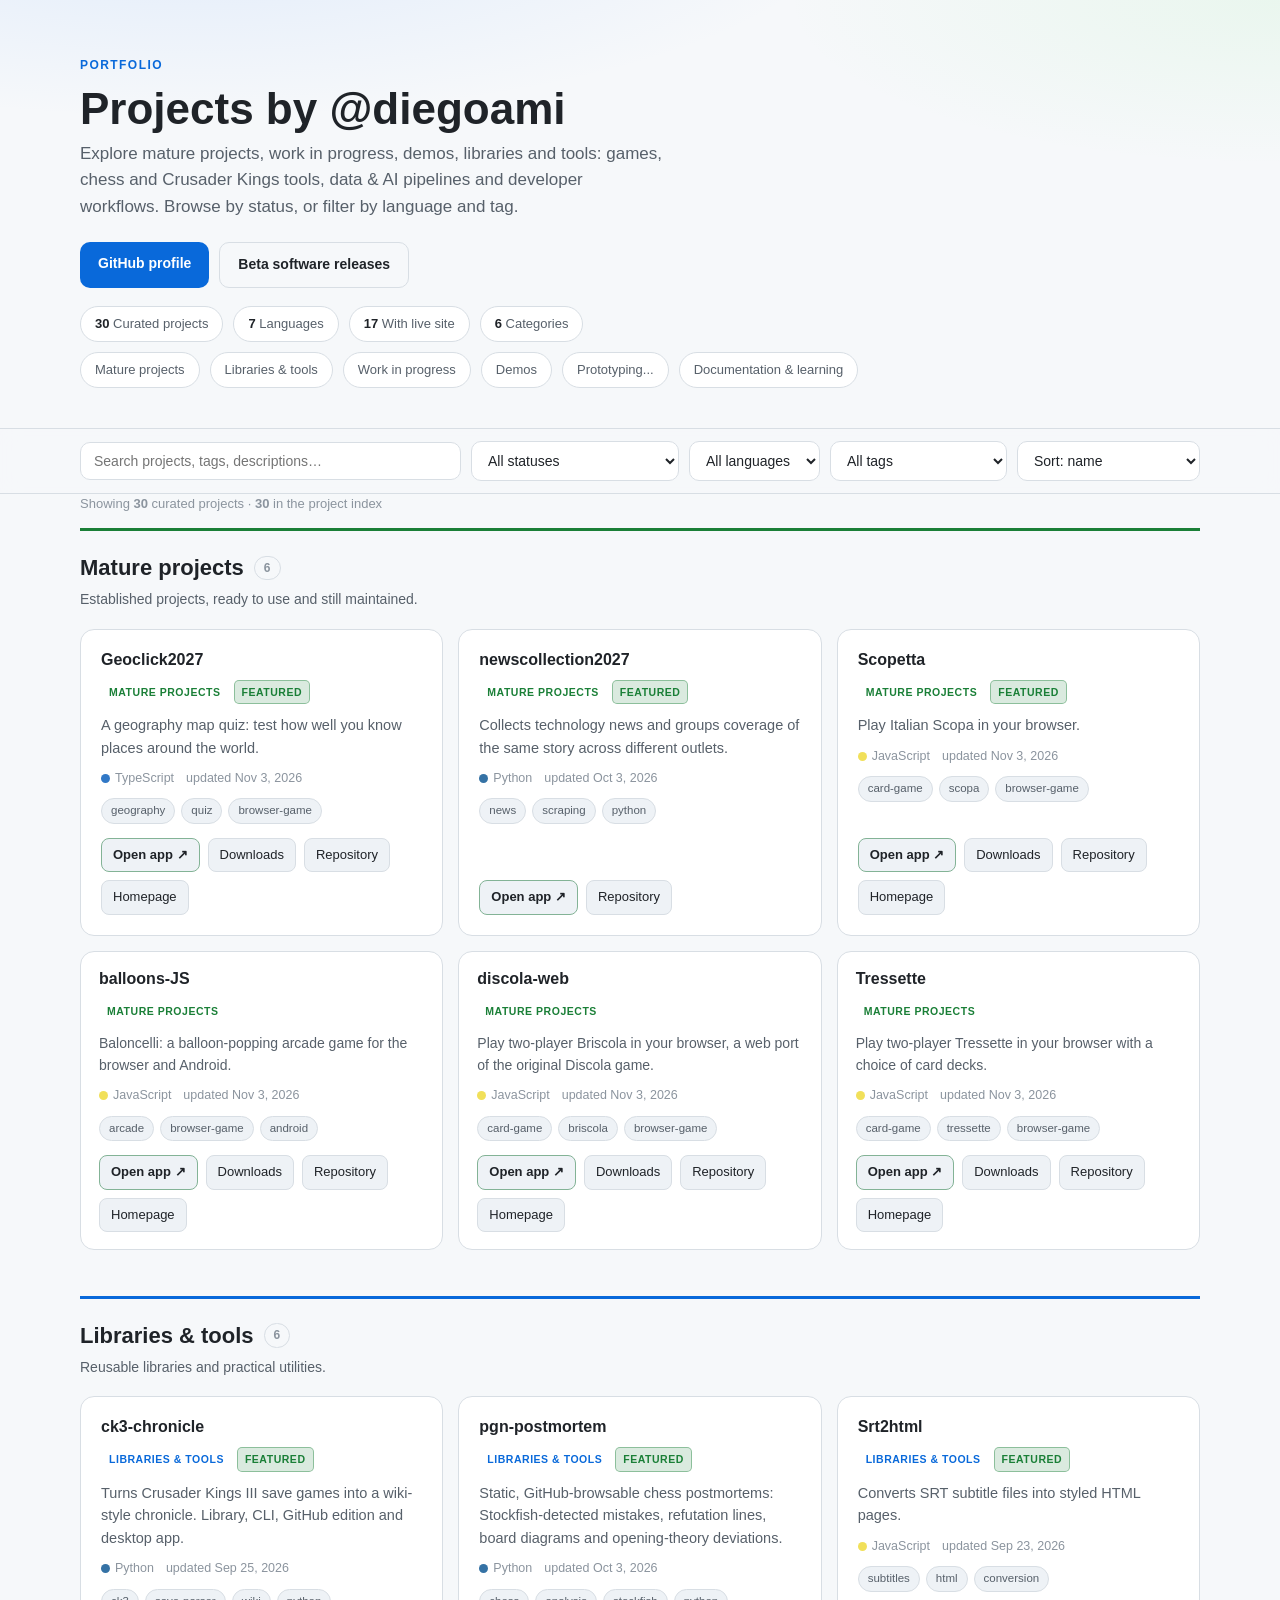
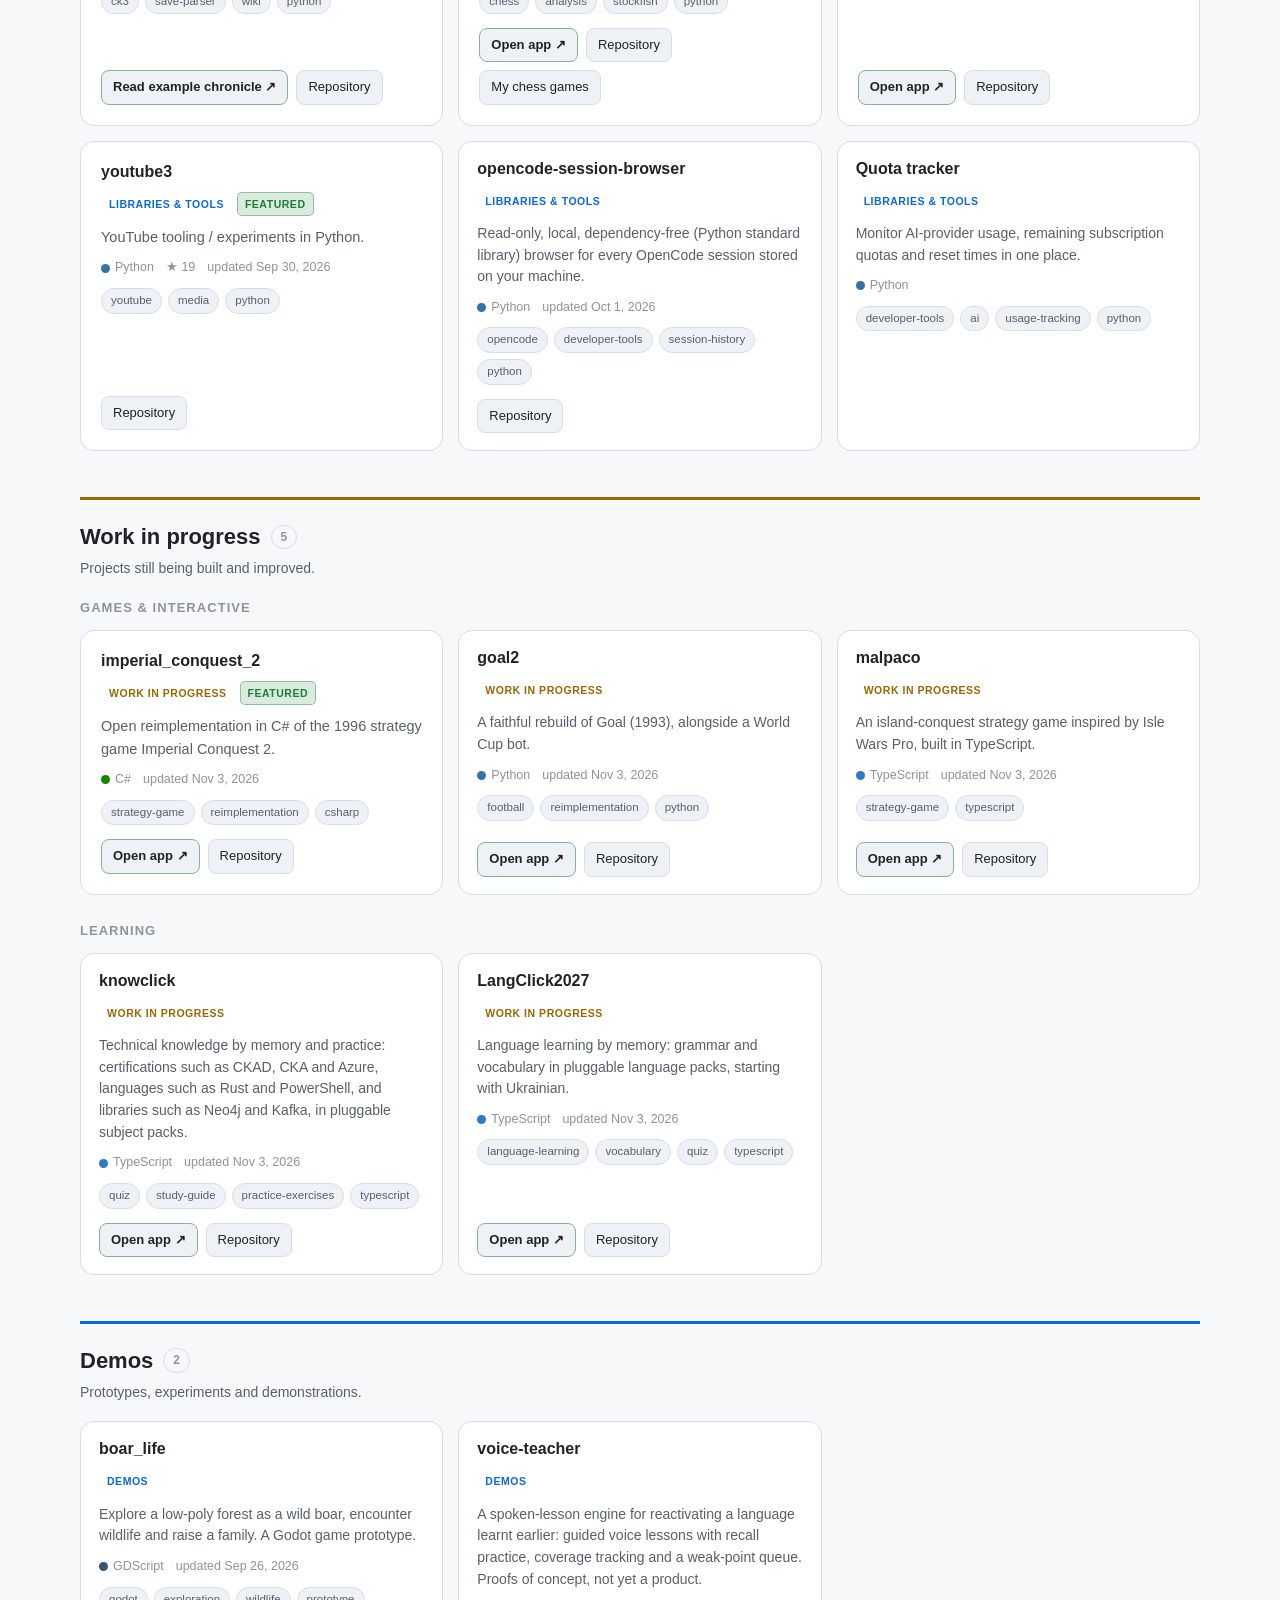
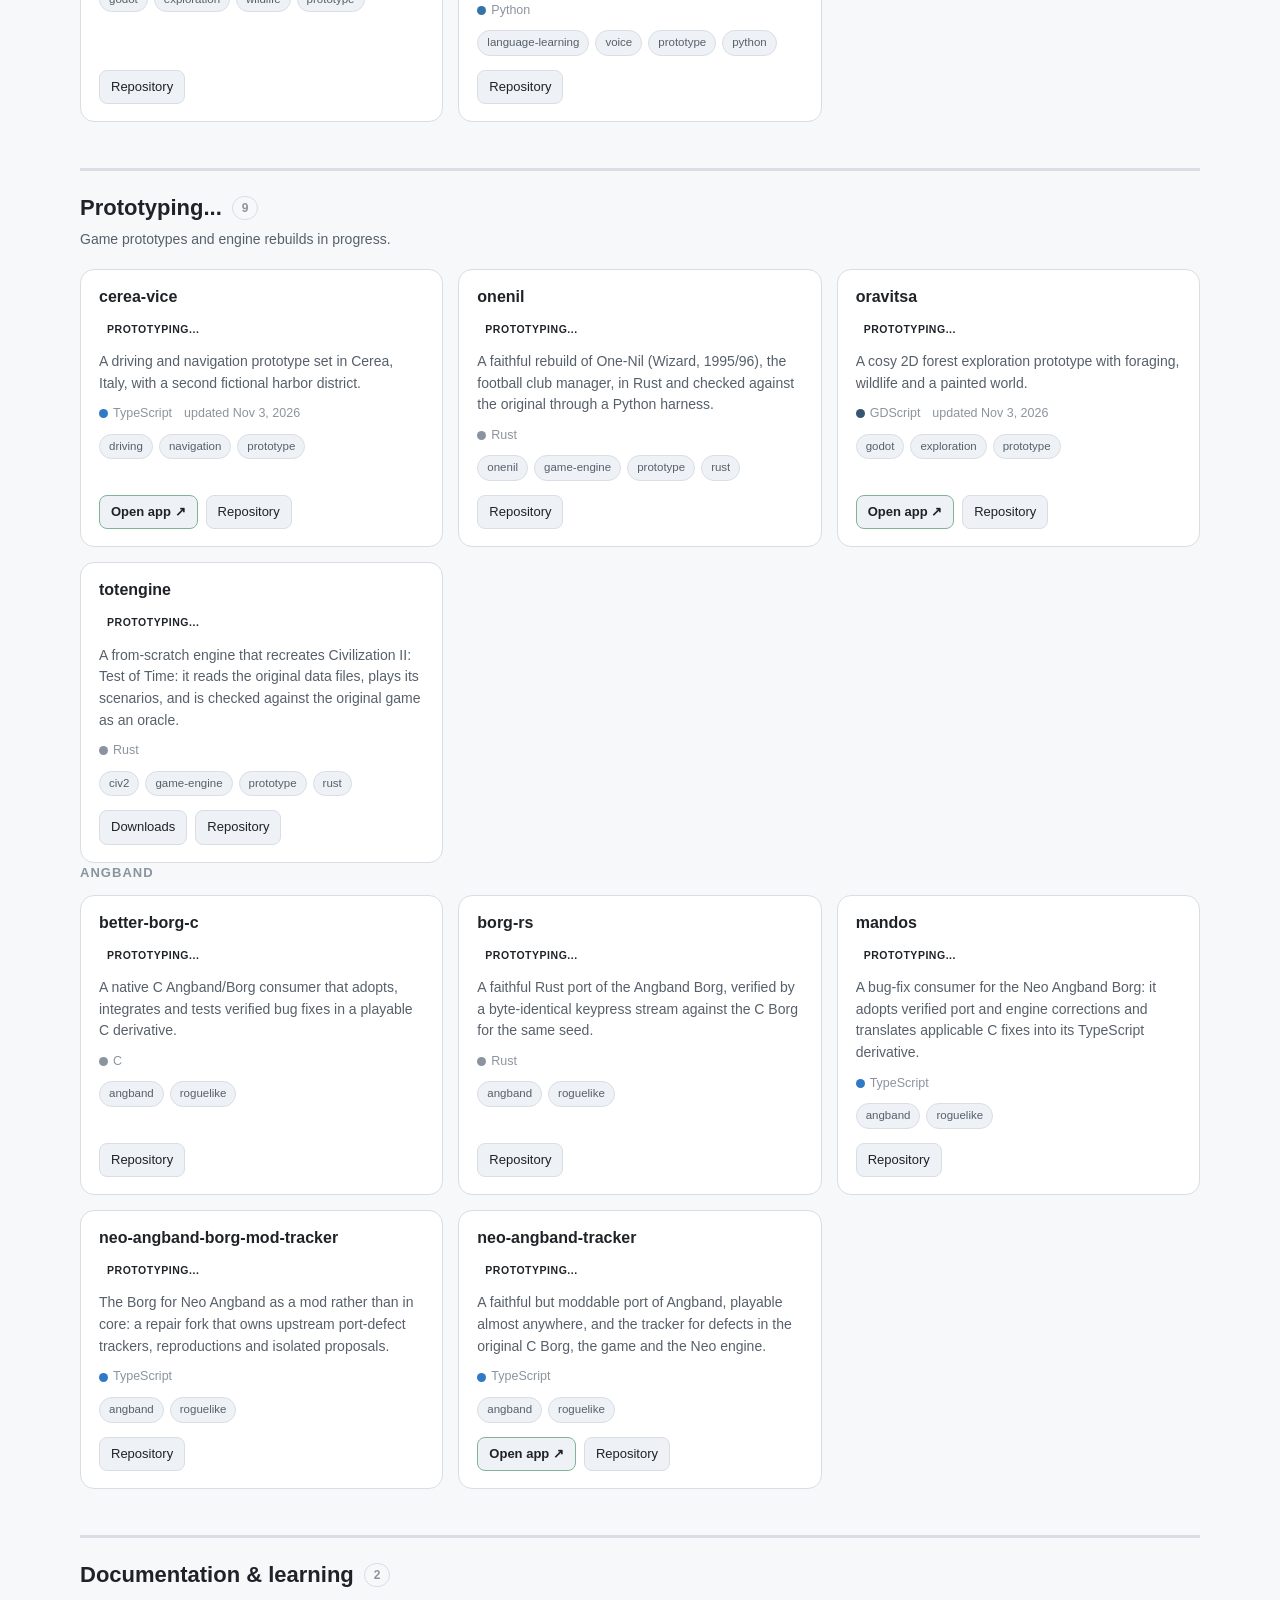
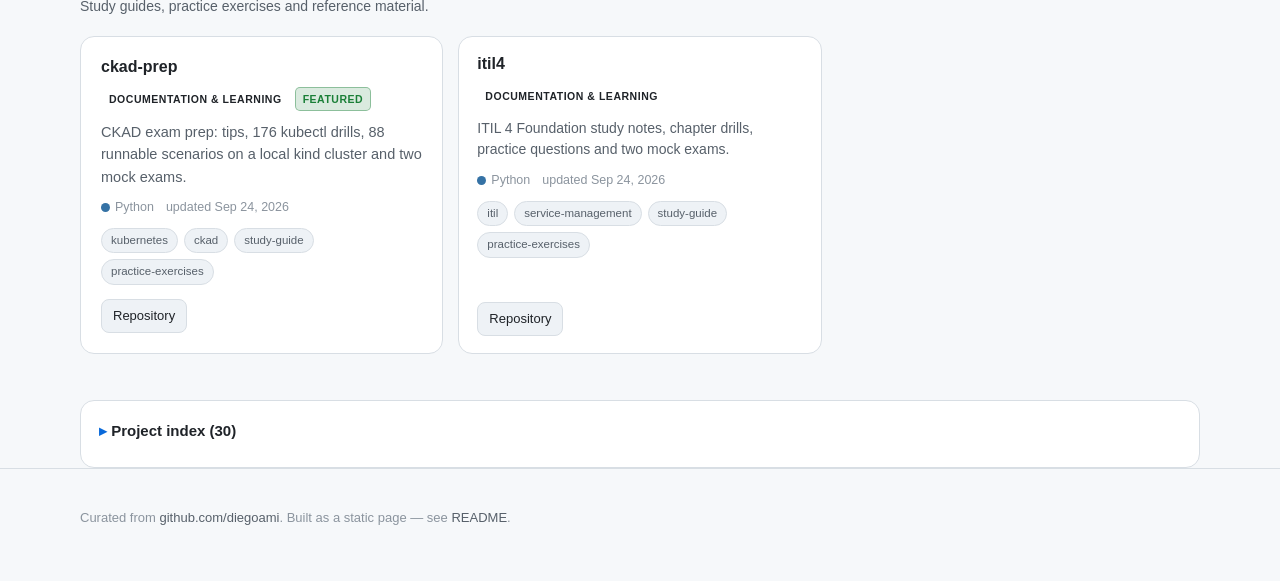
<file: index.html>
<!doctype html>
<html lang="en">
<head>
  <meta charset="utf-8" />
  <meta name="viewport" content="width=device-width, initial-scale=1" />
  <title>diegoami — Projects & Portfolio</title>
  <meta name="description" content="A curated overview of open-source projects by diegoami: games, chess tooling, Crusader Kings utilities, AI/data pipelines, DevOps prep and developer tooling." />
  <meta name="author" content="diegoami" />
  <meta property="og:title" content="diegoami — Projects & Portfolio" />
  <meta property="og:description" content="Curated open-source projects: games, chess tooling, Crusader Kings utilities, AI/data pipelines and developer tooling." />
  <meta property="og:type" content="website" />
  <link rel="stylesheet" href="assets/styles.css" />
  <script>window.__SITE_MODE__ = "public";</script>
</head>
<body>
  <header class="hero">
    <div class="wrap hero-inner">
      <div class="eyebrow">Portfolio</div>
      <h1>Projects by @diegoami</h1>
      <p class="lead">
        Explore mature projects, work in progress, demos, libraries and tools: games, chess and
        Crusader&nbsp;Kings tools, data &amp; AI pipelines and developer workflows.
        Browse by status, or filter by language and tag.
      </p>
      <div class="hero-actions">
        <a class="btn" href="https://github.com/diegoami" target="_blank" rel="noopener">GitHub profile</a>
        <a class="btn ghost" href="releases.html">Beta software releases</a>
      </div>
      <div class="stats" id="stats"></div>
      <nav class="stats" id="nav" style="margin-top:10px" aria-label="Project categories"></nav>
    </div>
  </header>

  <div class="controls">
    <div class="wrap controls-inner">
      <input id="search" type="search" placeholder="Search projects, tags, descriptions…" aria-label="Search projects" />
      <select id="statusFilter" aria-label="Filter by project status"></select>
      <select id="langFilter" aria-label="Filter by language"></select>
      <select id="tagFilter" aria-label="Filter by tag"></select>
      <select id="sortFilter" aria-label="Sort">
        <option value="name">Sort: name</option>
        <option value="pushed">Sort: recently updated</option>
        <option value="stars">Sort: stars</option>
      </select>
    </div>
  </div>

  <main class="wrap">
    <div id="app"></div>
  </main>

  <footer>
    <div class="wrap">
      <p>
        Curated from <a href="https://github.com/diegoami" target="_blank" rel="noopener">github.com/diegoami</a>.
        Built as a static page — see <a href="README.md">README</a>.
      </p>
    </div>
  </footer>

  <script type="module" src="assets/app.js?v=20261107-subjects"></script>
</body>
</html>
</file>
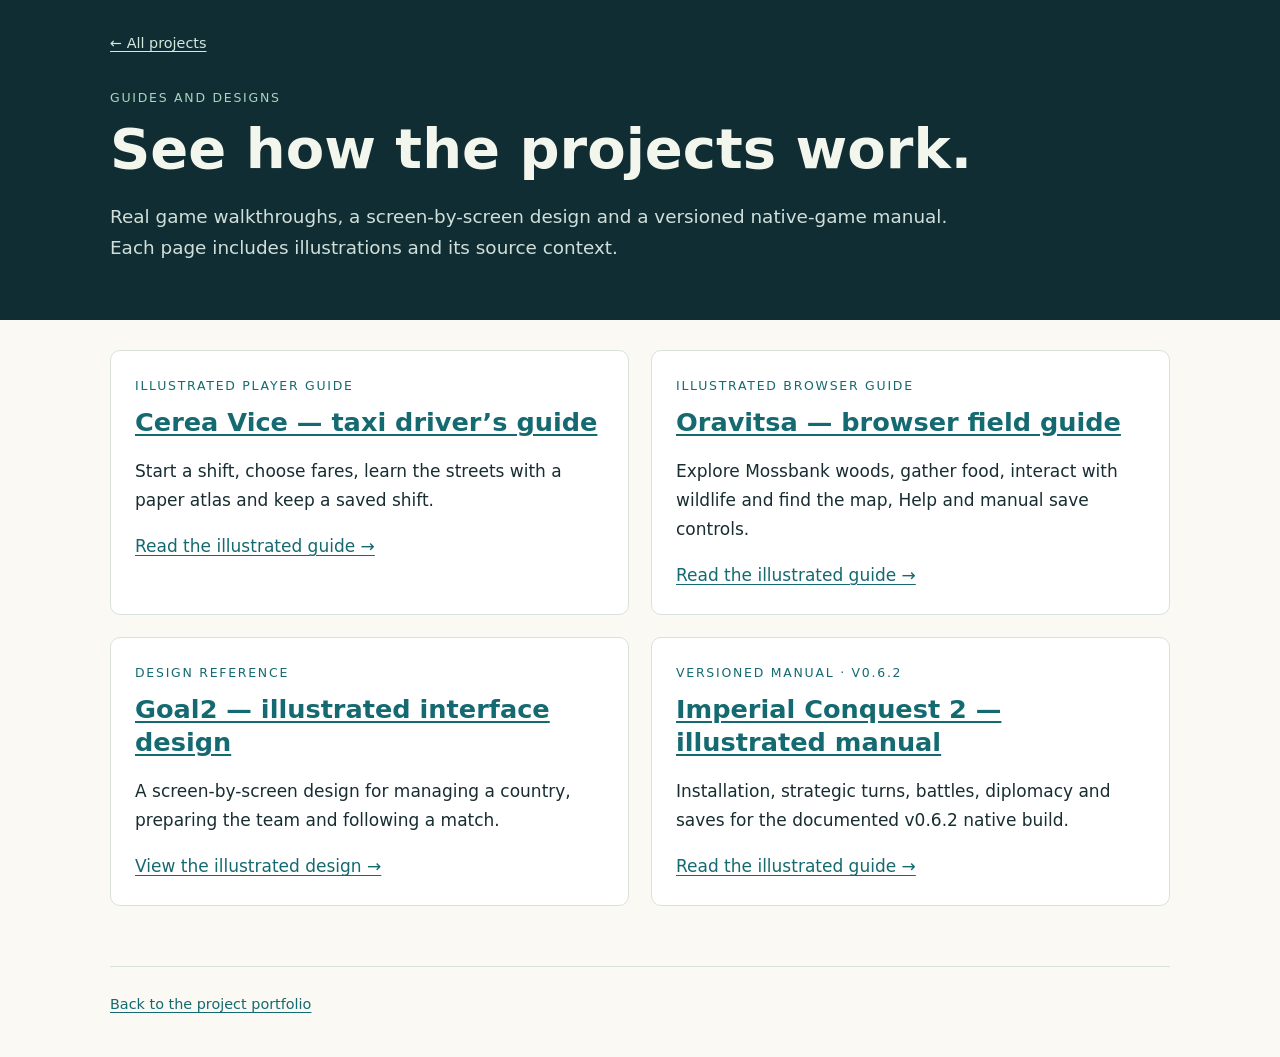
<file: guides/index.html>
<!doctype html><html lang="en"><head><meta charset="utf-8"><meta name="viewport" content="width=device-width,initial-scale=1"><title>Illustrated guides and designs — diegoami</title><link rel="stylesheet" href="guide.css"></head><body><header class="hero"><div class="wrap"><a class="back" href="../">← All projects</a><p class="eyebrow">Guides and designs</p><h1>See how the projects work.</h1><p class="lead">Real game walkthroughs, a screen-by-screen design and a versioned native-game manual. Each page includes illustrations and its source context.</p></div></header><main class="wrap guide-grid"><article class="guide-card"><p class="eyebrow">Illustrated player guide</p><h2><a href="cerea-vice/">Cerea Vice — taxi driver’s guide</a></h2><p>Start a shift, choose fares, learn the streets with a paper atlas and keep a saved shift.</p><a href="cerea-vice/">Read the illustrated guide →</a></article><article class="guide-card"><p class="eyebrow">Illustrated browser guide</p><h2><a href="oravitsa/">Oravitsa — browser field guide</a></h2><p>Explore Mossbank woods, gather food, interact with wildlife and find the map, Help and manual save controls.</p><a href="oravitsa/">Read the illustrated guide →</a></article><article class="guide-card"><p class="eyebrow">Design reference</p><h2><a href="goal2/">Goal2 — illustrated interface design</a></h2><p>A screen-by-screen design for managing a country, preparing the team and following a match.</p><a href="goal2/">View the illustrated design →</a></article><article class="guide-card"><p class="eyebrow">Versioned manual · v0.6.2</p><h2><a href="imperial-conquest-2/">Imperial Conquest 2 — illustrated manual</a></h2><p>Installation, strategic turns, battles, diplomacy and saves for the documented v0.6.2 native build.</p><a href="imperial-conquest-2/">Read the illustrated guide →</a></article></main><footer class="wrap"><a href="../">Back to the project portfolio</a></footer></body></html>
</file>
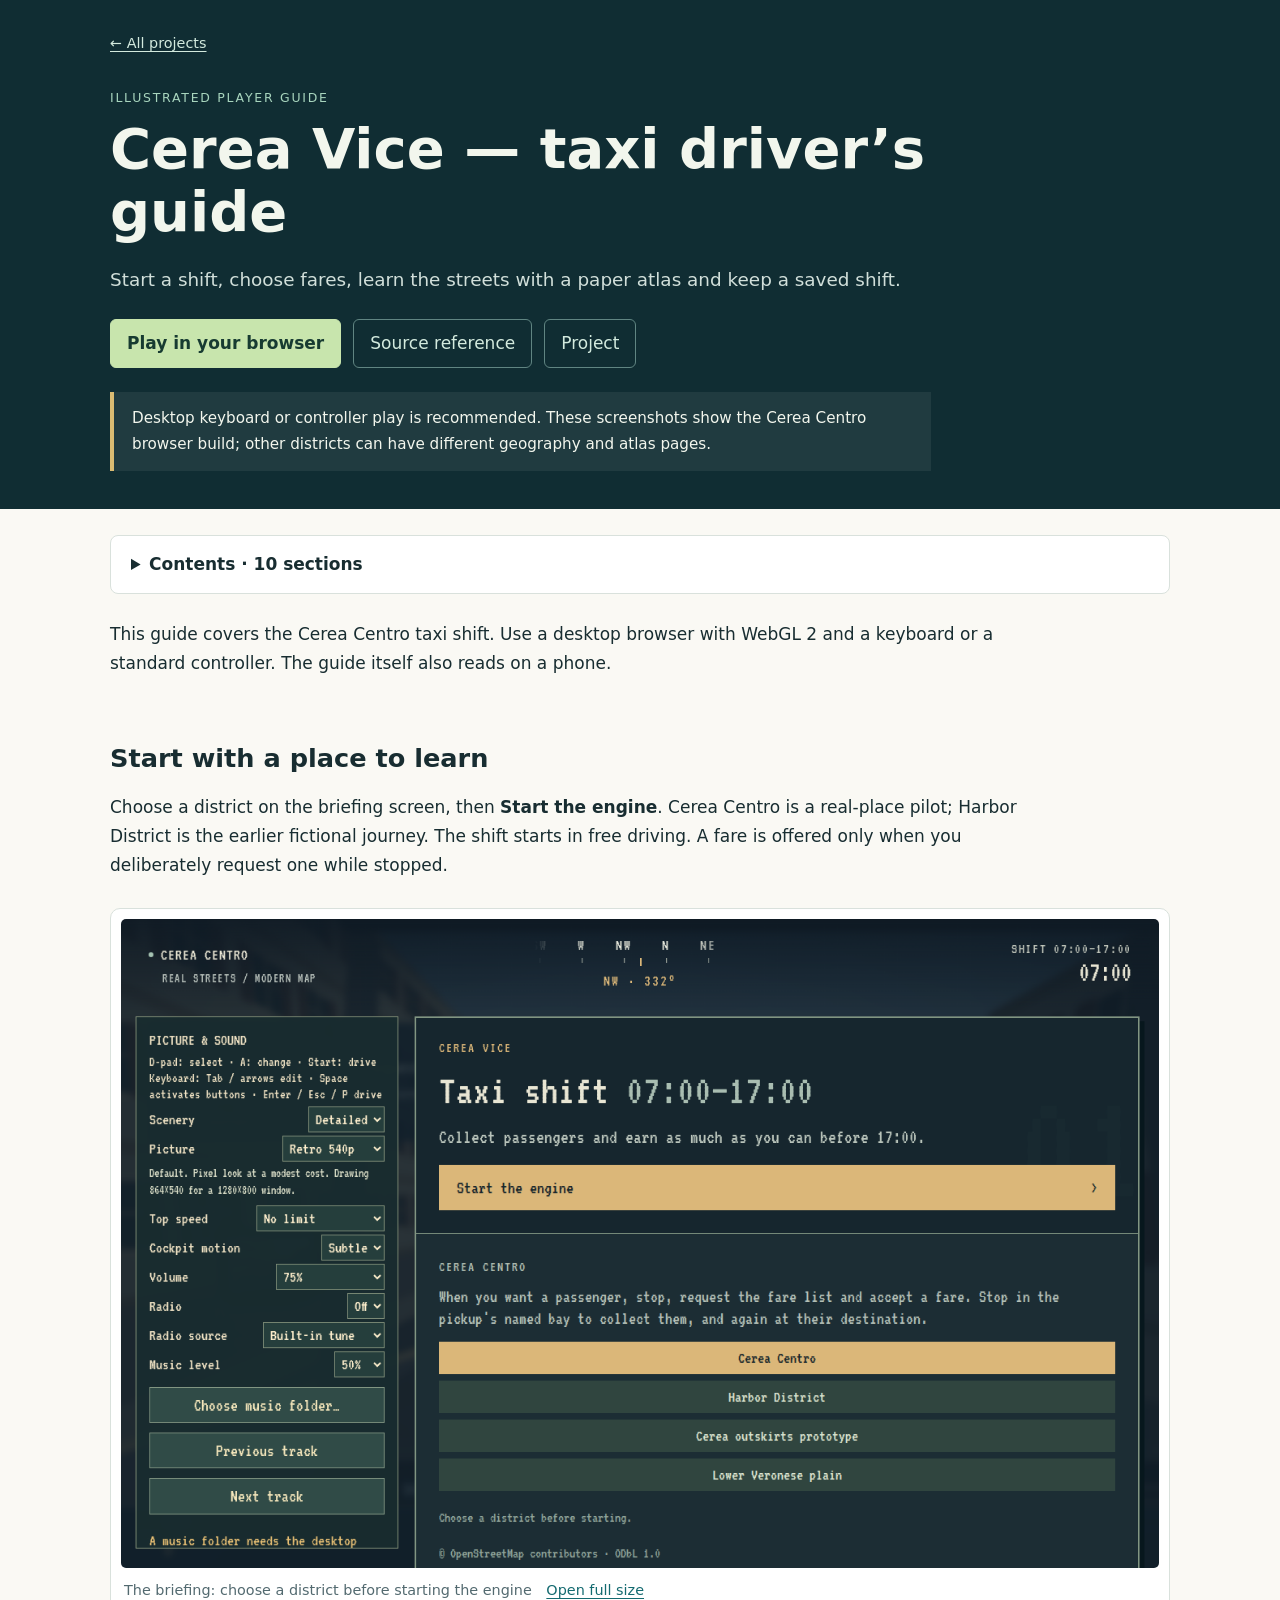
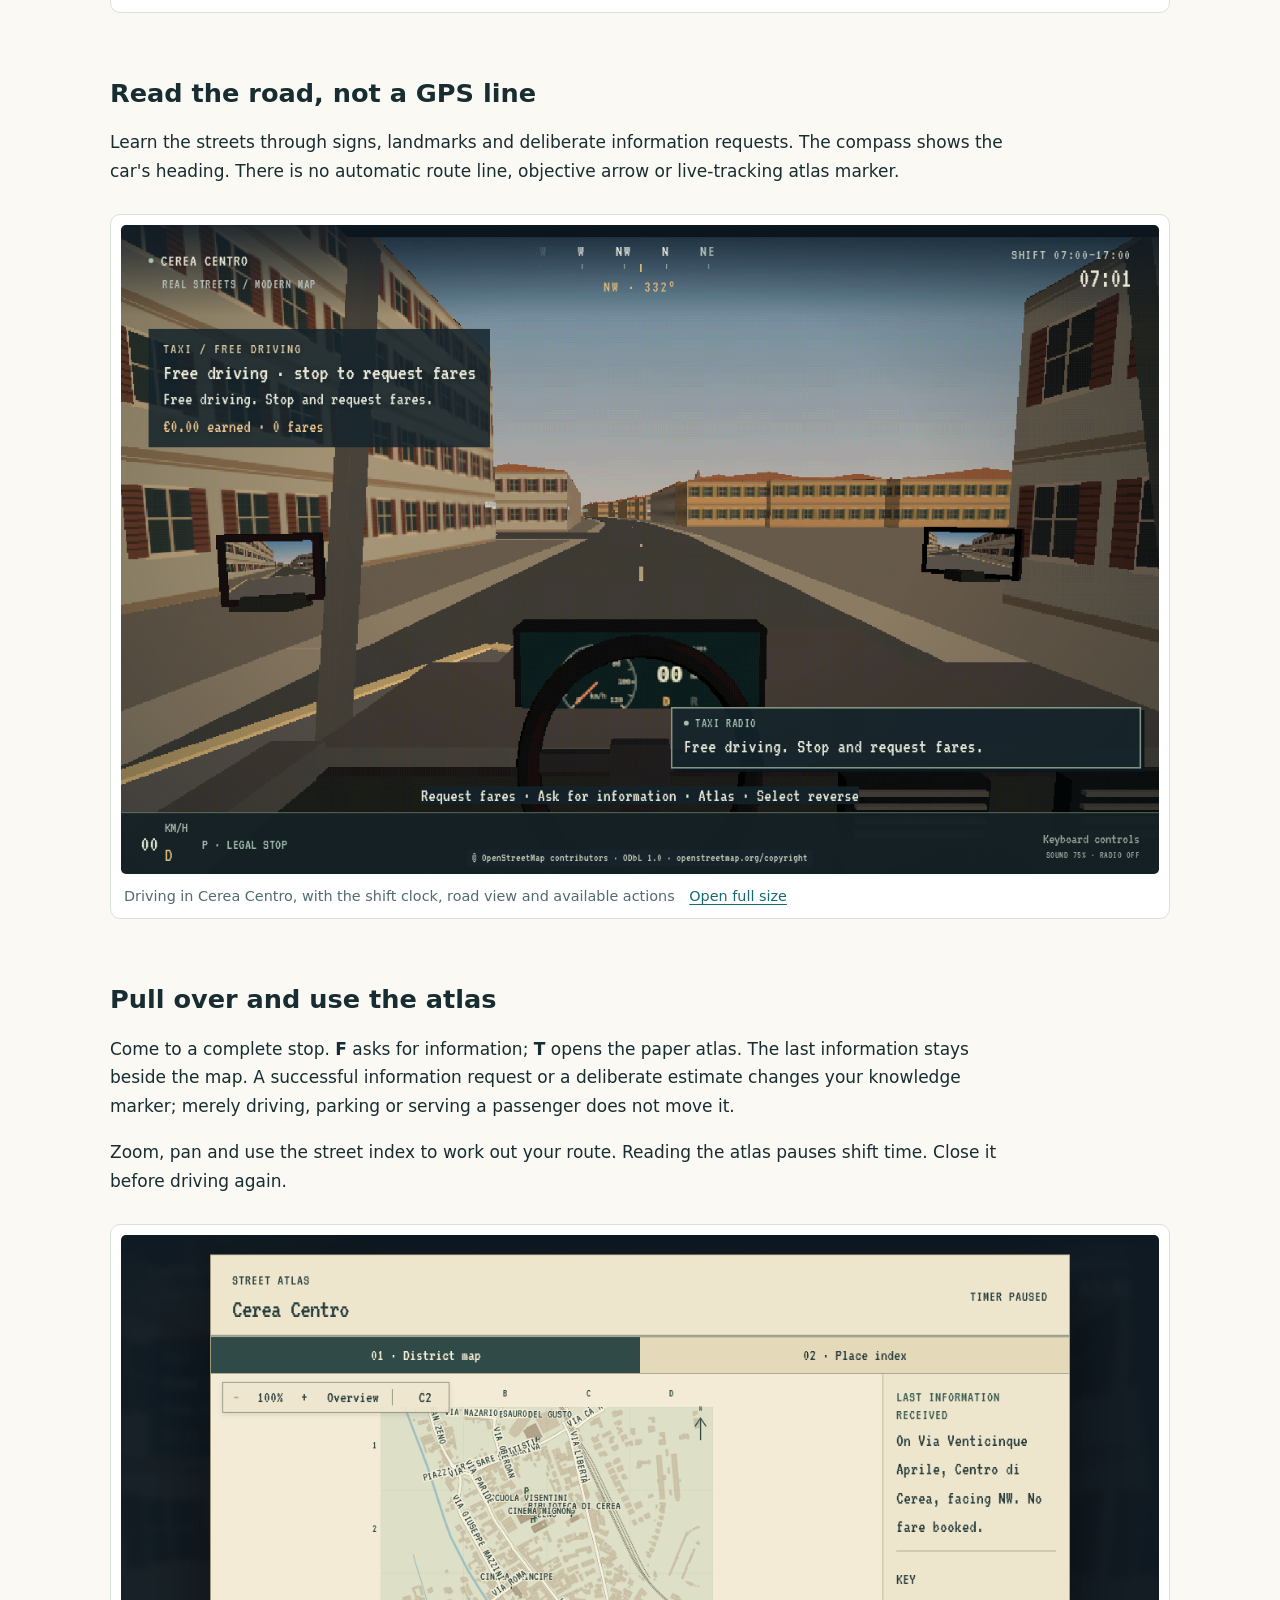
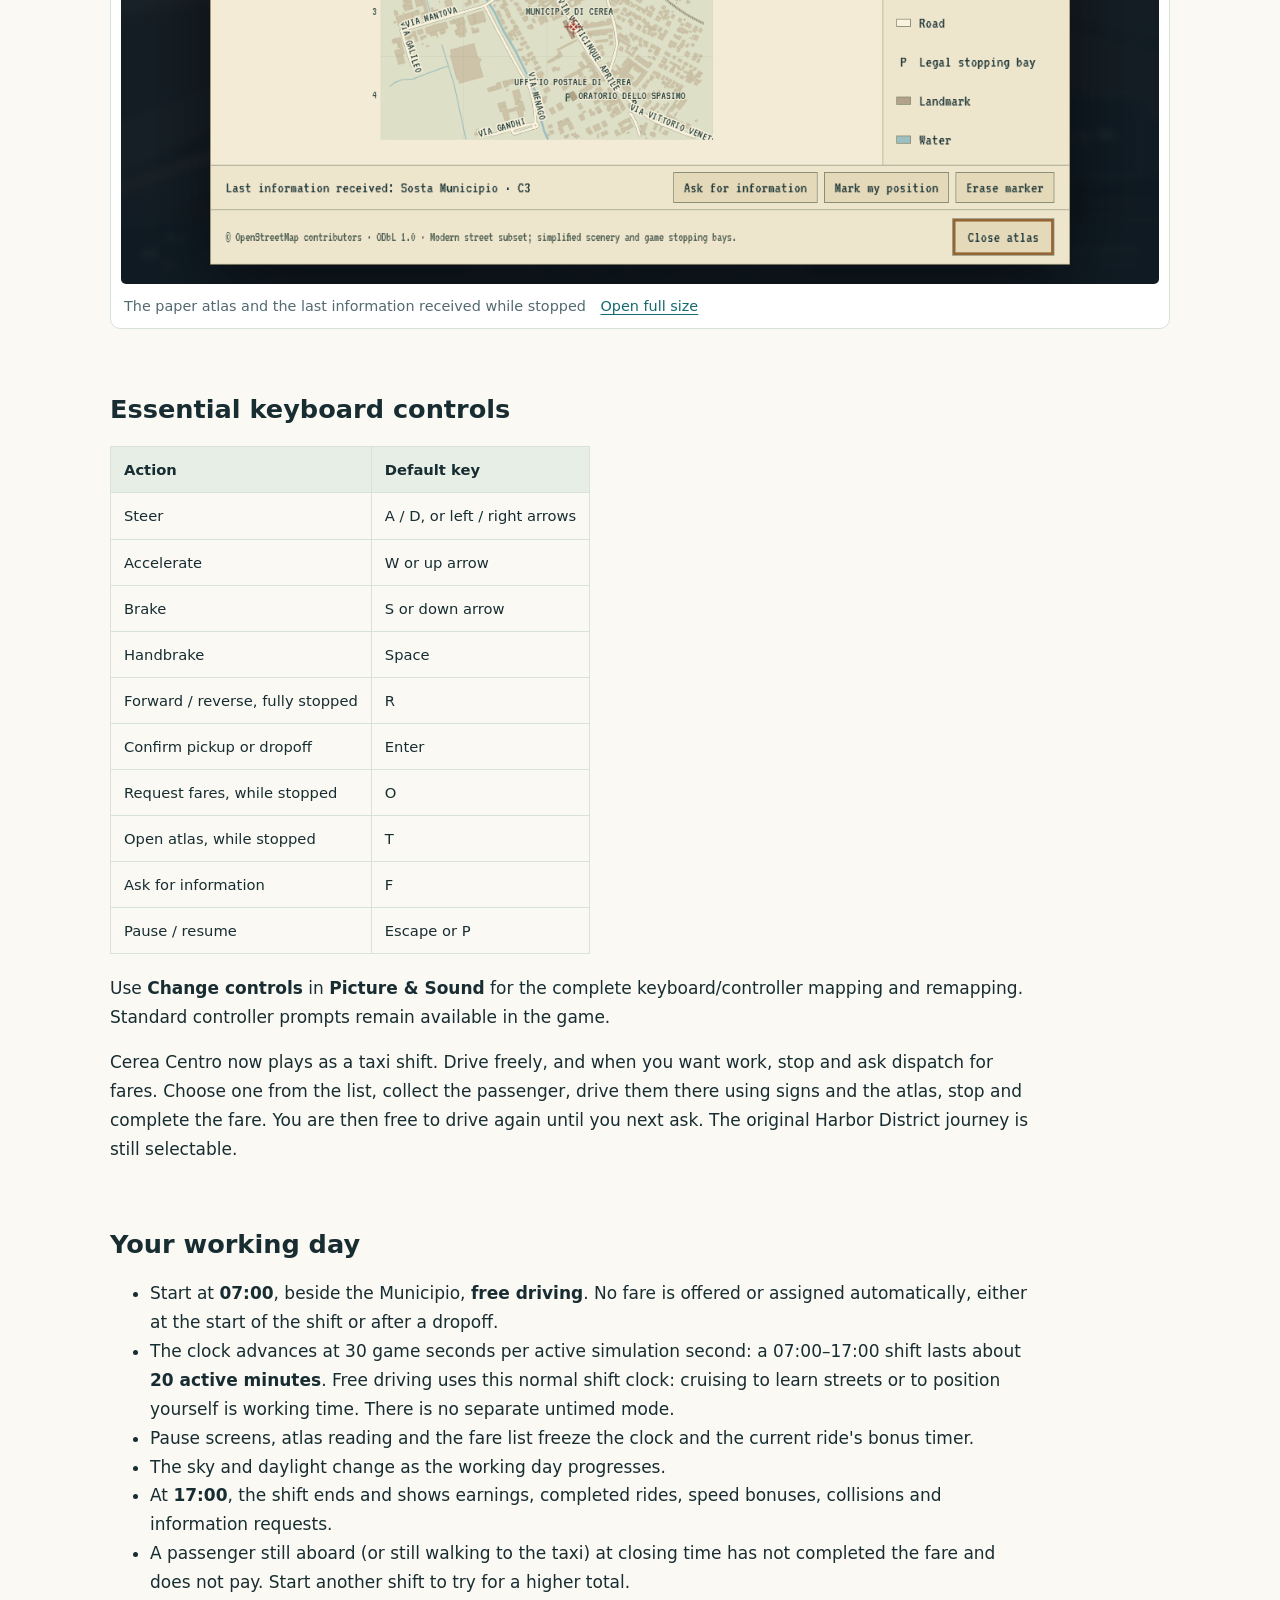
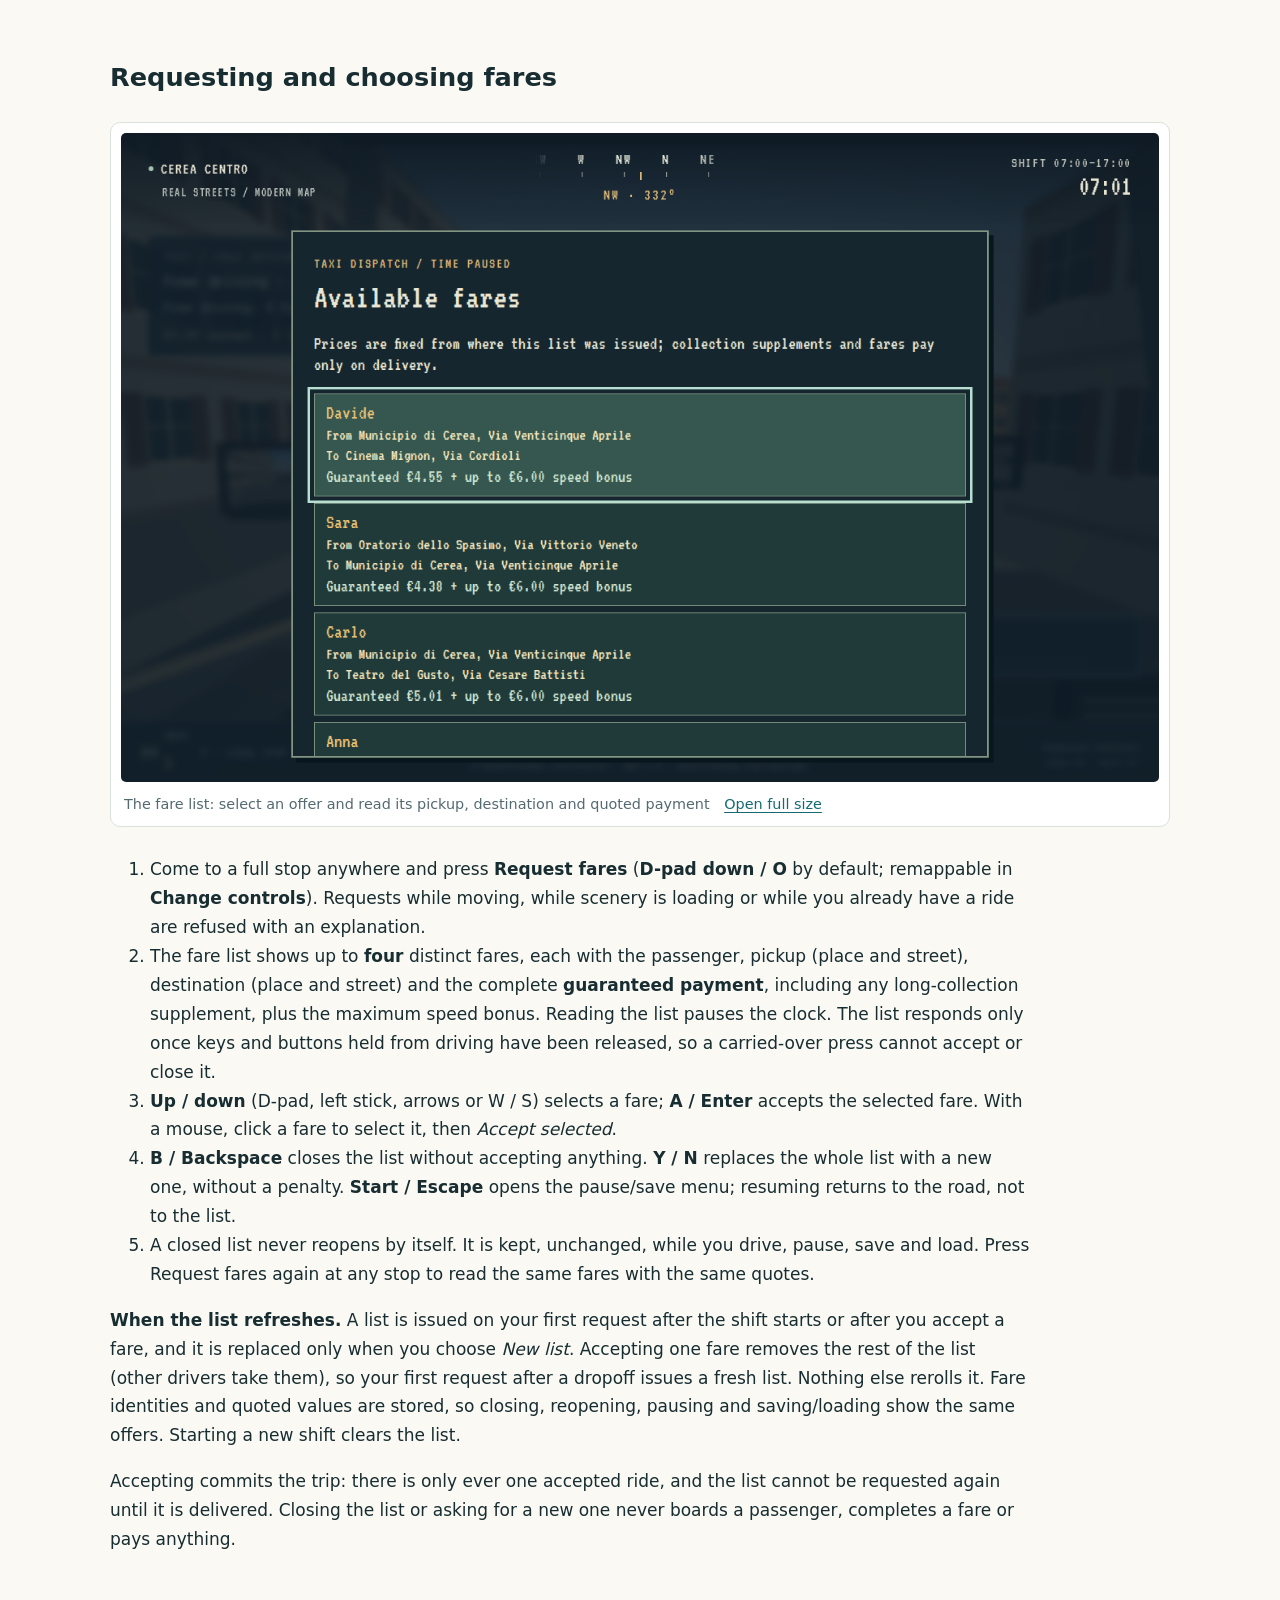
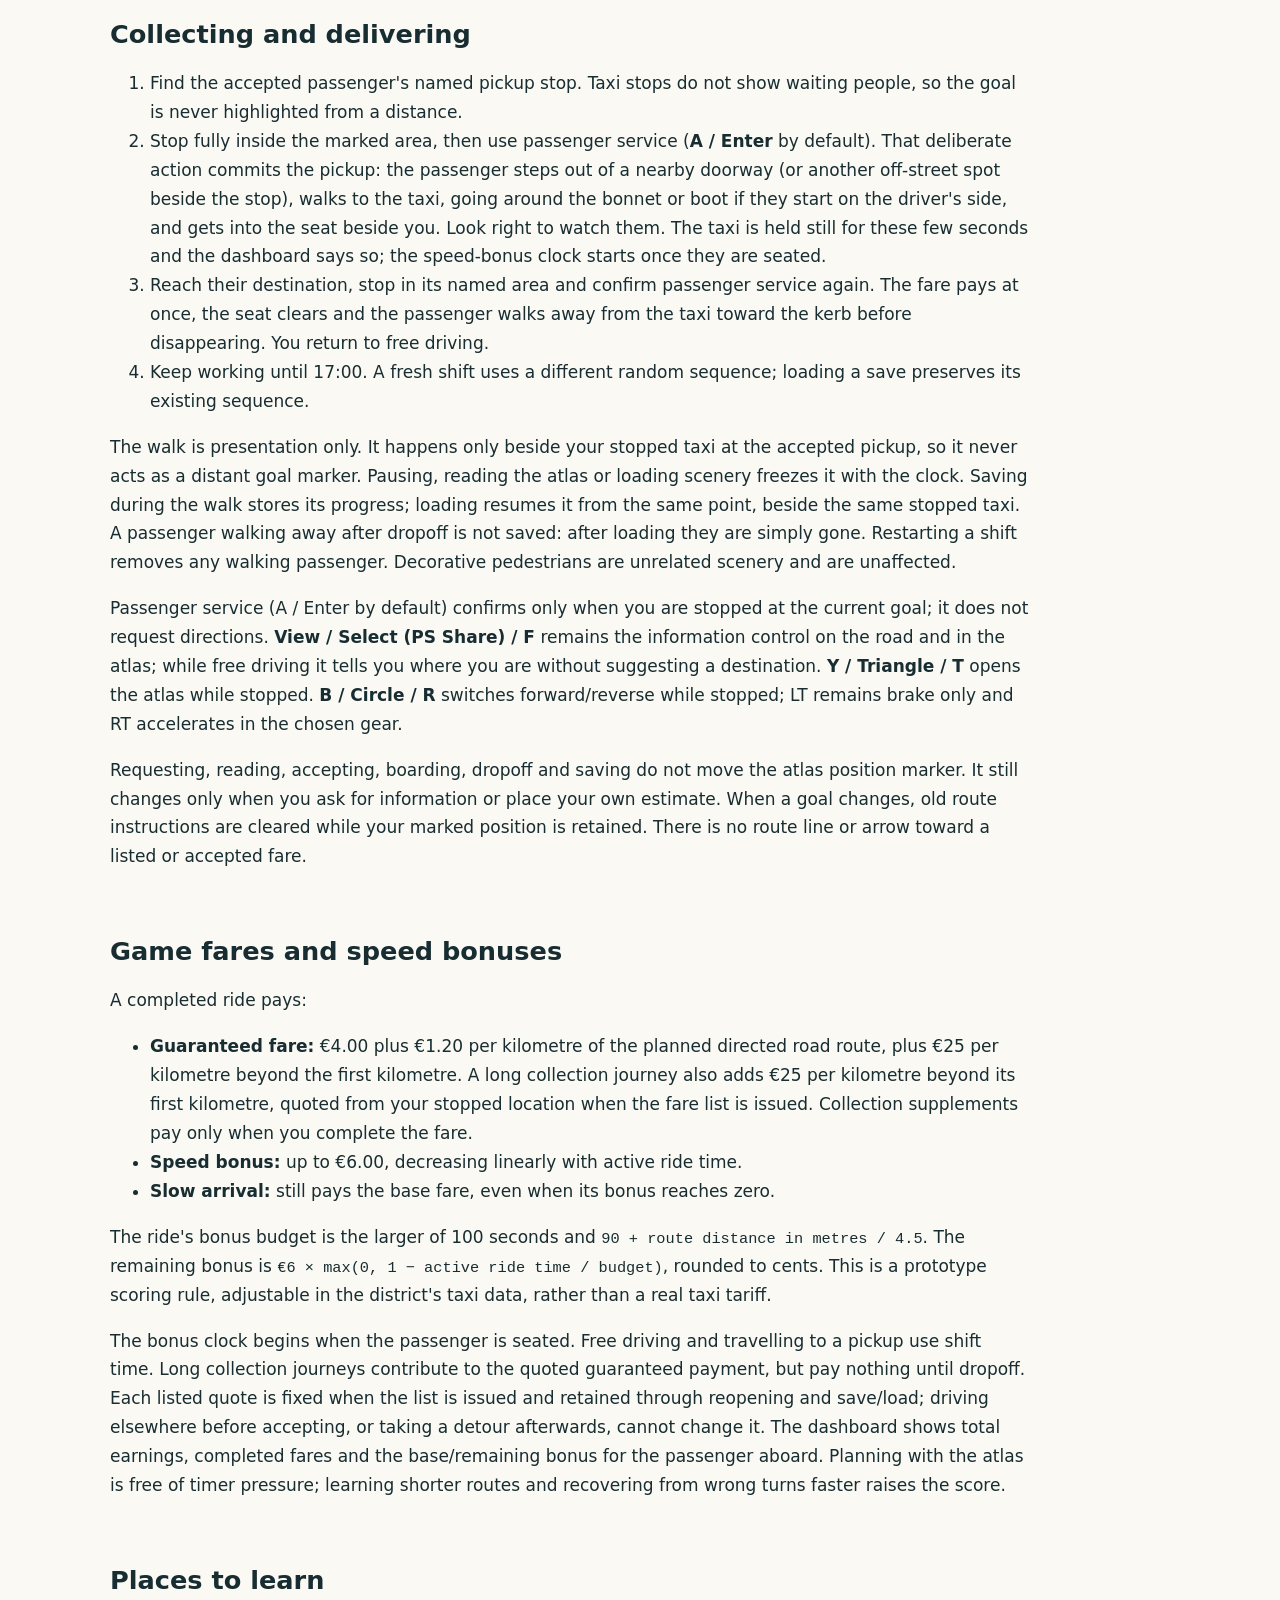
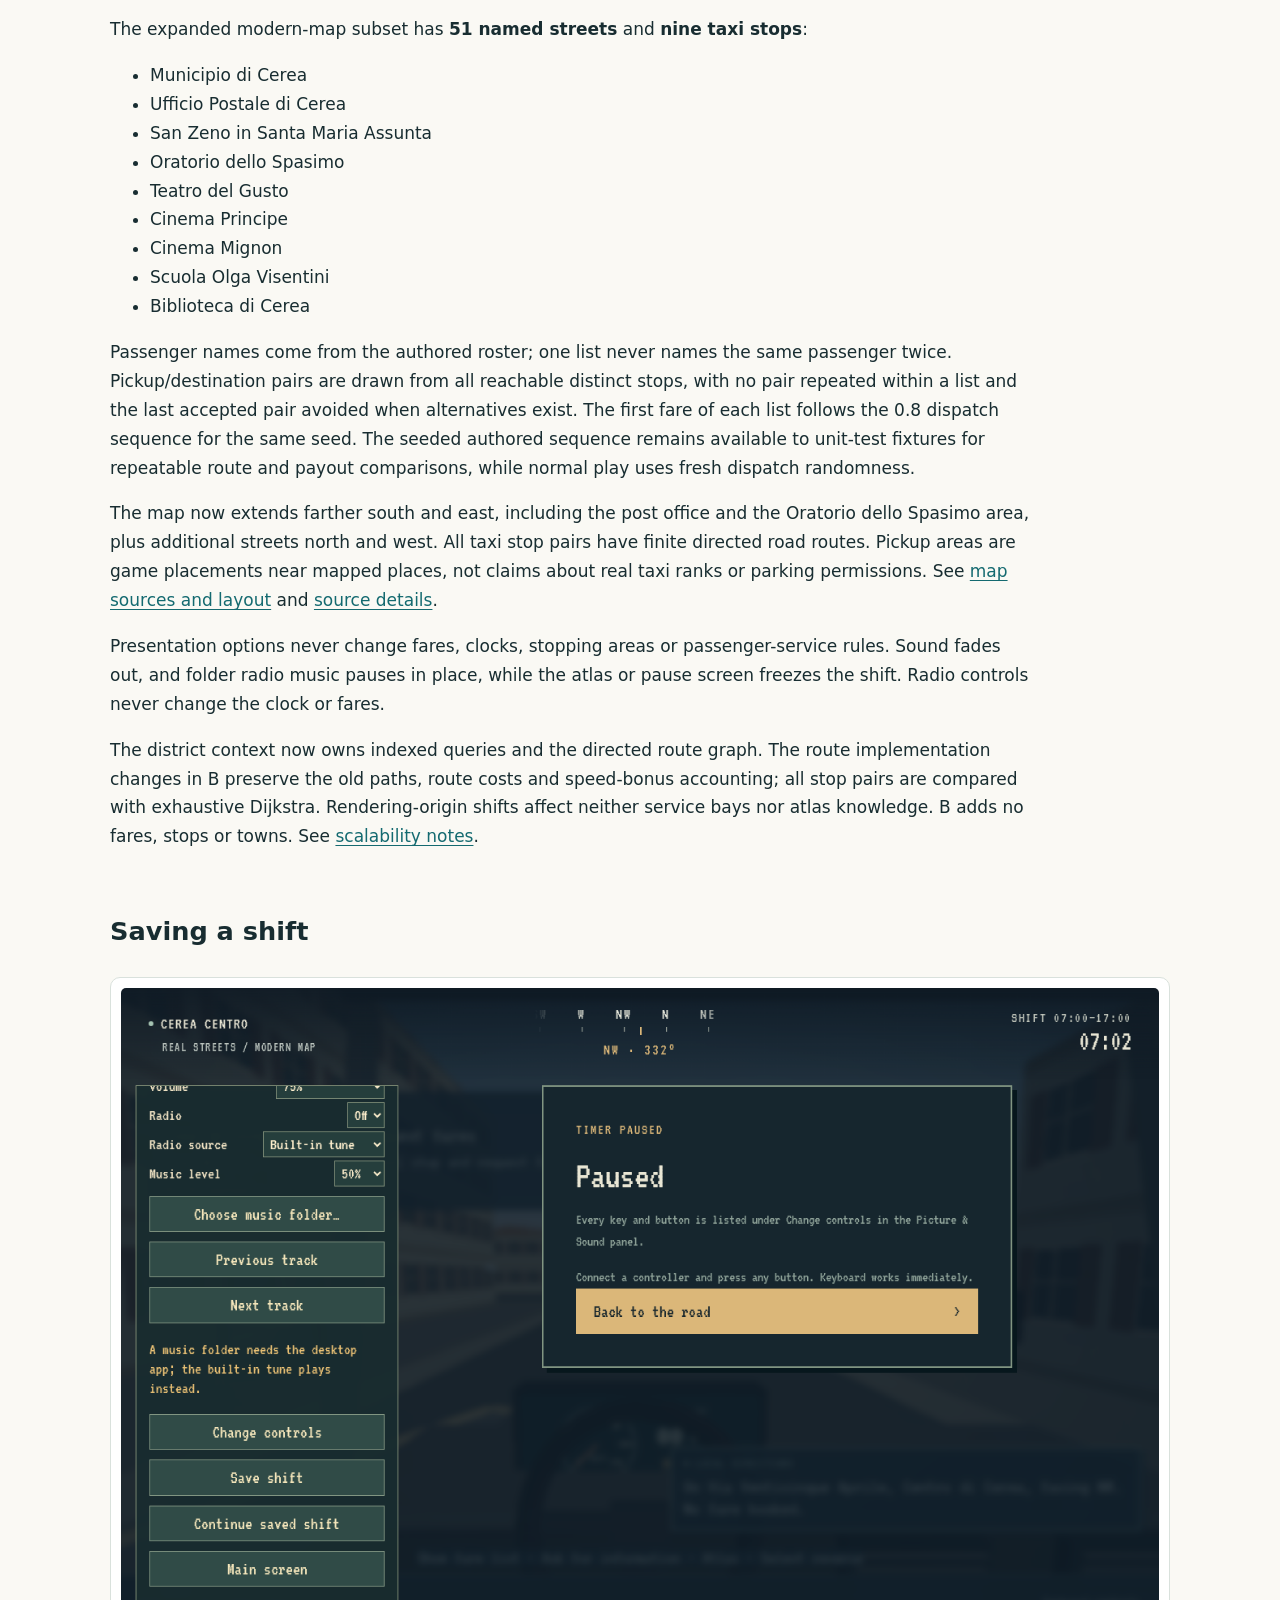
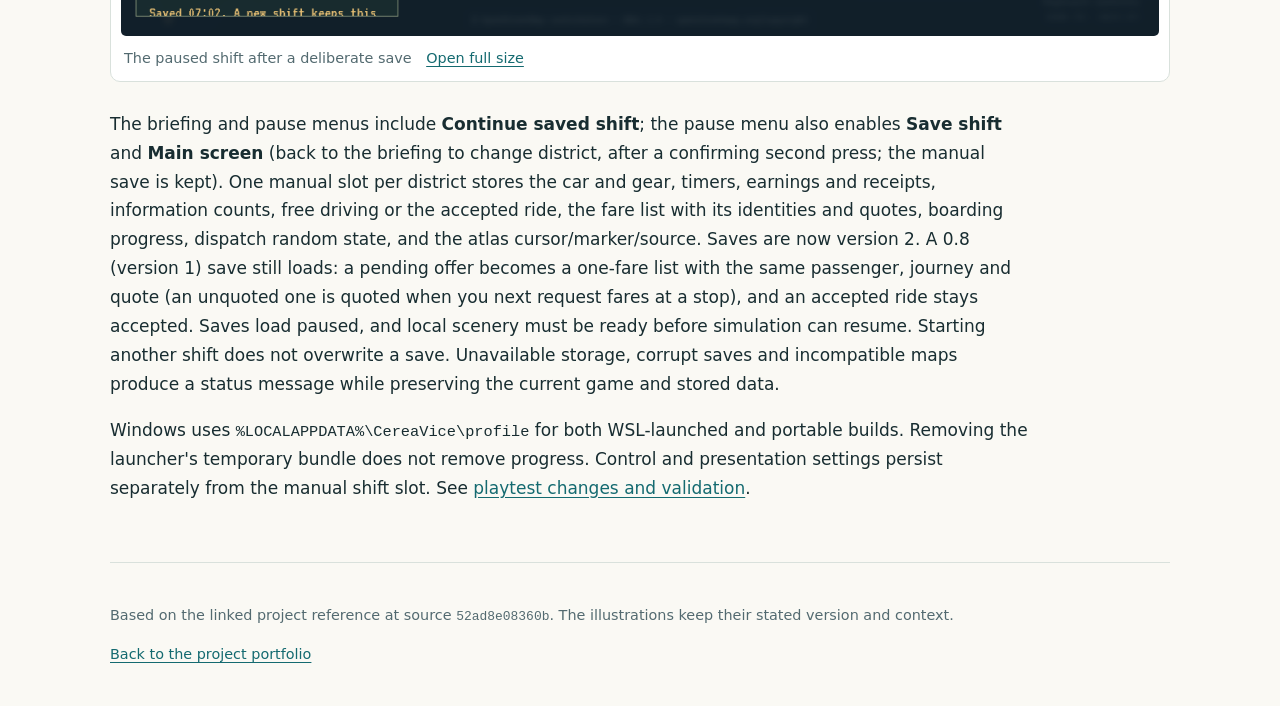
<file: guides/cerea-vice/index.html>
<!doctype html>
<html lang="en"><head><meta charset="utf-8"><meta name="viewport" content="width=device-width,initial-scale=1"><title>Cerea Vice — taxi driver’s guide — diegoami</title><meta name="description" content="Start a shift, choose fares, learn the streets with a paper atlas and keep a saved shift."><link rel="stylesheet" href="../guide.css"></head>
<body><header class="hero"><div class="wrap"><a class="back" href="../../">← All projects</a><p class="eyebrow">Illustrated player guide</p><h1>Cerea Vice — taxi driver’s guide</h1><p class="lead">Start a shift, choose fares, learn the streets with a paper atlas and keep a saved shift.</p><div class="actions"><a class="primary" href="https://diegoami.github.io/cerea-vice/">Play in your browser</a><a href="https://github.com/diegoami/cerea-vice/blob/52ad8e08360bd17552f5aab782c6fbca9c170fd4/TAXI.md">Source reference</a><a href="https://github.com/diegoami/cerea-vice">Project</a></div><aside class="notice">Desktop keyboard or controller play is recommended. These screenshots show the Cerea Centro browser build; other districts can have different geography and atlas pages.</aside></div></header>
<main class="wrap"><nav class="contents" aria-label="On this page"><details><summary>Contents · 10 sections</summary><ol><li class="level-2"><a href="#start-with-a-place-to-learn">Start with a place to learn</a></li><li class="level-2"><a href="#read-the-road-not-a-gps-line">Read the road, not a GPS line</a></li><li class="level-2"><a href="#pull-over-and-use-the-atlas">Pull over and use the atlas</a></li><li class="level-2"><a href="#essential-keyboard-controls">Essential keyboard controls</a></li><li class="level-2"><a href="#your-working-day">Your working day</a></li><li class="level-2"><a href="#requesting-and-choosing-fares">Requesting and choosing fares</a></li><li class="level-2"><a href="#collecting-and-delivering">Collecting and delivering</a></li><li class="level-2"><a href="#game-fares-and-speed-bonuses">Game fares and speed bonuses</a></li><li class="level-2"><a href="#places-to-learn">Places to learn</a></li><li class="level-2"><a href="#saving-a-shift">Saving a shift</a></li></ol></details></nav><article class="prose"><p>This guide covers the Cerea Centro taxi shift. Use a desktop browser with WebGL 2 and a keyboard or a standard controller. The guide itself also reads on a phone.</p>
<h2 id="start-with-a-place-to-learn">Start with a place to learn</h2>
<p>Choose a district on the briefing screen, then <strong>Start the engine</strong>. Cerea Centro is a real-place pilot; Harbor District is the earlier fictional journey. The shift starts in free driving. A fare is offered only when you deliberately request one while stopped.</p>
<figure><a href="images/briefing.png" target="_blank" rel="noopener"><img src="images/briefing.png" loading="lazy" alt="The briefing: choose a district before starting the engine"></a><figcaption>The briefing: choose a district before starting the engine <a href="images/briefing.png" target="_blank" rel="noopener">Open full size</a></figcaption></figure>
<h2 id="read-the-road-not-a-gps-line">Read the road, not a GPS line</h2>
<p>Learn the streets through signs, landmarks and deliberate information requests. The compass shows the car&#39;s heading. There is no automatic route line, objective arrow or live-tracking atlas marker.</p>
<figure><a href="images/driving.png" target="_blank" rel="noopener"><img src="images/driving.png" loading="lazy" alt="Driving in Cerea Centro, with the shift clock, road view and available actions"></a><figcaption>Driving in Cerea Centro, with the shift clock, road view and available actions <a href="images/driving.png" target="_blank" rel="noopener">Open full size</a></figcaption></figure>
<h2 id="pull-over-and-use-the-atlas">Pull over and use the atlas</h2>
<p>Come to a complete stop. <strong>F</strong> asks for information; <strong>T</strong> opens the paper atlas. The last information stays beside the map. A successful information request or a deliberate estimate changes your knowledge marker; merely driving, parking or serving a passenger does not move it.</p>
<p>Zoom, pan and use the street index to work out your route. Reading the atlas pauses shift time. Close it before driving again.</p>
<figure><a href="images/atlas.png" target="_blank" rel="noopener"><img src="images/atlas.png" loading="lazy" alt="The paper atlas and the last information received while stopped"></a><figcaption>The paper atlas and the last information received while stopped <a href="images/atlas.png" target="_blank" rel="noopener">Open full size</a></figcaption></figure>
<h2 id="essential-keyboard-controls">Essential keyboard controls</h2>
<table>
<thead>
<tr>
<th>Action</th>
<th>Default key</th>
</tr>
</thead>
<tbody><tr>
<td>Steer</td>
<td>A / D, or left / right arrows</td>
</tr>
<tr>
<td>Accelerate</td>
<td>W or up arrow</td>
</tr>
<tr>
<td>Brake</td>
<td>S or down arrow</td>
</tr>
<tr>
<td>Handbrake</td>
<td>Space</td>
</tr>
<tr>
<td>Forward / reverse, fully stopped</td>
<td>R</td>
</tr>
<tr>
<td>Confirm pickup or dropoff</td>
<td>Enter</td>
</tr>
<tr>
<td>Request fares, while stopped</td>
<td>O</td>
</tr>
<tr>
<td>Open atlas, while stopped</td>
<td>T</td>
</tr>
<tr>
<td>Ask for information</td>
<td>F</td>
</tr>
<tr>
<td>Pause / resume</td>
<td>Escape or P</td>
</tr>
</tbody></table>
<p>Use <strong>Change controls</strong> in <strong>Picture &amp; Sound</strong> for the complete keyboard/controller mapping and remapping. Standard controller prompts remain available in the game.</p>
<p>Cerea Centro now plays as a taxi shift. Drive freely, and when you want work, stop and ask dispatch for fares. Choose one from the list, collect the passenger, drive them there using signs and the atlas, stop and complete the fare. You are then free to drive again until you next ask. The original Harbor District journey is still selectable.</p>
<h2 id="your-working-day">Your working day</h2>
<ul>
<li>Start at <strong>07:00</strong>, beside the Municipio, <strong>free driving</strong>. No fare is offered or assigned automatically, either at the start of the shift or after a dropoff.</li>
<li>The clock advances at 30 game seconds per active simulation second: a 07:00–17:00 shift lasts about <strong>20 active minutes</strong>. Free driving uses this normal shift clock: cruising to learn streets or to position yourself is working time. There is no separate untimed mode.</li>
<li>Pause screens, atlas reading and the fare list freeze the clock and the current ride&#39;s bonus timer.</li>
<li>The sky and daylight change as the working day progresses.</li>
<li>At <strong>17:00</strong>, the shift ends and shows earnings, completed rides, speed bonuses, collisions and information requests.</li>
<li>A passenger still aboard (or still walking to the taxi) at closing time has not completed the fare and does not pay. Start another shift to try for a higher total.</li>
</ul>
<h2 id="requesting-and-choosing-fares">Requesting and choosing fares</h2>
<figure><a href="images/fares.png" target="_blank" rel="noopener"><img src="images/fares.png" loading="lazy" alt="The fare list: select an offer and read its pickup, destination and quoted payment"></a><figcaption>The fare list: select an offer and read its pickup, destination and quoted payment <a href="images/fares.png" target="_blank" rel="noopener">Open full size</a></figcaption></figure>
<ol>
<li>Come to a full stop anywhere and press <strong>Request fares</strong> (<strong>D-pad down / O</strong> by default; remappable in <strong>Change controls</strong>). Requests while moving, while scenery is loading or while you already have a ride are refused with an explanation.</li>
<li>The fare list shows up to <strong>four</strong> distinct fares, each with the passenger, pickup (place and street), destination (place and street) and the complete <strong>guaranteed payment</strong>, including any long-collection supplement, plus the maximum speed bonus. Reading the list pauses the clock. The list responds only once keys and buttons held from driving have been released, so a carried-over press cannot accept or close it.</li>
<li><strong>Up / down</strong> (D-pad, left stick, arrows or W / S) selects a fare; <strong>A / Enter</strong> accepts the selected fare. With a mouse, click a fare to select it, then <em>Accept selected</em>.</li>
<li><strong>B / Backspace</strong> closes the list without accepting anything. <strong>Y / N</strong> replaces the whole list with a new one, without a penalty. <strong>Start / Escape</strong> opens the pause/save menu; resuming returns to the road, not to the list.</li>
<li>A closed list never reopens by itself. It is kept, unchanged, while you drive, pause, save and load. Press Request fares again at any stop to read the same fares with the same quotes.</li>
</ol>
<p><strong>When the list refreshes.</strong> A list is issued on your first request after the shift starts or after you accept a fare, and it is replaced only when you choose <em>New list</em>. Accepting one fare removes the rest of the list (other drivers take them), so your first request after a dropoff issues a fresh list. Nothing else rerolls it. Fare identities and quoted values are stored, so closing, reopening, pausing and saving/loading show the same offers. Starting a new shift clears the list.</p>
<p>Accepting commits the trip: there is only ever one accepted ride, and the list cannot be requested again until it is delivered. Closing the list or asking for a new one never boards a passenger, completes a fare or pays anything.</p>
<h2 id="collecting-and-delivering">Collecting and delivering</h2>
<ol>
<li>Find the accepted passenger&#39;s named pickup stop. Taxi stops do not show waiting people, so the goal is never highlighted from a distance.</li>
<li>Stop fully inside the marked area, then use passenger service (<strong>A / Enter</strong> by default). That deliberate action commits the pickup: the passenger steps out of a nearby doorway (or another off-street spot beside the stop), walks to the taxi, going around the bonnet or boot if they start on the driver&#39;s side, and gets into the seat beside you. Look right to watch them. The taxi is held still for these few seconds and the dashboard says so; the speed-bonus clock starts once they are seated.</li>
<li>Reach their destination, stop in its named area and confirm passenger service again. The fare pays at once, the seat clears and the passenger walks away from the taxi toward the kerb before disappearing. You return to free driving.</li>
<li>Keep working until 17:00. A fresh shift uses a different random sequence; loading a save preserves its existing sequence.</li>
</ol>
<p>The walk is presentation only. It happens only beside your stopped taxi at the accepted pickup, so it never acts as a distant goal marker. Pausing, reading the atlas or loading scenery freezes it with the clock. Saving during the walk stores its progress; loading resumes it from the same point, beside the same stopped taxi. A passenger walking away after dropoff is not saved: after loading they are simply gone. Restarting a shift removes any walking passenger. Decorative pedestrians are unrelated scenery and are unaffected.</p>
<p>Passenger service (A / Enter by default) confirms only when you are stopped at the current goal; it does not request directions. <strong>View / Select (PS Share) / F</strong> remains the information control on the road and in the atlas; while free driving it tells you where you are without suggesting a destination. <strong>Y / Triangle / T</strong> opens the atlas while stopped. <strong>B / Circle / R</strong> switches forward/reverse while stopped; LT remains brake only and RT accelerates in the chosen gear.</p>
<p>Requesting, reading, accepting, boarding, dropoff and saving do not move the atlas position marker. It still changes only when you ask for information or place your own estimate. When a goal changes, old route instructions are cleared while your marked position is retained. There is no route line or arrow toward a listed or accepted fare.</p>
<h2 id="game-fares-and-speed-bonuses">Game fares and speed bonuses</h2>
<p>A completed ride pays:</p>
<ul>
<li><strong>Guaranteed fare:</strong> €4.00 plus €1.20 per kilometre of the planned directed road route, plus €25 per kilometre beyond the first kilometre. A long collection journey also adds €25 per kilometre beyond its first kilometre, quoted from your stopped location when the fare list is issued. Collection supplements pay only when you complete the fare.</li>
<li><strong>Speed bonus:</strong> up to €6.00, decreasing linearly with active ride time.</li>
<li><strong>Slow arrival:</strong> still pays the base fare, even when its bonus reaches zero.</li>
</ul>
<p>The ride&#39;s bonus budget is the larger of 100 seconds and <code>90 + route distance in metres / 4.5</code>. The remaining bonus is <code>€6 × max(0, 1 − active ride time / budget)</code>, rounded to cents. This is a prototype scoring rule, adjustable in the district&#39;s taxi data, rather than a real taxi tariff.</p>
<p>The bonus clock begins when the passenger is seated. Free driving and travelling to a pickup use shift time. Long collection journeys contribute to the quoted guaranteed payment, but pay nothing until dropoff. Each listed quote is fixed when the list is issued and retained through reopening and save/load; driving elsewhere before accepting, or taking a detour afterwards, cannot change it. The dashboard shows total earnings, completed fares and the base/remaining bonus for the passenger aboard. Planning with the atlas is free of timer pressure; learning shorter routes and recovering from wrong turns faster raises the score.</p>
<h2 id="places-to-learn">Places to learn</h2>
<p>The expanded modern-map subset has <strong>51 named streets</strong> and <strong>nine taxi stops</strong>:</p>
<ul>
<li>Municipio di Cerea</li>
<li>Ufficio Postale di Cerea</li>
<li>San Zeno in Santa Maria Assunta</li>
<li>Oratorio dello Spasimo</li>
<li>Teatro del Gusto</li>
<li>Cinema Principe</li>
<li>Cinema Mignon</li>
<li>Scuola Olga Visentini</li>
<li>Biblioteca di Cerea</li>
</ul>
<p>Passenger names come from the authored roster; one list never names the same
passenger twice. Pickup/destination pairs are drawn from all reachable distinct
stops, with no pair repeated within a list and the last accepted pair avoided
when alternatives exist. The first fare of each list follows the 0.8 dispatch
sequence for the same seed. The seeded authored sequence remains available
to unit-test fixtures for repeatable route and payout comparisons, while normal
play uses fresh dispatch randomness.</p>
<p>The map now extends farther south and east, including the post office and the Oratorio dello Spasimo area, plus additional streets north and west. All taxi stop pairs have finite directed road routes. Pickup areas are game placements near mapped places, not claims about real taxi ranks or parking permissions. See <a href="https://github.com/diegoami/cerea-vice/blob/52ad8e08360bd17552f5aab782c6fbca9c170fd4/MAPS.md">map sources and layout</a> and <a href="https://github.com/diegoami/cerea-vice/blob/52ad8e08360bd17552f5aab782c6fbca9c170fd4/data/README.md">source details</a>.</p>
<p>Presentation options never change fares, clocks, stopping areas or passenger-service rules. Sound fades out, and folder radio music pauses in place, while the atlas or pause screen freezes the shift. Radio controls never change the clock or fares.</p>
<p>The district context now owns indexed queries and the directed route graph.
The route implementation changes in B preserve the old paths, route costs and
speed-bonus accounting; all stop pairs are compared with exhaustive Dijkstra.
Rendering-origin shifts affect neither service bays nor atlas knowledge. B adds
no fares, stops or towns. See <a href="https://github.com/diegoami/cerea-vice/blob/52ad8e08360bd17552f5aab782c6fbca9c170fd4/docs/SCALABILITY.md">scalability notes</a>.</p>
<h2 id="saving-a-shift">Saving a shift</h2>
<figure><a href="images/save.png" target="_blank" rel="noopener"><img src="images/save.png" loading="lazy" alt="The paused shift after a deliberate save"></a><figcaption>The paused shift after a deliberate save <a href="images/save.png" target="_blank" rel="noopener">Open full size</a></figcaption></figure>
<p>The briefing and pause menus include <strong>Continue saved shift</strong>; the pause menu
also enables <strong>Save shift</strong> and <strong>Main screen</strong> (back to the briefing to change
district, after a confirming second press; the manual save is kept). One manual slot per district stores the car and
gear, timers, earnings and receipts, information counts, free driving or the
accepted ride, the fare list with its identities and quotes, boarding progress,
dispatch random state, and the atlas cursor/marker/source. Saves are now
version 2. A 0.8 (version 1) save still loads: a pending offer becomes a
one-fare list with the same passenger, journey and quote (an unquoted one is
quoted when you next request fares at a stop), and an accepted ride stays
accepted. Saves load paused, and local
scenery must be ready before simulation can resume. Starting another shift does
not overwrite a save. Unavailable storage, corrupt saves and incompatible maps
produce a status message while preserving the current game and stored data.</p>
<p>Windows uses <code>%LOCALAPPDATA%\CereaVice\profile</code> for both WSL-launched and portable
builds. Removing the launcher&#39;s temporary bundle does not remove progress.
Control and presentation settings persist separately from the manual shift slot.
See <a href="https://github.com/diegoami/cerea-vice/blob/52ad8e08360bd17552f5aab782c6fbca9c170fd4/docs/PLAYTEST_IMPROVEMENTS.md">playtest changes and validation</a>.</p>

</article></main>
<footer class="wrap"><p>Based on the linked project reference at source <code>52ad8e08360b</code>. The illustrations keep their stated version and context.</p><a href="../../">Back to the project portfolio</a></footer></body></html>
</file>
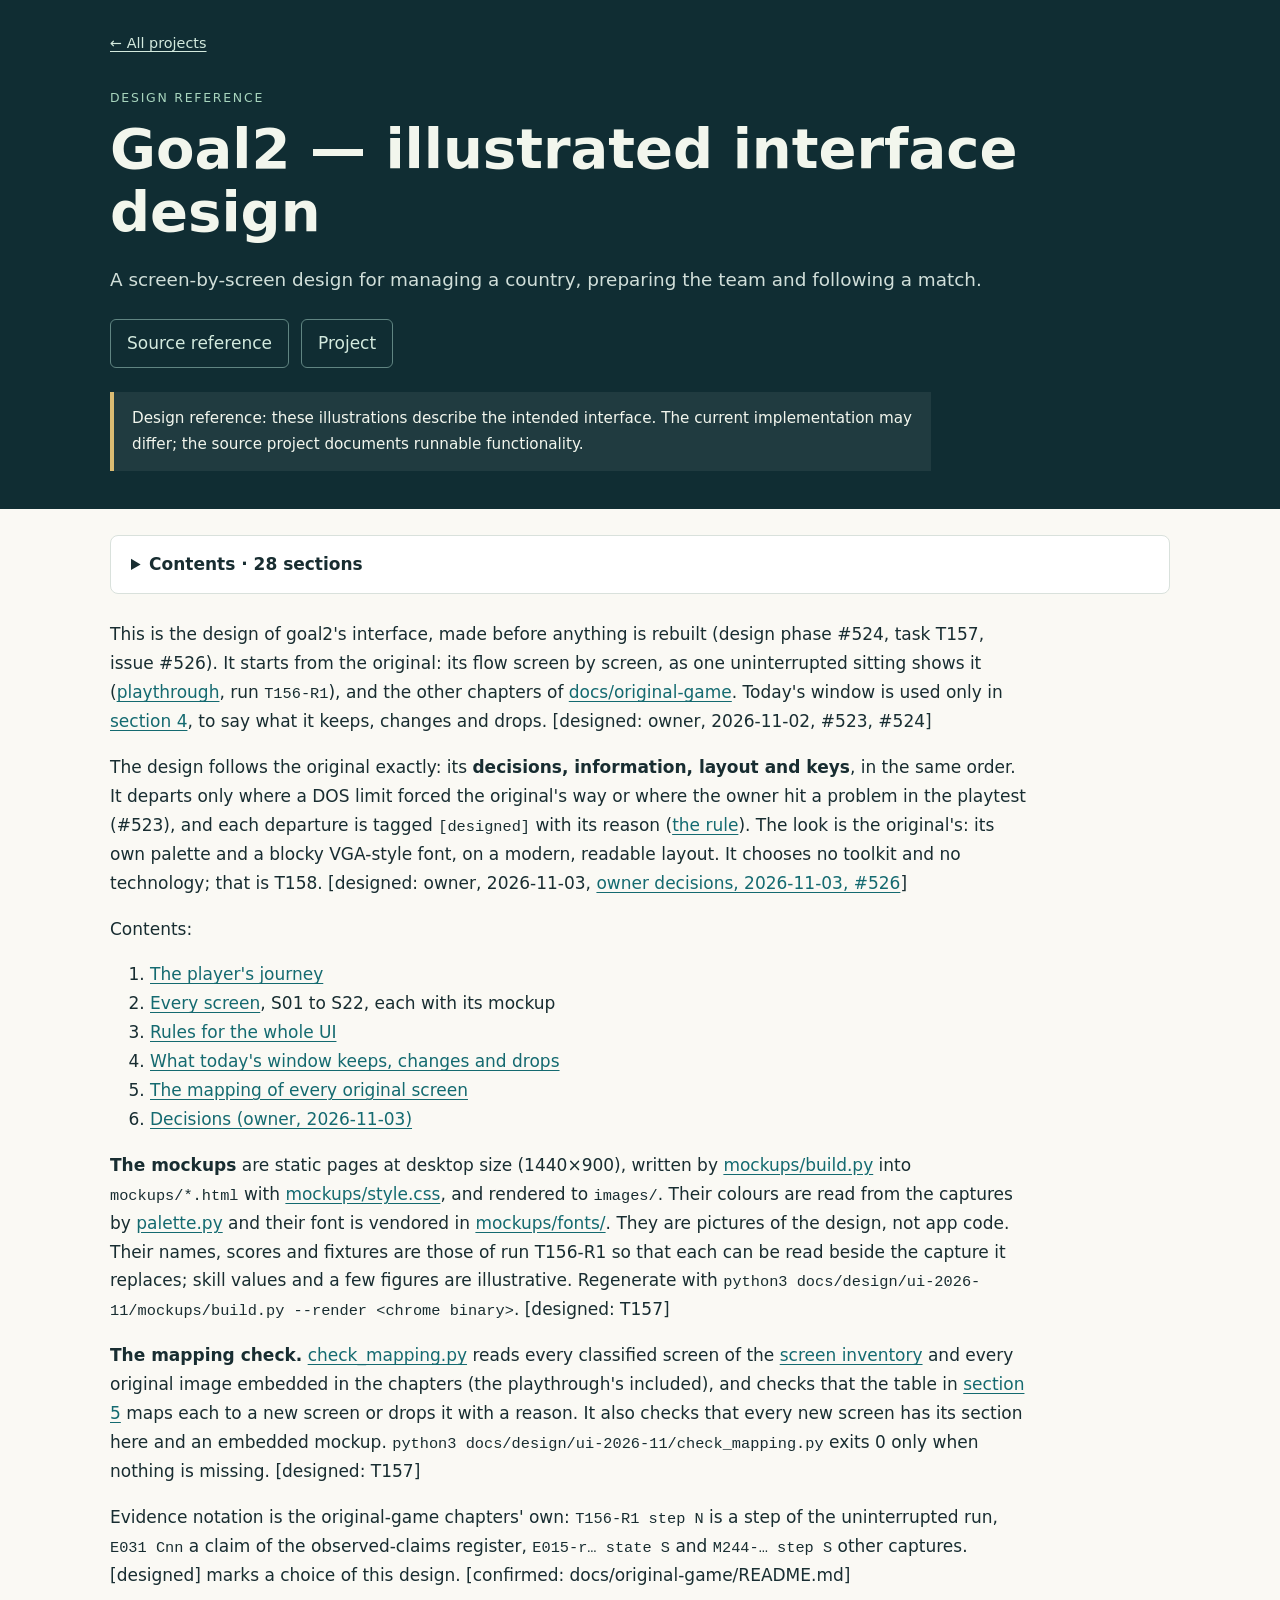
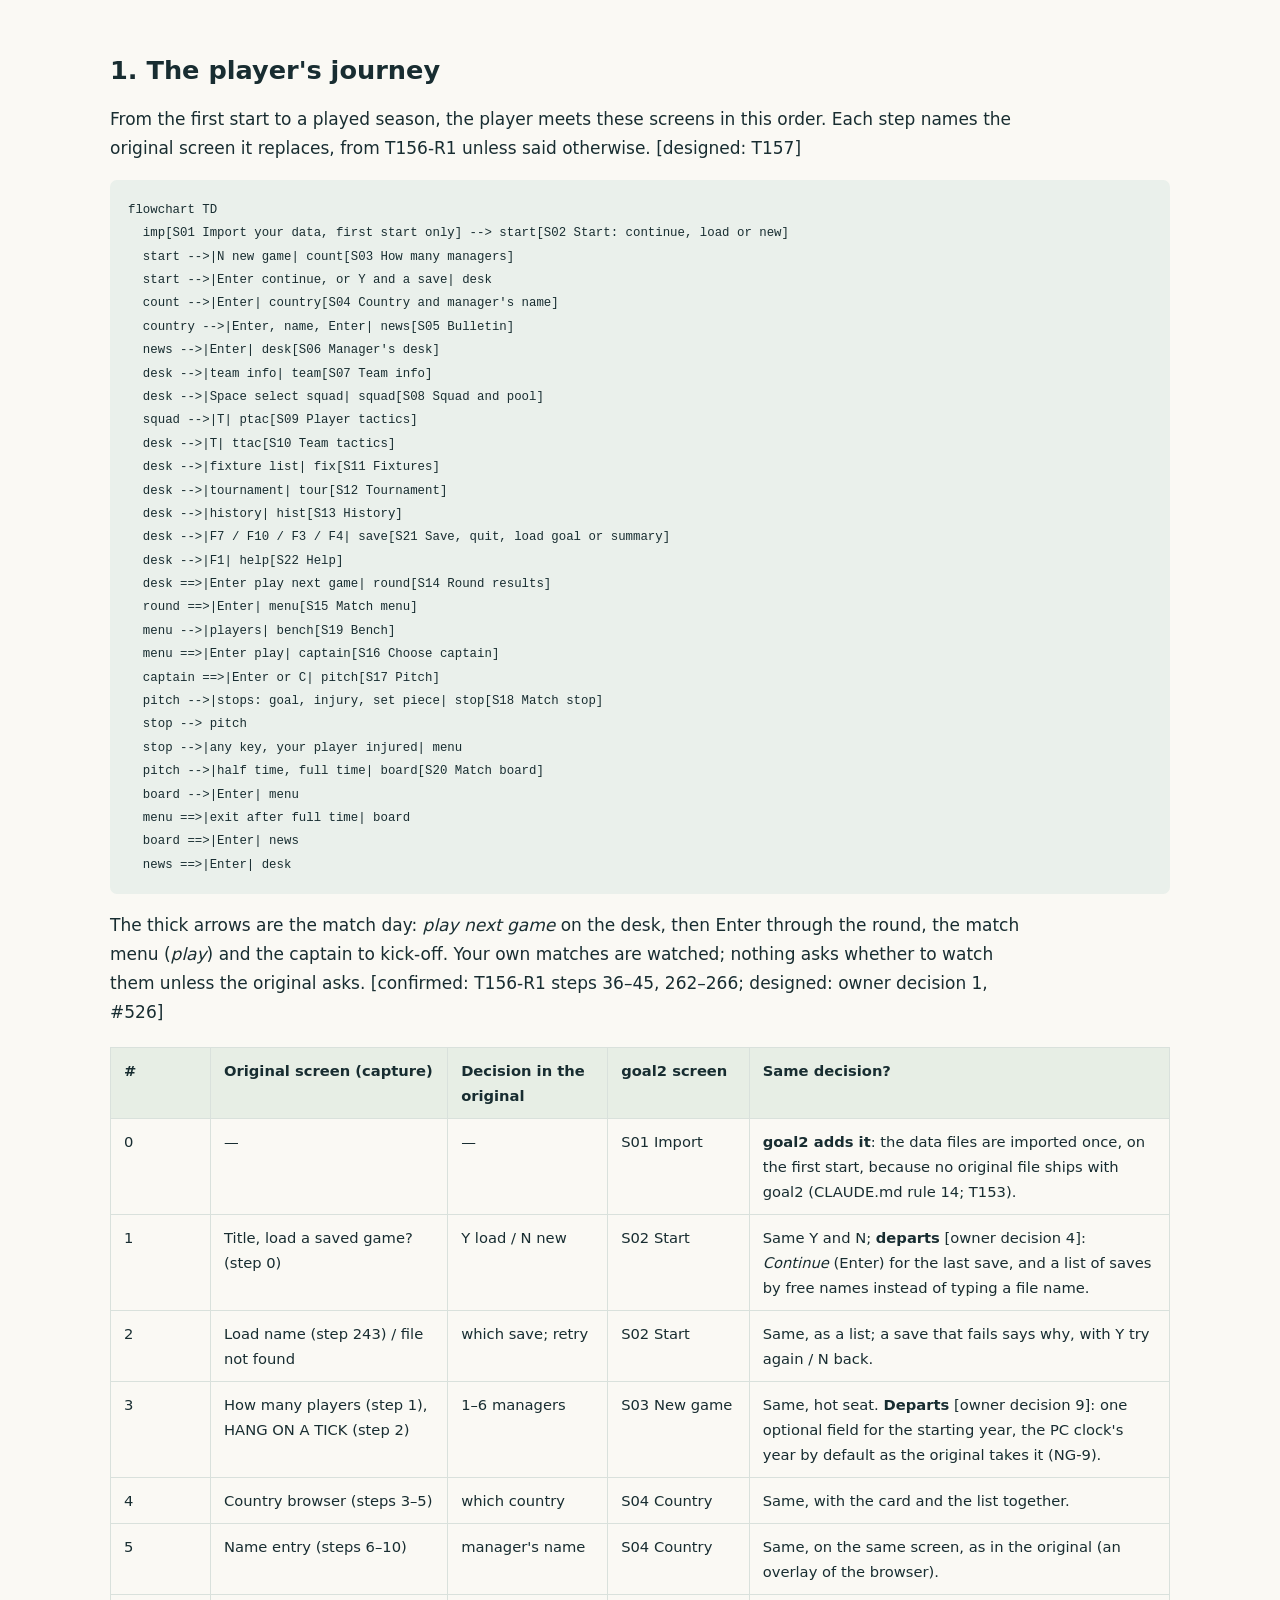
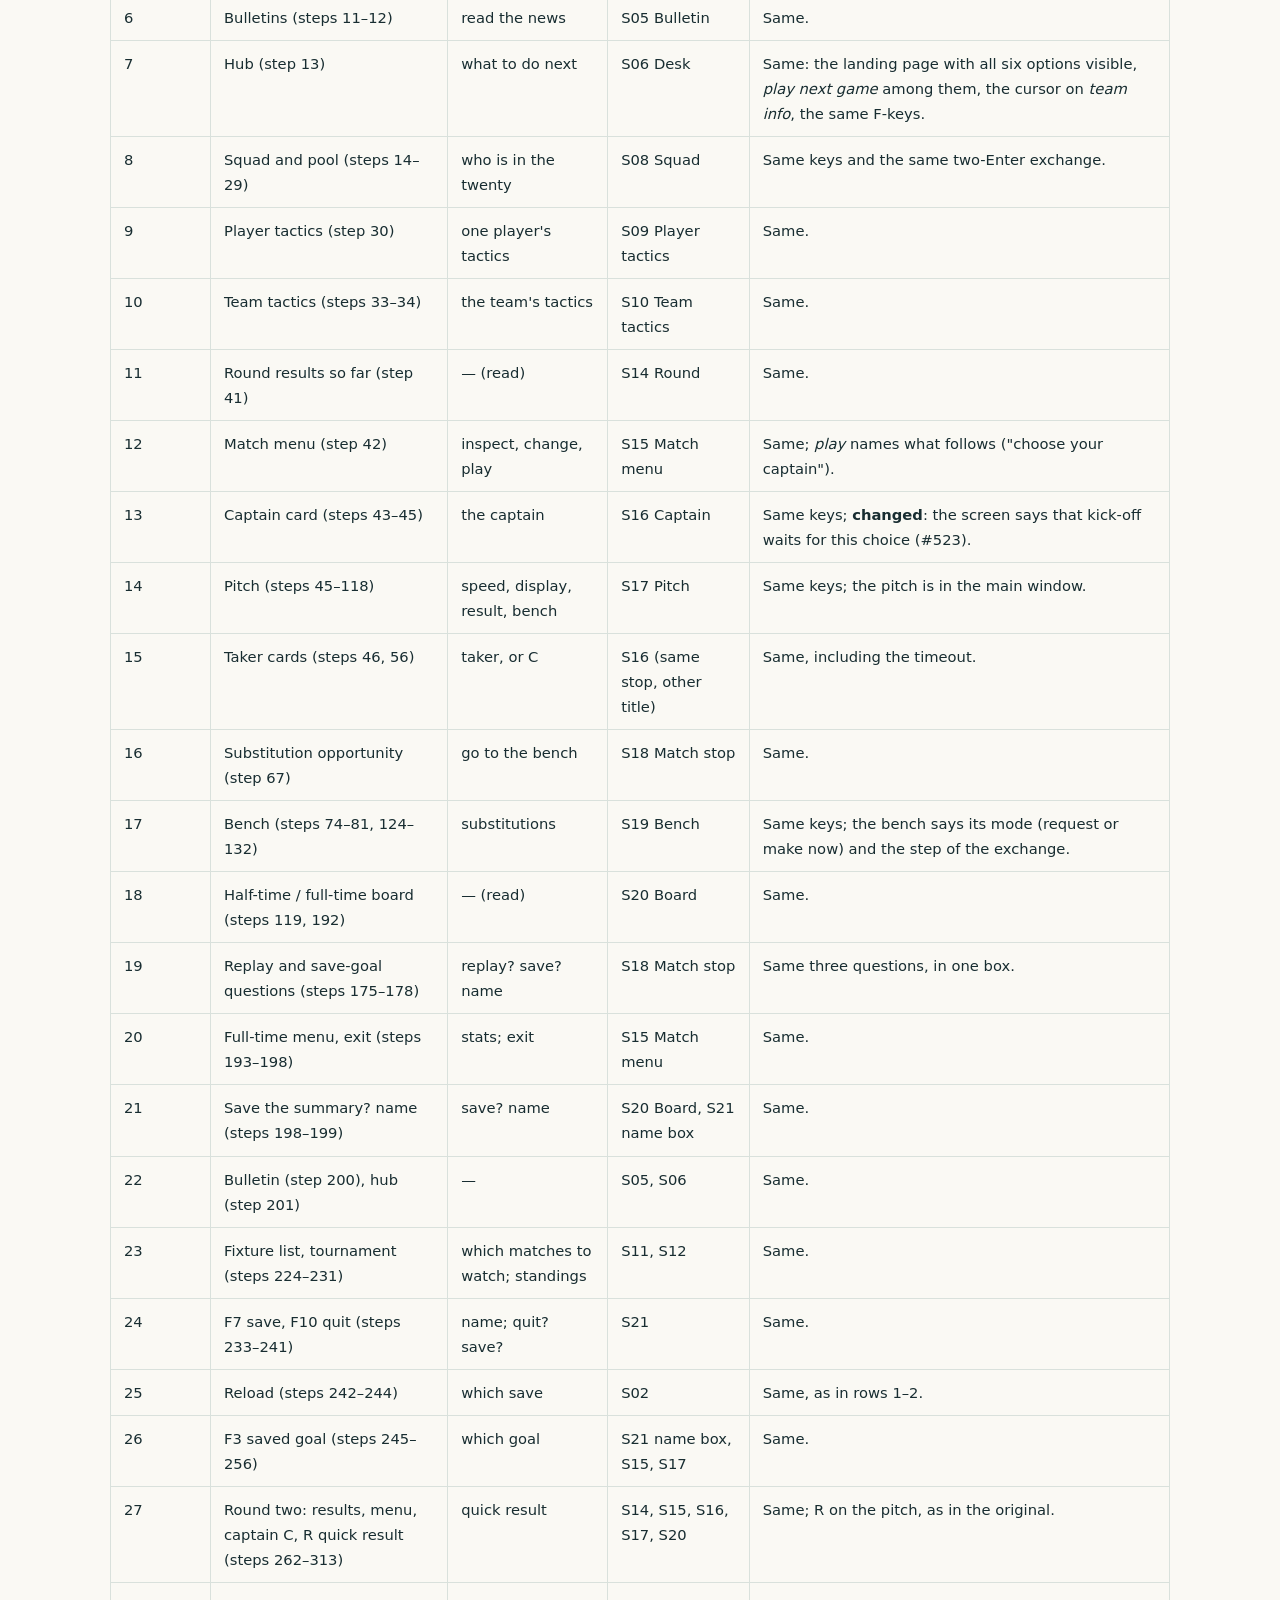
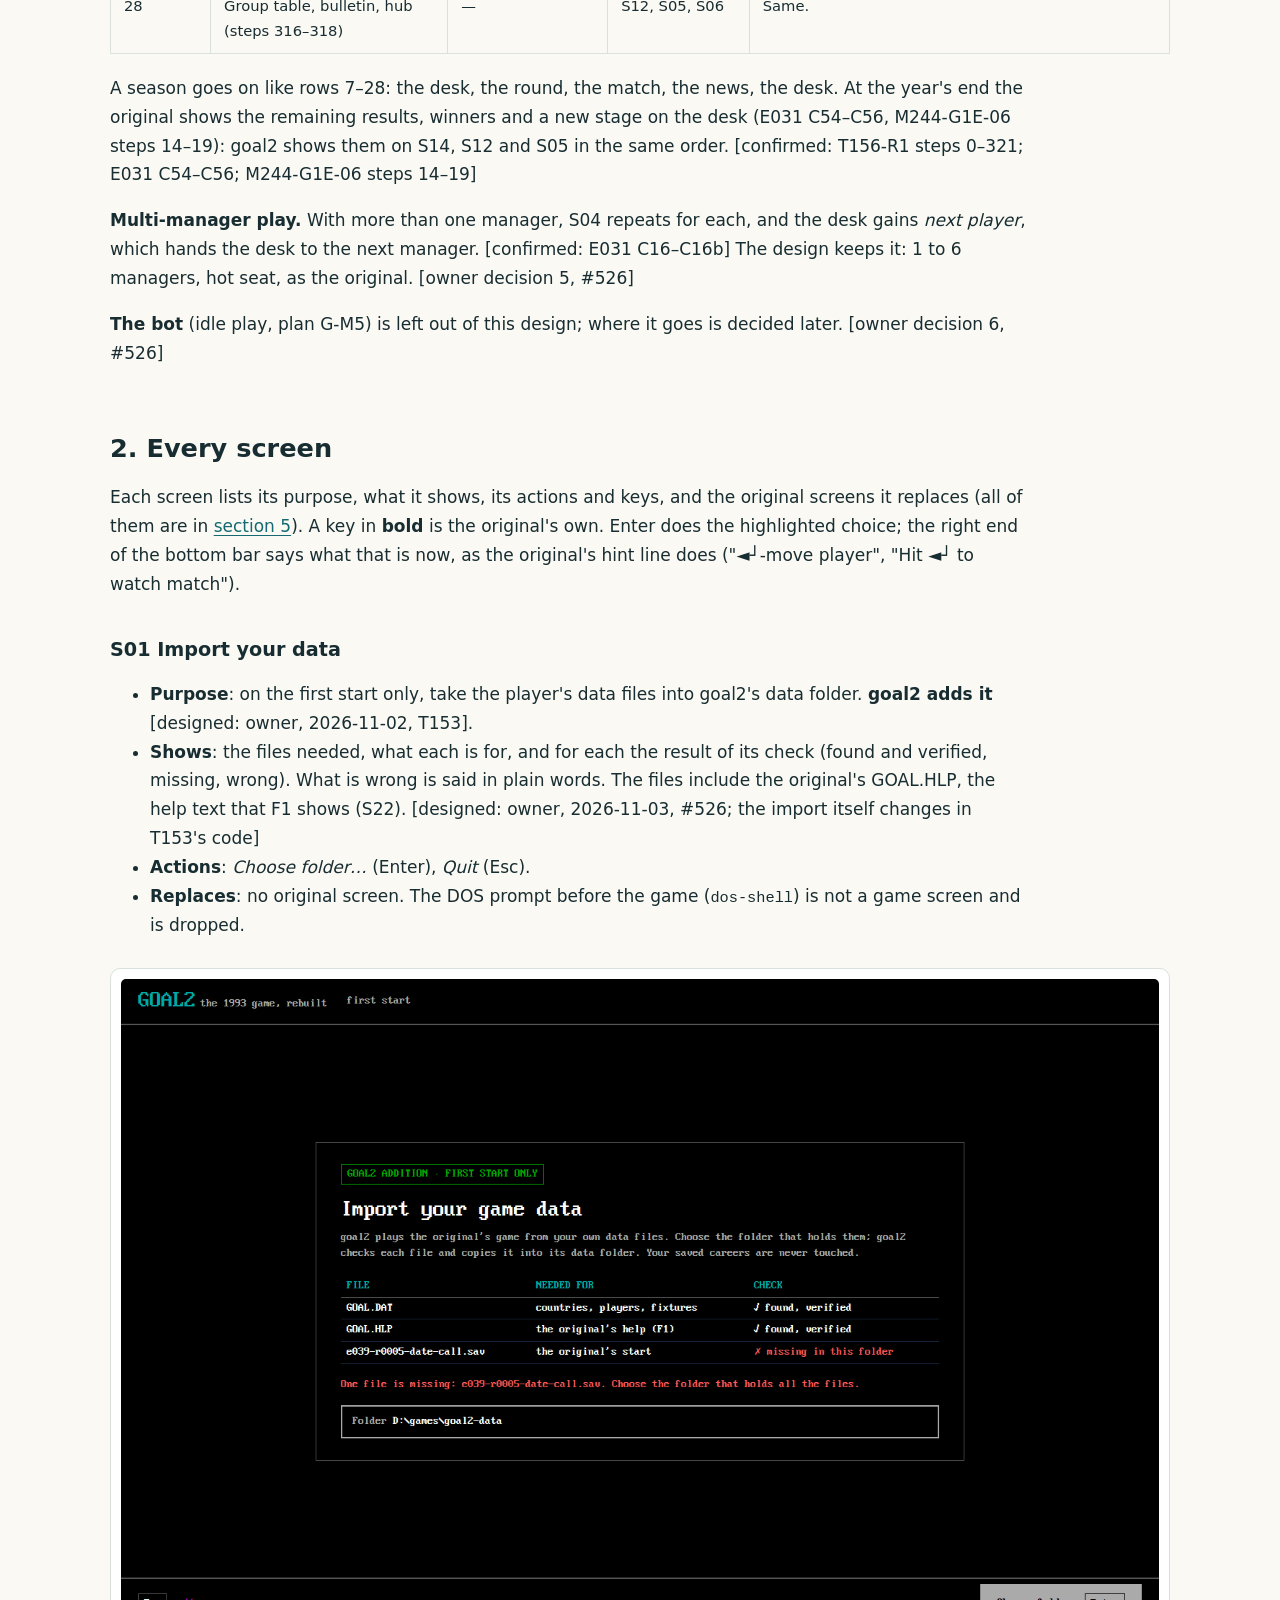
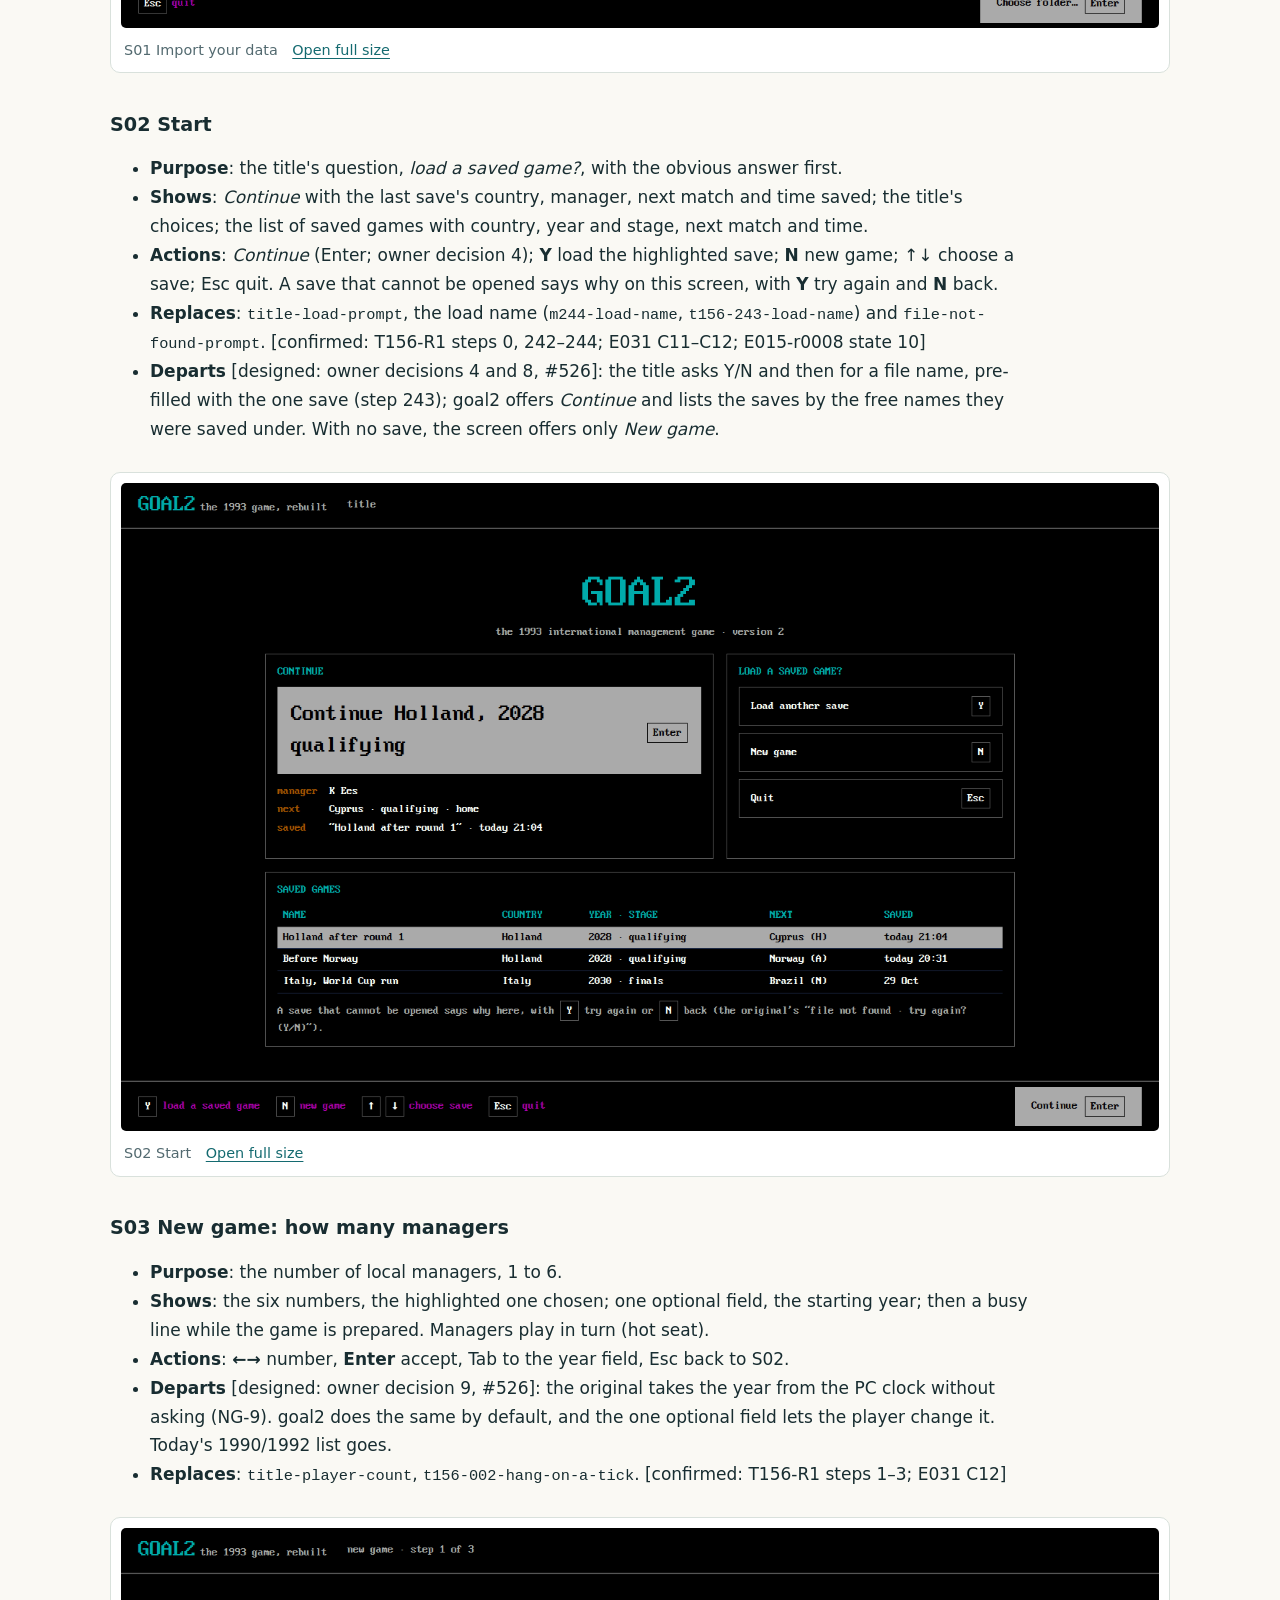
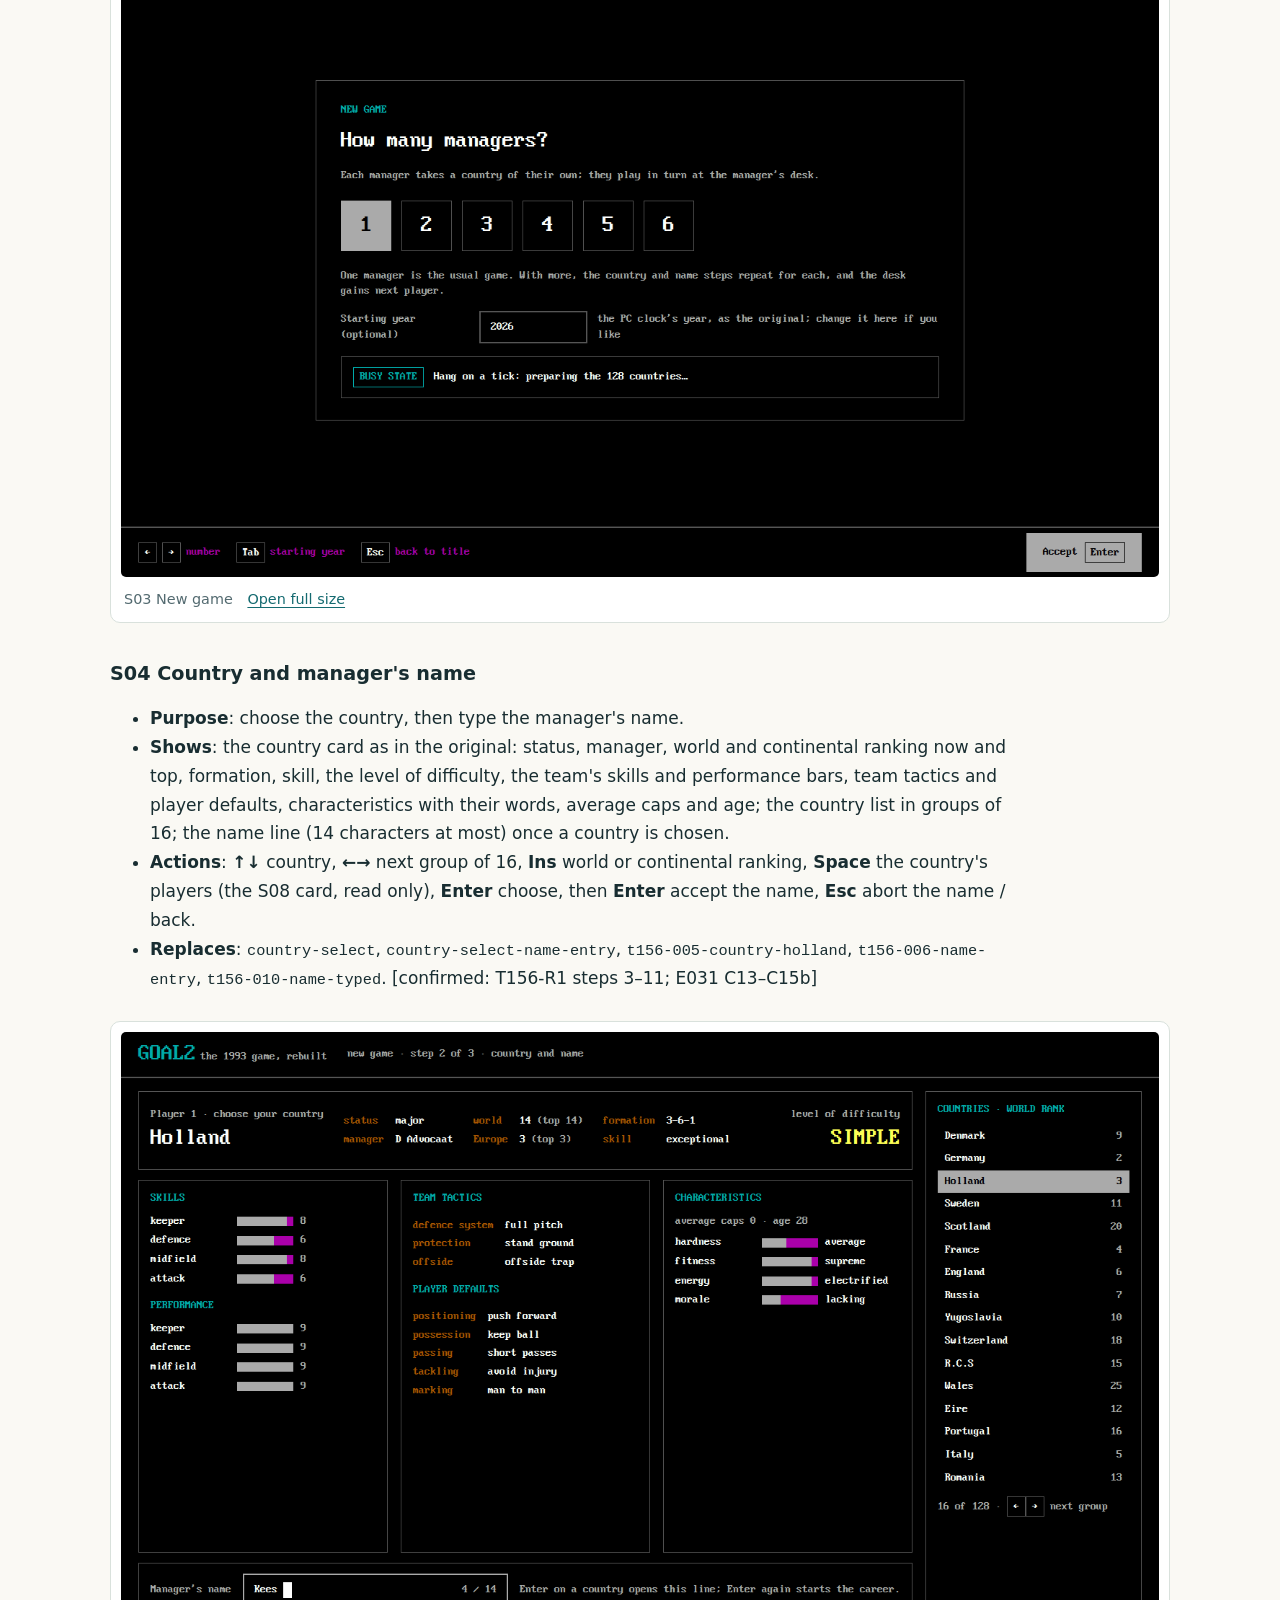
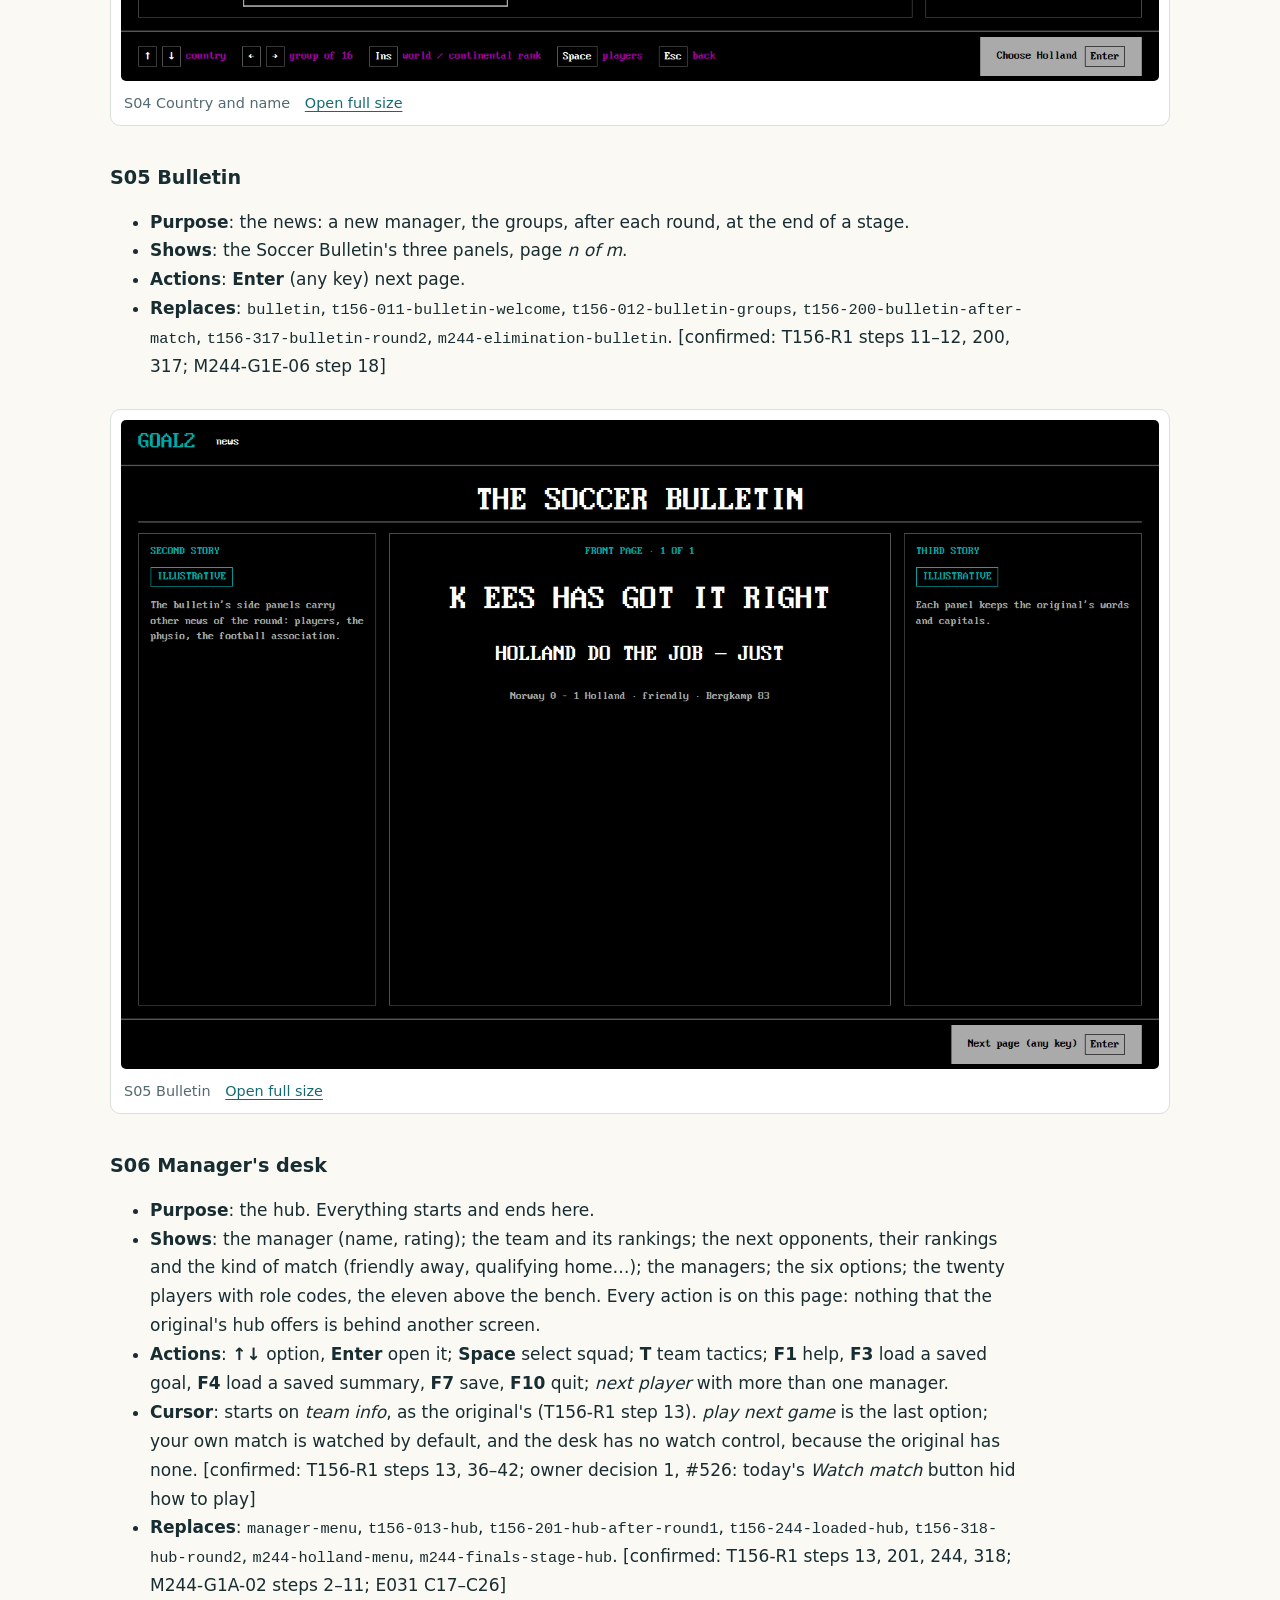
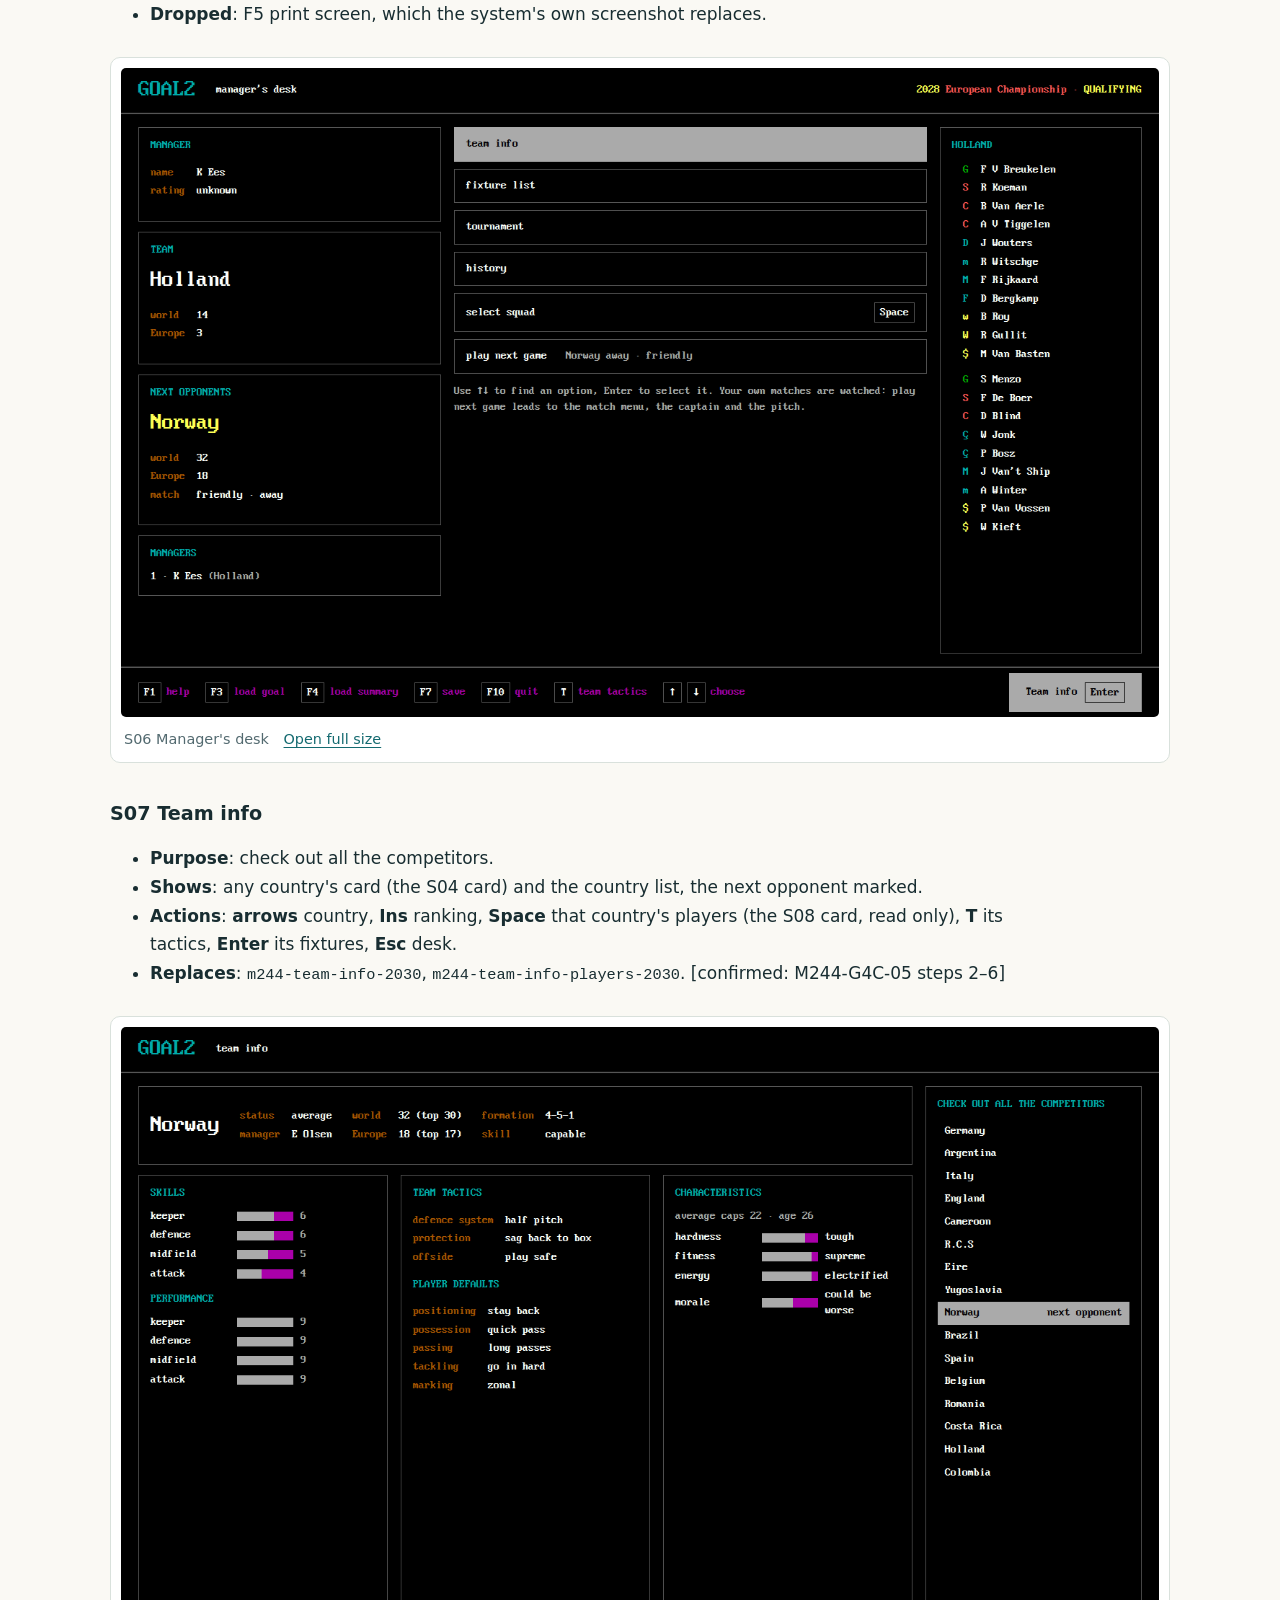
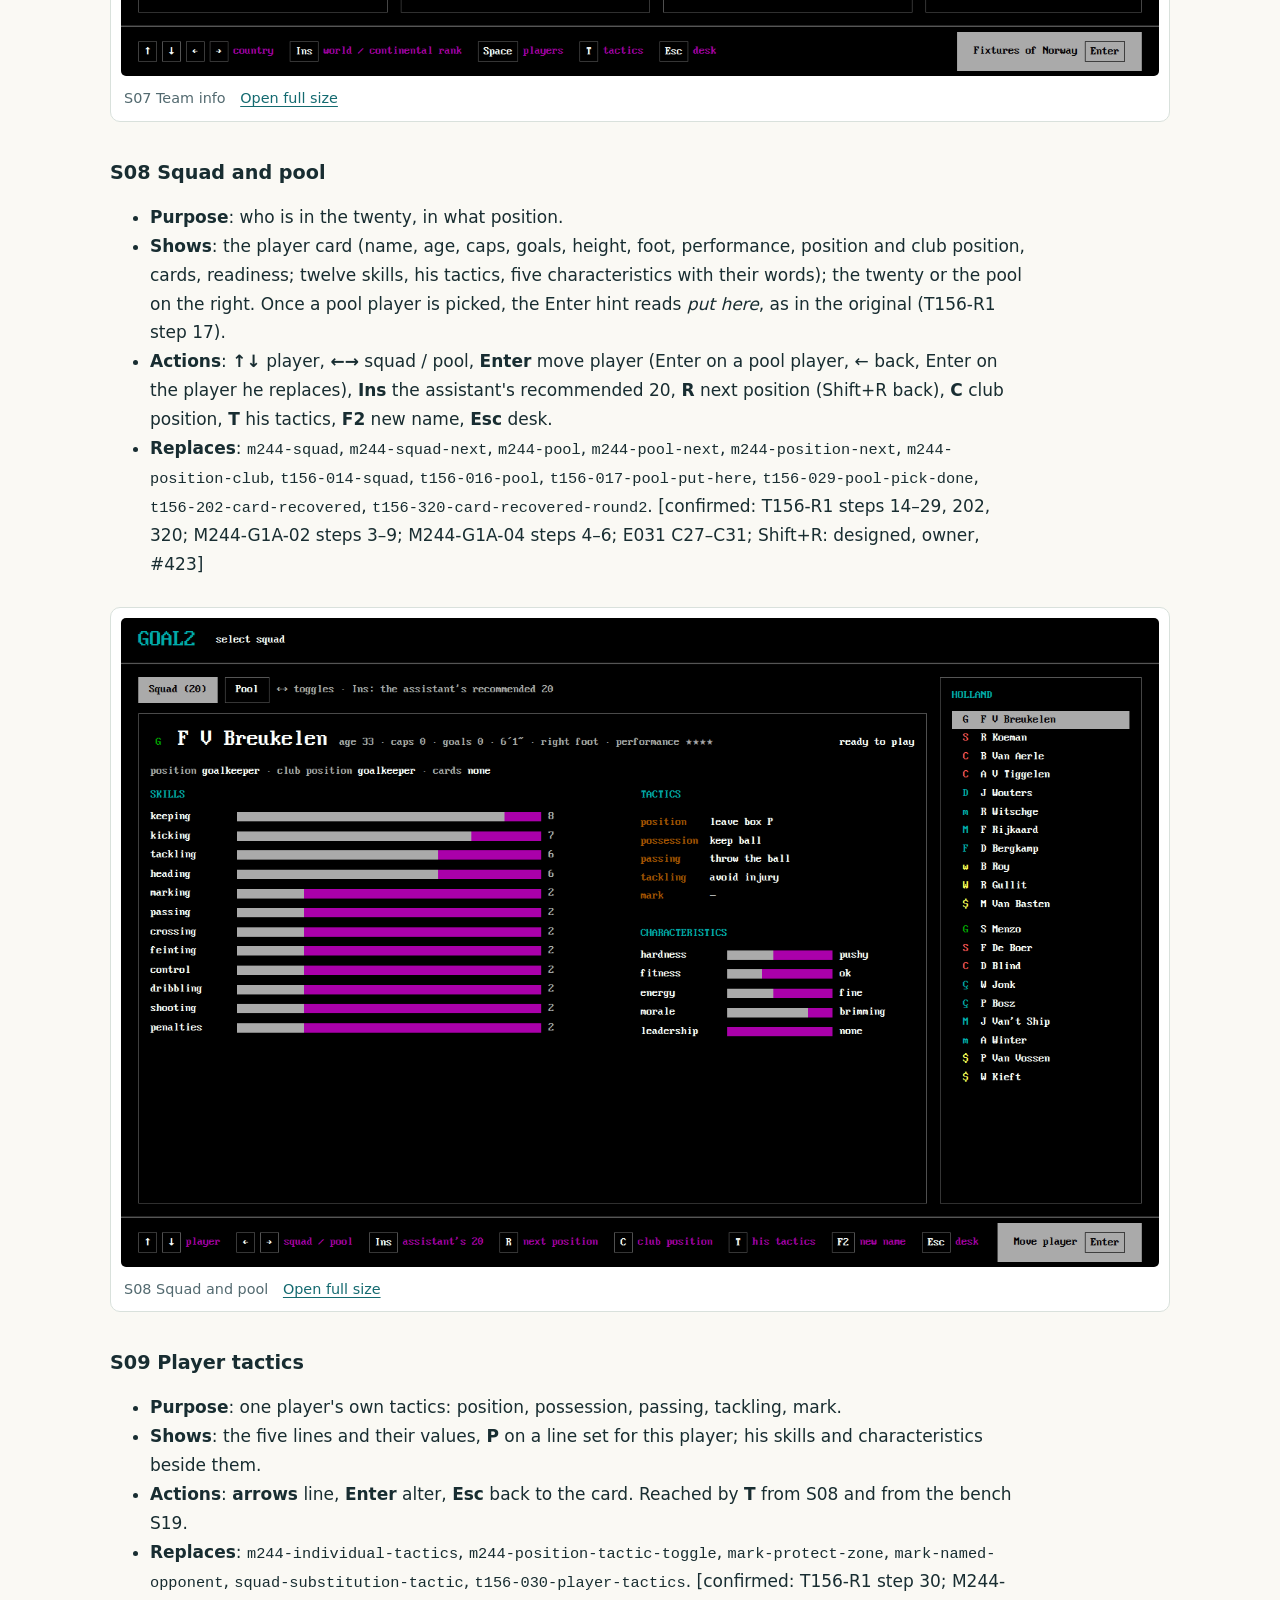
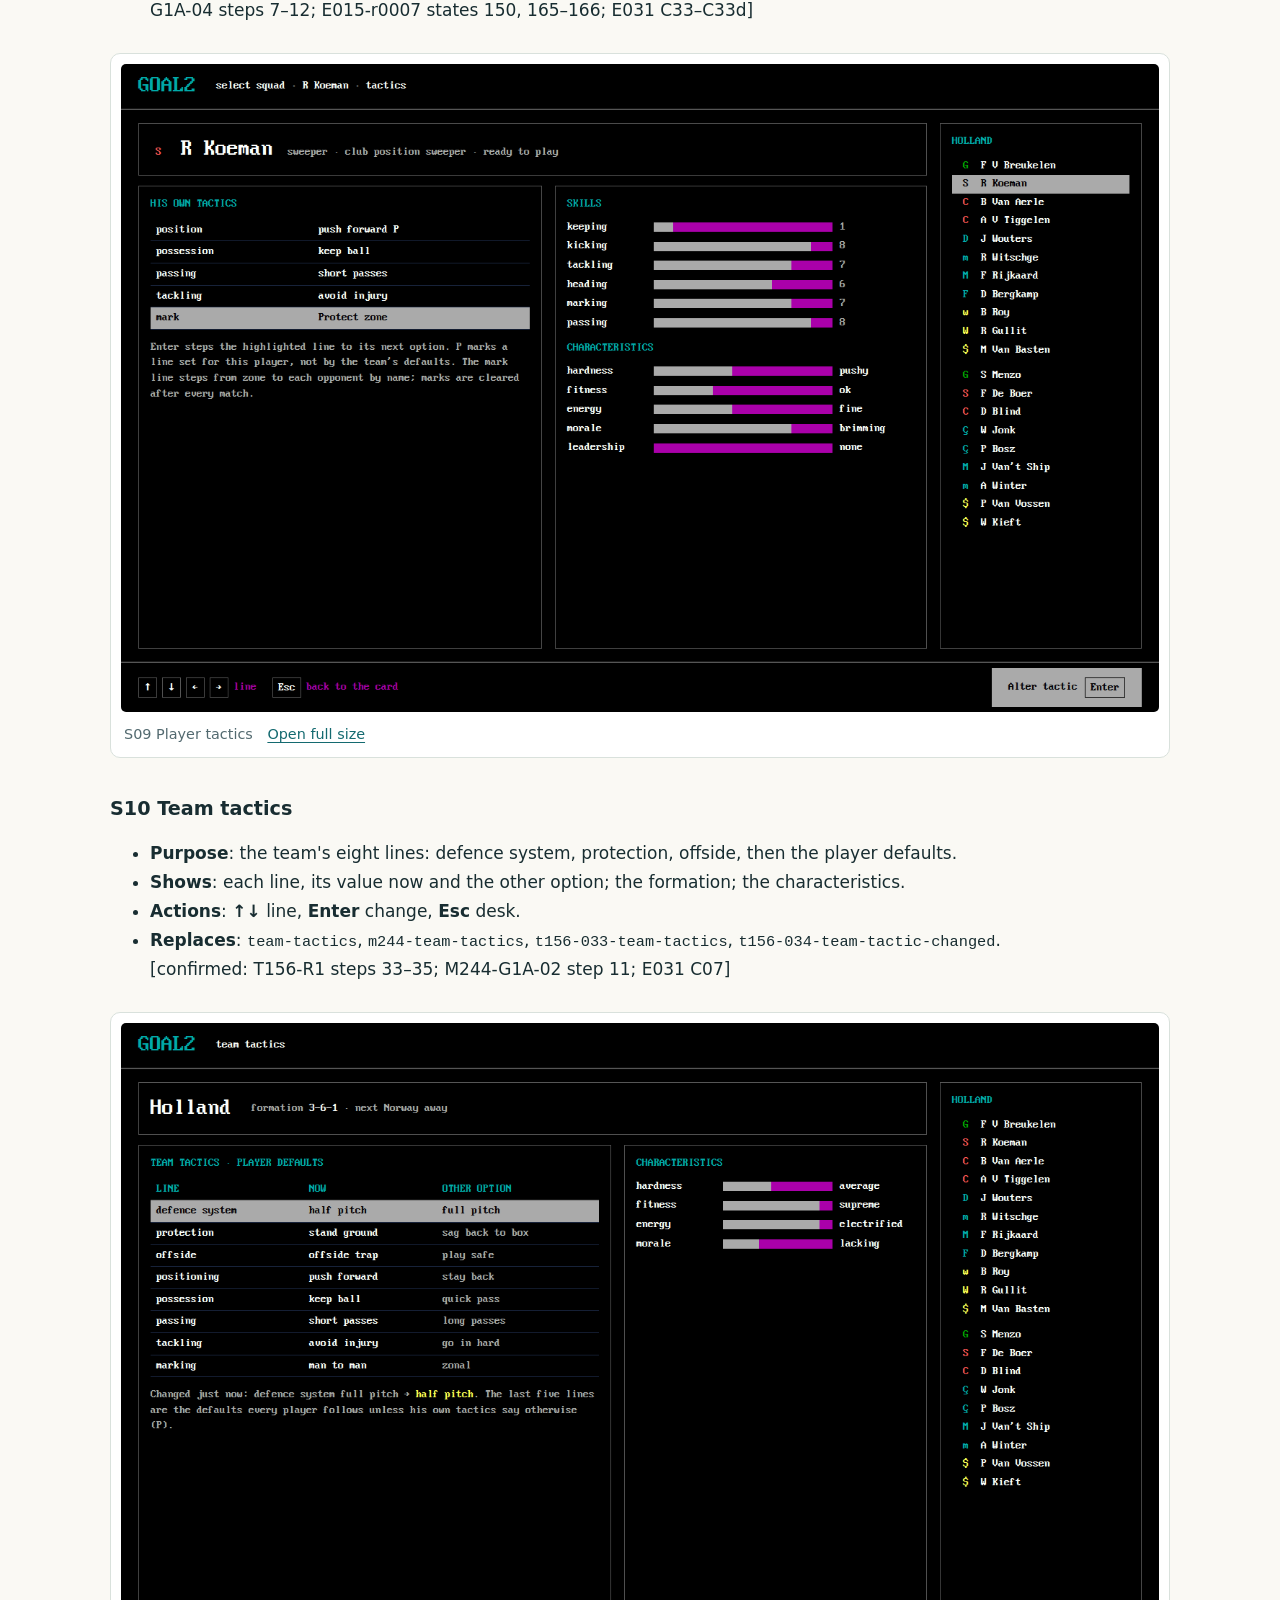
<file: guides/goal2/index.html>
<!doctype html>
<html lang="en"><head><meta charset="utf-8"><meta name="viewport" content="width=device-width,initial-scale=1"><title>Goal2 — illustrated interface design — diegoami</title><meta name="description" content="A screen-by-screen design for managing a country, preparing the team and following a match."><link rel="stylesheet" href="../guide.css"></head>
<body><header class="hero"><div class="wrap"><a class="back" href="../../">← All projects</a><p class="eyebrow">Design reference</p><h1>Goal2 — illustrated interface design</h1><p class="lead">A screen-by-screen design for managing a country, preparing the team and following a match.</p><div class="actions"><a href="https://github.com/diegoami/goal2/blob/e50e517478d3d01b7bb96bc17566d800216d6c32/docs/design/ui-2026-11/README.md">Source reference</a><a href="https://github.com/diegoami/goal2">Project</a></div><aside class="notice">Design reference: these illustrations describe the intended interface. The current implementation may differ; the source project documents runnable functionality.</aside></div></header>
<main class="wrap"><nav class="contents" aria-label="On this page"><details><summary>Contents · 28 sections</summary><ol><li class="level-2"><a href="#1-the-players-journey">1. The player&#39;s journey</a></li><li class="level-2"><a href="#2-every-screen">2. Every screen</a></li><li class="level-3"><a href="#s01-import-your-data">S01 Import your data</a></li><li class="level-3"><a href="#s02-start">S02 Start</a></li><li class="level-3"><a href="#s03-new-game-how-many-managers">S03 New game: how many managers</a></li><li class="level-3"><a href="#s04-country-and-managers-name">S04 Country and manager&#39;s name</a></li><li class="level-3"><a href="#s05-bulletin">S05 Bulletin</a></li><li class="level-3"><a href="#s06-managers-desk">S06 Manager&#39;s desk</a></li><li class="level-3"><a href="#s07-team-info">S07 Team info</a></li><li class="level-3"><a href="#s08-squad-and-pool">S08 Squad and pool</a></li><li class="level-3"><a href="#s09-player-tactics">S09 Player tactics</a></li><li class="level-3"><a href="#s10-team-tactics">S10 Team tactics</a></li><li class="level-3"><a href="#s11-fixtures">S11 Fixtures</a></li><li class="level-3"><a href="#s12-tournament">S12 Tournament</a></li><li class="level-3"><a href="#s13-history">S13 History</a></li><li class="level-3"><a href="#s14-round-results">S14 Round results</a></li><li class="level-3"><a href="#s15-match-menu">S15 Match menu</a></li><li class="level-3"><a href="#s16-choose-a-player-captain-taker-penalty-order">S16 Choose a player: captain, taker, penalty order</a></li><li class="level-3"><a href="#s17-pitch">S17 Pitch</a></li><li class="level-3"><a href="#s18-match-stop">S18 Match stop</a></li><li class="level-3"><a href="#s19-bench">S19 Bench</a></li><li class="level-3"><a href="#s20-match-board">S20 Match board</a></li><li class="level-3"><a href="#s21-save-quit-load-a-goal-or-a-summary">S21 Save, quit, load a goal or a summary</a></li><li class="level-3"><a href="#s22-help">S22 Help</a></li><li class="level-2"><a href="#3-rules-for-the-whole-ui">3. Rules for the whole UI</a></li><li class="level-2"><a href="#4-what-todays-window-keeps-changes-and-drops">4. What today&#39;s window keeps, changes and drops</a></li><li class="level-2"><a href="#5-the-mapping-of-every-original-screen">5. The mapping of every original screen</a></li><li class="level-2"><a href="#6-decisions-owner-2026-11-03">6. Decisions (owner, 2026-11-03)</a></li></ol></details></nav><article class="prose"><p>This is the design of goal2&#39;s interface, made before anything is rebuilt (design phase #524, task T157, issue
#526). It starts from the original: its flow screen by screen, as one uninterrupted sitting shows it
(<a href="https://github.com/diegoami/goal2/blob/e50e517478d3d01b7bb96bc17566d800216d6c32/docs/original-game/playthrough.md">playthrough</a>, run <code>T156-R1</code>), and the other chapters of
<a href="https://github.com/diegoami/goal2/blob/e50e517478d3d01b7bb96bc17566d800216d6c32/docs/original-game/README.md">docs/original-game</a>. Today&#39;s window is used only in <a href="#4-what-todays-window-keeps-changes-and-drops">section 4</a>,
to say what it keeps, changes and drops. [designed: owner, 2026-11-02, #523, #524]</p>
<p>The design follows the original exactly: its <strong>decisions, information, layout and keys</strong>, in the same order.
It departs only where a DOS limit forced the original&#39;s way or where the owner hit a problem in the playtest
(#523), and each departure is tagged <code>[designed]</code> with its reason (<a href="#3-rules-for-the-whole-ui">the rule</a>). The
look is the original&#39;s: its own palette and a blocky VGA-style font, on a modern, readable layout. It chooses no toolkit
and no technology; that is T158. [designed: owner, 2026-11-03, <a href="https://github.com/diegoami/goal2/issues/526#issuecomment-6590816260">owner decisions, 2026-11-03, #526</a>]</p>
<p>Contents:</p>
<ol>
<li><a href="#1-the-players-journey">The player&#39;s journey</a></li>
<li><a href="#2-every-screen">Every screen</a>, S01 to S22, each with its mockup</li>
<li><a href="#3-rules-for-the-whole-ui">Rules for the whole UI</a></li>
<li><a href="#4-what-todays-window-keeps-changes-and-drops">What today&#39;s window keeps, changes and drops</a></li>
<li><a href="#5-the-mapping-of-every-original-screen">The mapping of every original screen</a></li>
<li><a href="#6-decisions-owner-2026-11-03">Decisions (owner, 2026-11-03)</a></li>
</ol>
<p><strong>The mockups</strong> are static pages at desktop size (1440×900), written by
<a href="https://github.com/diegoami/goal2/blob/e50e517478d3d01b7bb96bc17566d800216d6c32/docs/design/ui-2026-11/mockups/build.py">mockups/build.py</a> into <code>mockups/*.html</code> with <a href="https://github.com/diegoami/goal2/blob/e50e517478d3d01b7bb96bc17566d800216d6c32/docs/design/ui-2026-11/mockups/style.css">mockups/style.css</a>, and
rendered to <code>images/</code>. Their colours are read from the captures by <a href="https://github.com/diegoami/goal2/blob/e50e517478d3d01b7bb96bc17566d800216d6c32/docs/design/ui-2026-11/palette.py">palette.py</a> and their font is
vendored in <a href="https://github.com/diegoami/goal2/blob/e50e517478d3d01b7bb96bc17566d800216d6c32/docs/design/ui-2026-11/mockups/fonts/PROVENANCE.md">mockups/fonts/</a>. They are pictures of the design, not app code. Their names, scores and fixtures are those
of run T156-R1 so that each can be read beside the capture it replaces; skill values and a few figures are
illustrative. Regenerate with <code>python3 docs/design/ui-2026-11/mockups/build.py --render &lt;chrome binary&gt;</code>.
[designed: T157]</p>
<p><strong>The mapping check.</strong> <a href="https://github.com/diegoami/goal2/blob/e50e517478d3d01b7bb96bc17566d800216d6c32/docs/design/ui-2026-11/check_mapping.py">check_mapping.py</a> reads every classified screen of the
<a href="https://github.com/diegoami/goal2/blob/e50e517478d3d01b7bb96bc17566d800216d6c32/docs/original-game/screen-inventory.md">screen inventory</a> and every original image embedded in the chapters
(the playthrough&#39;s included), and checks that the table in <a href="#5-the-mapping-of-every-original-screen">section 5</a>
maps each to a new screen or drops it with a reason. It also checks that every new screen has its section here
and an embedded mockup. <code>python3 docs/design/ui-2026-11/check_mapping.py</code> exits 0 only when nothing is missing.
[designed: T157]</p>
<p>Evidence notation is the original-game chapters&#39; own: <code>T156-R1 step N</code> is a step of the uninterrupted run,
<code>E031 Cnn</code> a claim of the observed-claims register, <code>E015-r… state S</code> and <code>M244-… step S</code> other captures.
[designed] marks a choice of this design. [confirmed: docs/original-game/README.md]</p>
<h2 id="1-the-players-journey">1. The player&#39;s journey</h2>
<p>From the first start to a played season, the player meets these screens in this order. Each step names the
original screen it replaces, from T156-R1 unless said otherwise. [designed: T157]</p>
<pre><code class="language-mermaid">flowchart TD
  imp[S01 Import your data, first start only] --&gt; start[S02 Start: continue, load or new]
  start --&gt;|N new game| count[S03 How many managers]
  start --&gt;|Enter continue, or Y and a save| desk
  count --&gt;|Enter| country[S04 Country and manager&#39;s name]
  country --&gt;|Enter, name, Enter| news[S05 Bulletin]
  news --&gt;|Enter| desk[S06 Manager&#39;s desk]
  desk --&gt;|team info| team[S07 Team info]
  desk --&gt;|Space select squad| squad[S08 Squad and pool]
  squad --&gt;|T| ptac[S09 Player tactics]
  desk --&gt;|T| ttac[S10 Team tactics]
  desk --&gt;|fixture list| fix[S11 Fixtures]
  desk --&gt;|tournament| tour[S12 Tournament]
  desk --&gt;|history| hist[S13 History]
  desk --&gt;|F7 / F10 / F3 / F4| save[S21 Save, quit, load goal or summary]
  desk --&gt;|F1| help[S22 Help]
  desk ==&gt;|Enter play next game| round[S14 Round results]
  round ==&gt;|Enter| menu[S15 Match menu]
  menu --&gt;|players| bench[S19 Bench]
  menu ==&gt;|Enter play| captain[S16 Choose captain]
  captain ==&gt;|Enter or C| pitch[S17 Pitch]
  pitch --&gt;|stops: goal, injury, set piece| stop[S18 Match stop]
  stop --&gt; pitch
  stop --&gt;|any key, your player injured| menu
  pitch --&gt;|half time, full time| board[S20 Match board]
  board --&gt;|Enter| menu
  menu ==&gt;|exit after full time| board
  board ==&gt;|Enter| news
  news ==&gt;|Enter| desk
</code></pre>
<p>The thick arrows are the match day: <em>play next game</em> on the desk, then Enter through the round, the match menu
(<em>play</em>) and the captain to kick-off. Your own matches are watched; nothing asks whether to watch them unless the
original asks. [confirmed: T156-R1 steps 36–45, 262–266; designed: owner decision 1, #526]</p>
<table>
<thead>
<tr>
<th>#</th>
<th>Original screen (capture)</th>
<th>Decision in the original</th>
<th>goal2 screen</th>
<th>Same decision?</th>
</tr>
</thead>
<tbody><tr>
<td>0</td>
<td>—</td>
<td>—</td>
<td>S01 Import</td>
<td><strong>goal2 adds it</strong>: the data files are imported once, on the first start, because no original file ships with goal2 (CLAUDE.md rule 14; T153).</td>
</tr>
<tr>
<td>1</td>
<td>Title, load a saved game? (step 0)</td>
<td>Y load / N new</td>
<td>S02 Start</td>
<td>Same Y and N; <strong>departs</strong> [owner decision 4]: <em>Continue</em> (Enter) for the last save, and a list of saves by free names instead of typing a file name.</td>
</tr>
<tr>
<td>2</td>
<td>Load name (step 243) / file not found</td>
<td>which save; retry</td>
<td>S02 Start</td>
<td>Same, as a list; a save that fails says why, with Y try again / N back.</td>
</tr>
<tr>
<td>3</td>
<td>How many players (step 1), HANG ON A TICK (step 2)</td>
<td>1–6 managers</td>
<td>S03 New game</td>
<td>Same, hot seat. <strong>Departs</strong> [owner decision 9]: one optional field for the starting year, the PC clock&#39;s year by default as the original takes it (NG-9).</td>
</tr>
<tr>
<td>4</td>
<td>Country browser (steps 3–5)</td>
<td>which country</td>
<td>S04 Country</td>
<td>Same, with the card and the list together.</td>
</tr>
<tr>
<td>5</td>
<td>Name entry (steps 6–10)</td>
<td>manager&#39;s name</td>
<td>S04 Country</td>
<td>Same, on the same screen, as in the original (an overlay of the browser).</td>
</tr>
<tr>
<td>6</td>
<td>Bulletins (steps 11–12)</td>
<td>read the news</td>
<td>S05 Bulletin</td>
<td>Same.</td>
</tr>
<tr>
<td>7</td>
<td>Hub (step 13)</td>
<td>what to do next</td>
<td>S06 Desk</td>
<td>Same: the landing page with all six options visible, <em>play next game</em> among them, the cursor on <em>team info</em>, the same F-keys.</td>
</tr>
<tr>
<td>8</td>
<td>Squad and pool (steps 14–29)</td>
<td>who is in the twenty</td>
<td>S08 Squad</td>
<td>Same keys and the same two-Enter exchange.</td>
</tr>
<tr>
<td>9</td>
<td>Player tactics (step 30)</td>
<td>one player&#39;s tactics</td>
<td>S09 Player tactics</td>
<td>Same.</td>
</tr>
<tr>
<td>10</td>
<td>Team tactics (steps 33–34)</td>
<td>the team&#39;s tactics</td>
<td>S10 Team tactics</td>
<td>Same.</td>
</tr>
<tr>
<td>11</td>
<td>Round results so far (step 41)</td>
<td>— (read)</td>
<td>S14 Round</td>
<td>Same.</td>
</tr>
<tr>
<td>12</td>
<td>Match menu (step 42)</td>
<td>inspect, change, play</td>
<td>S15 Match menu</td>
<td>Same; <em>play</em> names what follows (&quot;choose your captain&quot;).</td>
</tr>
<tr>
<td>13</td>
<td>Captain card (steps 43–45)</td>
<td>the captain</td>
<td>S16 Captain</td>
<td>Same keys; <strong>changed</strong>: the screen says that kick-off waits for this choice (#523).</td>
</tr>
<tr>
<td>14</td>
<td>Pitch (steps 45–118)</td>
<td>speed, display, result, bench</td>
<td>S17 Pitch</td>
<td>Same keys; the pitch is in the main window.</td>
</tr>
<tr>
<td>15</td>
<td>Taker cards (steps 46, 56)</td>
<td>taker, or C</td>
<td>S16 (same stop, other title)</td>
<td>Same, including the timeout.</td>
</tr>
<tr>
<td>16</td>
<td>Substitution opportunity (step 67)</td>
<td>go to the bench</td>
<td>S18 Match stop</td>
<td>Same.</td>
</tr>
<tr>
<td>17</td>
<td>Bench (steps 74–81, 124–132)</td>
<td>substitutions</td>
<td>S19 Bench</td>
<td>Same keys; the bench says its mode (request or make now) and the step of the exchange.</td>
</tr>
<tr>
<td>18</td>
<td>Half-time / full-time board (steps 119, 192)</td>
<td>— (read)</td>
<td>S20 Board</td>
<td>Same.</td>
</tr>
<tr>
<td>19</td>
<td>Replay and save-goal questions (steps 175–178)</td>
<td>replay? save? name</td>
<td>S18 Match stop</td>
<td>Same three questions, in one box.</td>
</tr>
<tr>
<td>20</td>
<td>Full-time menu, exit (steps 193–198)</td>
<td>stats; exit</td>
<td>S15 Match menu</td>
<td>Same.</td>
</tr>
<tr>
<td>21</td>
<td>Save the summary? name (steps 198–199)</td>
<td>save? name</td>
<td>S20 Board, S21 name box</td>
<td>Same.</td>
</tr>
<tr>
<td>22</td>
<td>Bulletin (step 200), hub (step 201)</td>
<td>—</td>
<td>S05, S06</td>
<td>Same.</td>
</tr>
<tr>
<td>23</td>
<td>Fixture list, tournament (steps 224–231)</td>
<td>which matches to watch; standings</td>
<td>S11, S12</td>
<td>Same.</td>
</tr>
<tr>
<td>24</td>
<td>F7 save, F10 quit (steps 233–241)</td>
<td>name; quit? save?</td>
<td>S21</td>
<td>Same.</td>
</tr>
<tr>
<td>25</td>
<td>Reload (steps 242–244)</td>
<td>which save</td>
<td>S02</td>
<td>Same, as in rows 1–2.</td>
</tr>
<tr>
<td>26</td>
<td>F3 saved goal (steps 245–256)</td>
<td>which goal</td>
<td>S21 name box, S15, S17</td>
<td>Same.</td>
</tr>
<tr>
<td>27</td>
<td>Round two: results, menu, captain C, R quick result (steps 262–313)</td>
<td>quick result</td>
<td>S14, S15, S16, S17, S20</td>
<td>Same; R on the pitch, as in the original.</td>
</tr>
<tr>
<td>28</td>
<td>Group table, bulletin, hub (steps 316–318)</td>
<td>—</td>
<td>S12, S05, S06</td>
<td>Same.</td>
</tr>
</tbody></table>
<p>A season goes on like rows 7–28: the desk, the round, the match, the news, the desk. At the year&#39;s end the
original shows the remaining results, winners and a new stage on the desk (E031 C54–C56, M244-G1E-06 steps
14–19): goal2 shows them on S14, S12 and S05 in the same order. [confirmed: T156-R1 steps 0–321; E031 C54–C56;
M244-G1E-06 steps 14–19]</p>
<p><strong>Multi-manager play.</strong> With more than one manager, S04 repeats for each, and the desk gains <em>next player</em>,
which hands the desk to the next manager. [confirmed: E031 C16–C16b] The design keeps it: 1 to 6 managers, hot
seat, as the original. [owner decision 5, #526]</p>
<p><strong>The bot</strong> (idle play, plan G-M5) is left out of this design; where it goes is decided later. [owner decision 6,
#526]</p>
<h2 id="2-every-screen">2. Every screen</h2>
<p>Each screen lists its purpose, what it shows, its actions and keys, and the original screens it replaces (all of
them are in <a href="#5-the-mapping-of-every-original-screen">section 5</a>). A key in <strong>bold</strong> is the original&#39;s own. Enter
does the highlighted choice; the right end of the bottom bar says what that is now, as the original&#39;s hint line
does (&quot;◄┘-move player&quot;, &quot;Hit ◄┘ to watch match&quot;).</p>
<h3 id="s01-import-your-data">S01 Import your data</h3>
<ul>
<li><strong>Purpose</strong>: on the first start only, take the player&#39;s data files into goal2&#39;s data folder. <strong>goal2 adds
it</strong> [designed: owner, 2026-11-02, T153].</li>
<li><strong>Shows</strong>: the files needed, what each is for, and for each the result of its check (found and verified,
missing, wrong). What is wrong is said in plain words. The files include the original&#39;s GOAL.HLP, the help
text that F1 shows (S22). [designed: owner, 2026-11-03, #526; the import itself changes in T153&#39;s code]</li>
<li><strong>Actions</strong>: <em>Choose folder…</em> (Enter), <em>Quit</em> (Esc).</li>
<li><strong>Replaces</strong>: no original screen. The DOS prompt before the game (<code>dos-shell</code>) is not a game screen and is
dropped.</li>
</ul>
<figure><a href="images/s01-import.png" target="_blank" rel="noopener"><img src="images/s01-import.png" loading="lazy" alt="S01 Import your data"></a><figcaption>S01 Import your data <a href="images/s01-import.png" target="_blank" rel="noopener">Open full size</a></figcaption></figure>
<h3 id="s02-start">S02 Start</h3>
<ul>
<li><strong>Purpose</strong>: the title&#39;s question, <em>load a saved game?</em>, with the obvious answer first.</li>
<li><strong>Shows</strong>: <em>Continue</em> with the last save&#39;s country, manager, next match and time saved; the title&#39;s choices;
the list of saved games with country, year and stage, next match and time.</li>
<li><strong>Actions</strong>: <em>Continue</em> (Enter; owner decision 4); <strong>Y</strong> load the highlighted save; <strong>N</strong> new game; ↑↓ choose a
save; Esc quit. A save that cannot be opened says why on this screen, with <strong>Y</strong> try again and <strong>N</strong> back.</li>
<li><strong>Replaces</strong>: <code>title-load-prompt</code>, the load name (<code>m244-load-name</code>, <code>t156-243-load-name</code>) and
<code>file-not-found-prompt</code>. [confirmed: T156-R1 steps 0, 242–244; E031 C11–C12; E015-r0008 state 10]</li>
<li><strong>Departs</strong> [designed: owner decisions 4 and 8, #526]: the title asks Y/N and then for a file name, pre-filled
with the one save (step 243); goal2 offers <em>Continue</em> and lists the saves by the free names they were saved
under. With no save, the screen offers only <em>New game</em>.</li>
</ul>
<figure><a href="images/s02-start.png" target="_blank" rel="noopener"><img src="images/s02-start.png" loading="lazy" alt="S02 Start"></a><figcaption>S02 Start <a href="images/s02-start.png" target="_blank" rel="noopener">Open full size</a></figcaption></figure>
<h3 id="s03-new-game-how-many-managers">S03 New game: how many managers</h3>
<ul>
<li><strong>Purpose</strong>: the number of local managers, 1 to 6.</li>
<li><strong>Shows</strong>: the six numbers, the highlighted one chosen; one optional field, the starting year; then a busy line
while the game is prepared. Managers play in turn (hot seat).</li>
<li><strong>Actions</strong>: <strong>←→</strong> number, <strong>Enter</strong> accept, Tab to the year field, Esc back to S02.</li>
<li><strong>Departs</strong> [designed: owner decision 9, #526]: the original takes the year from the PC clock without asking
(NG-9). goal2 does the same by default, and the one optional field lets the player change it. Today&#39;s 1990/1992
list goes.</li>
<li><strong>Replaces</strong>: <code>title-player-count</code>, <code>t156-002-hang-on-a-tick</code>. [confirmed: T156-R1 steps 1–3; E031 C12]</li>
</ul>
<figure><a href="images/s03-new-game.png" target="_blank" rel="noopener"><img src="images/s03-new-game.png" loading="lazy" alt="S03 New game"></a><figcaption>S03 New game <a href="images/s03-new-game.png" target="_blank" rel="noopener">Open full size</a></figcaption></figure>
<h3 id="s04-country-and-managers-name">S04 Country and manager&#39;s name</h3>
<ul>
<li><strong>Purpose</strong>: choose the country, then type the manager&#39;s name.</li>
<li><strong>Shows</strong>: the country card as in the original: status, manager, world and continental ranking now and top,
formation, skill, the level of difficulty, the team&#39;s skills and performance bars, team tactics and player
defaults, characteristics with their words, average caps and age; the country list in groups of 16; the
name line (14 characters at most) once a country is chosen.</li>
<li><strong>Actions</strong>: <strong>↑↓</strong> country, <strong>←→</strong> next group of 16, <strong>Ins</strong> world or continental ranking, <strong>Space</strong> the
country&#39;s players (the S08 card, read only), <strong>Enter</strong> choose, then <strong>Enter</strong> accept the name,
<strong>Esc</strong> abort the name / back.</li>
<li><strong>Replaces</strong>: <code>country-select</code>, <code>country-select-name-entry</code>, <code>t156-005-country-holland</code>,
<code>t156-006-name-entry</code>, <code>t156-010-name-typed</code>. [confirmed: T156-R1 steps 3–11; E031 C13–C15b]</li>
</ul>
<figure><a href="images/s04-country.png" target="_blank" rel="noopener"><img src="images/s04-country.png" loading="lazy" alt="S04 Country and name"></a><figcaption>S04 Country and name <a href="images/s04-country.png" target="_blank" rel="noopener">Open full size</a></figcaption></figure>
<h3 id="s05-bulletin">S05 Bulletin</h3>
<ul>
<li><strong>Purpose</strong>: the news: a new manager, the groups, after each round, at the end of a stage.</li>
<li><strong>Shows</strong>: the Soccer Bulletin&#39;s three panels, page <em>n of m</em>.</li>
<li><strong>Actions</strong>: <strong>Enter</strong> (any key) next page.</li>
<li><strong>Replaces</strong>: <code>bulletin</code>, <code>t156-011-bulletin-welcome</code>, <code>t156-012-bulletin-groups</code>,
<code>t156-200-bulletin-after-match</code>, <code>t156-317-bulletin-round2</code>, <code>m244-elimination-bulletin</code>.
[confirmed: T156-R1 steps 11–12, 200, 317; M244-G1E-06 step 18]</li>
</ul>
<figure><a href="images/s05-bulletin.png" target="_blank" rel="noopener"><img src="images/s05-bulletin.png" loading="lazy" alt="S05 Bulletin"></a><figcaption>S05 Bulletin <a href="images/s05-bulletin.png" target="_blank" rel="noopener">Open full size</a></figcaption></figure>
<h3 id="s06-managers-desk">S06 Manager&#39;s desk</h3>
<ul>
<li><strong>Purpose</strong>: the hub. Everything starts and ends here.</li>
<li><strong>Shows</strong>: the manager (name, rating); the team and its rankings; the next opponents, their rankings and the
kind of match (friendly away, qualifying home…); the managers; the six options; the twenty players with
role codes, the eleven above the bench. Every action is on this page: nothing that the original&#39;s hub offers
is behind another screen.</li>
<li><strong>Actions</strong>: <strong>↑↓</strong> option, <strong>Enter</strong> open it; <strong>Space</strong> select squad; <strong>T</strong> team tactics; <strong>F1</strong> help,
<strong>F3</strong> load a saved goal, <strong>F4</strong> load a saved summary, <strong>F7</strong> save, <strong>F10</strong> quit; <em>next player</em> with more
than one manager.</li>
<li><strong>Cursor</strong>: starts on <em>team info</em>, as the original&#39;s (T156-R1 step 13). <em>play next game</em> is the last option;
your own match is watched by default, and the desk has no watch control, because the original has none.
[confirmed: T156-R1 steps 13, 36–42; owner decision 1, #526: today&#39;s <em>Watch match</em> button hid how to play]</li>
<li><strong>Replaces</strong>: <code>manager-menu</code>, <code>t156-013-hub</code>, <code>t156-201-hub-after-round1</code>, <code>t156-244-loaded-hub</code>,
<code>t156-318-hub-round2</code>, <code>m244-holland-menu</code>, <code>m244-finals-stage-hub</code>. [confirmed: T156-R1 steps 13, 201,
244, 318; M244-G1A-02 steps 2–11; E031 C17–C26]</li>
<li><strong>Dropped</strong>: F5 print screen, which the system&#39;s own screenshot replaces.</li>
</ul>
<figure><a href="images/s06-hub.png" target="_blank" rel="noopener"><img src="images/s06-hub.png" loading="lazy" alt="S06 Manager&#39;s desk"></a><figcaption>S06 Manager&#39;s desk <a href="images/s06-hub.png" target="_blank" rel="noopener">Open full size</a></figcaption></figure>
<h3 id="s07-team-info">S07 Team info</h3>
<ul>
<li><strong>Purpose</strong>: check out all the competitors.</li>
<li><strong>Shows</strong>: any country&#39;s card (the S04 card) and the country list, the next opponent marked.</li>
<li><strong>Actions</strong>: <strong>arrows</strong> country, <strong>Ins</strong> ranking, <strong>Space</strong> that country&#39;s players (the S08 card, read
only), <strong>T</strong> its tactics, <strong>Enter</strong> its fixtures, <strong>Esc</strong> desk.</li>
<li><strong>Replaces</strong>: <code>m244-team-info-2030</code>, <code>m244-team-info-players-2030</code>. [confirmed: M244-G4C-05 steps 2–6]</li>
</ul>
<figure><a href="images/s07-team-info.png" target="_blank" rel="noopener"><img src="images/s07-team-info.png" loading="lazy" alt="S07 Team info"></a><figcaption>S07 Team info <a href="images/s07-team-info.png" target="_blank" rel="noopener">Open full size</a></figcaption></figure>
<h3 id="s08-squad-and-pool">S08 Squad and pool</h3>
<ul>
<li><strong>Purpose</strong>: who is in the twenty, in what position.</li>
<li><strong>Shows</strong>: the player card (name, age, caps, goals, height, foot, performance, position and club position,
cards, readiness; twelve skills, his tactics, five characteristics with their words); the twenty or the
pool on the right. Once a pool player is picked, the Enter hint reads <em>put here</em>, as in the original
(T156-R1 step 17).</li>
<li><strong>Actions</strong>: <strong>↑↓</strong> player, <strong>←→</strong> squad / pool, <strong>Enter</strong> move player (Enter on a pool player,
← back, Enter on the player he replaces), <strong>Ins</strong> the assistant&#39;s recommended 20, <strong>R</strong> next position
(Shift+R back), <strong>C</strong> club position, <strong>T</strong> his tactics, <strong>F2</strong> new name, <strong>Esc</strong> desk.</li>
<li><strong>Replaces</strong>: <code>m244-squad</code>, <code>m244-squad-next</code>, <code>m244-pool</code>, <code>m244-pool-next</code>, <code>m244-position-next</code>,
<code>m244-position-club</code>, <code>t156-014-squad</code>, <code>t156-016-pool</code>, <code>t156-017-pool-put-here</code>, <code>t156-029-pool-pick-done</code>,
<code>t156-202-card-recovered</code>, <code>t156-320-card-recovered-round2</code>. [confirmed: T156-R1 steps 14–29, 202, 320;
M244-G1A-02 steps 3–9; M244-G1A-04 steps 4–6; E031 C27–C31; Shift+R: designed, owner, #423]</li>
</ul>
<figure><a href="images/s08-squad.png" target="_blank" rel="noopener"><img src="images/s08-squad.png" loading="lazy" alt="S08 Squad and pool"></a><figcaption>S08 Squad and pool <a href="images/s08-squad.png" target="_blank" rel="noopener">Open full size</a></figcaption></figure>
<h3 id="s09-player-tactics">S09 Player tactics</h3>
<ul>
<li><strong>Purpose</strong>: one player&#39;s own tactics: position, possession, passing, tackling, mark.</li>
<li><strong>Shows</strong>: the five lines and their values, <strong>P</strong> on a line set for this player; his skills and
characteristics beside them.</li>
<li><strong>Actions</strong>: <strong>arrows</strong> line, <strong>Enter</strong> alter, <strong>Esc</strong> back to the card. Reached by <strong>T</strong> from
S08 and from the bench S19.</li>
<li><strong>Replaces</strong>: <code>m244-individual-tactics</code>, <code>m244-position-tactic-toggle</code>, <code>mark-protect-zone</code>,
<code>mark-named-opponent</code>, <code>squad-substitution-tactic</code>, <code>t156-030-player-tactics</code>. [confirmed: T156-R1 step 30;
M244-G1A-04 steps 7–12; E015-r0007 states 150, 165–166; E031 C33–C33d]</li>
</ul>
<figure><a href="images/s09-player-tactics.png" target="_blank" rel="noopener"><img src="images/s09-player-tactics.png" loading="lazy" alt="S09 Player tactics"></a><figcaption>S09 Player tactics <a href="images/s09-player-tactics.png" target="_blank" rel="noopener">Open full size</a></figcaption></figure>
<h3 id="s10-team-tactics">S10 Team tactics</h3>
<ul>
<li><strong>Purpose</strong>: the team&#39;s eight lines: defence system, protection, offside, then the player defaults.</li>
<li><strong>Shows</strong>: each line, its value now and the other option; the formation; the characteristics.</li>
<li><strong>Actions</strong>: <strong>↑↓</strong> line, <strong>Enter</strong> change, <strong>Esc</strong> desk.</li>
<li><strong>Replaces</strong>: <code>team-tactics</code>, <code>m244-team-tactics</code>, <code>t156-033-team-tactics</code>, <code>t156-034-team-tactic-changed</code>.
[confirmed: T156-R1 steps 33–35; M244-G1A-02 step 11; E031 C07]</li>
</ul>
<figure><a href="images/s10-team-tactics.png" target="_blank" rel="noopener"><img src="images/s10-team-tactics.png" loading="lazy" alt="S10 Team tactics"></a><figcaption>S10 Team tactics <a href="images/s10-team-tactics.png" target="_blank" rel="noopener">Open full size</a></figcaption></figure>
<h3 id="s11-fixtures">S11 Fixtures</h3>
<ul>
<li><strong>Purpose</strong>: the coming round, and which other matches to watch.</li>
<li><strong>Shows</strong>: each fixture with its kind, <strong>✓</strong> on the matches to watch, and for the highlighted row what Enter
will do (watch match, auto result; cancel or rearrange on your own friendly).</li>
<li><strong>Actions</strong>: <strong>↑↓</strong> scroll, <strong>Enter</strong> the named action, <strong>Esc</strong> desk.</li>
<li><strong>Replaces</strong>: <code>fixtures-watch</code>, <code>fixtures-auto</code>, <code>m244-fixtures</code>, <code>m244-fixtures-watch</code>,
<code>t156-224-fixture-list</code>. [confirmed: T156-R1 step 224; M244-G1A-03 steps 4–5; E031 C17–C18]</li>
</ul>
<figure><a href="images/s11-fixtures.png" target="_blank" rel="noopener"><img src="images/s11-fixtures.png" loading="lazy" alt="S11 Fixtures"></a><figcaption>S11 Fixtures <a href="images/s11-fixtures.png" target="_blank" rel="noopener">Open full size</a></figcaption></figure>
<h3 id="s12-tournament">S12 Tournament</h3>
<ul>
<li><strong>Purpose</strong>: the groups, their tables and matches, the finals and the bracket.</li>
<li><strong>Shows</strong>: the display (Qualifying, Finals, Championship) and the continent, as tabs; the group table
(P W D L F A T) beside the group&#39;s matches; on Finals the top scorers; on Championship the bracket.</li>
<li><strong>Actions</strong>: <strong>↑↓</strong> group, <strong>Space</strong> continent, <strong>←→</strong> display, <strong>Ins</strong> Championship results (where the
original prints it), <strong>Esc</strong> desk. Read only.</li>
<li><strong>Replaces</strong>: <code>m244-tournament-group-f</code>, <code>m244-tournament-group-g</code>, <code>m244-world-finals-bracket</code>,
<code>m244-world-qualifying-a</code>, <code>m244-world-qualifying-b</code>, <code>m244-final-qualifying-table</code>,
<code>t156-227-tournament-europe</code>, <code>t156-228-tournament-americas</code>, <code>t156-229-tournament-finals</code>,
<code>t156-230-tournament-championship</code>, <code>t156-316-group-table</code>. [confirmed: T156-R1 steps 227–231, 316;
M244-G1A-03 steps 8–9; M244-G4C-05 steps 9–11; M244-G1E-06 step 14]</li>
</ul>
<figure><a href="images/s12-tournament.png" target="_blank" rel="noopener"><img src="images/s12-tournament.png" loading="lazy" alt="S12 Tournament"></a><figcaption>S12 Tournament <a href="images/s12-tournament.png" target="_blank" rel="noopener">Open full size</a></figcaption></figure>
<h3 id="s13-history">S13 History</h3>
<ul>
<li><strong>Purpose</strong>: how the country has done over the seasons.</li>
<li><strong>Shows</strong>: runs of wins and defeats home, away and all, now and top; successes; results by season with
the best place; top scorers and caps; the biggest wins and defeats.</li>
<li><strong>Actions</strong>: <strong>Esc</strong> desk. Read only.</li>
<li><strong>Replaces</strong>: <code>m244-history</code>. [confirmed: M244-G1A-03 step 12]</li>
</ul>
<figure><a href="images/s13-history.png" target="_blank" rel="noopener"><img src="images/s13-history.png" loading="lazy" alt="S13 History"></a><figcaption>S13 History <a href="images/s13-history.png" target="_blank" rel="noopener">Open full size</a></figcaption></figure>
<h3 id="s14-round-results">S14 Round results</h3>
<ul>
<li><strong>Purpose</strong>: the round&#39;s other results, arriving one by one, before and after your match.</li>
<li><strong>Shows</strong>: each result with its kind; your match, still to play, at the end.</li>
<li><strong>Actions</strong>: <strong>Space</strong> pause, <strong>←→</strong> speed, <strong>Enter</strong> (hit any key) to your match.</li>
<li><strong>Replaces</strong>: <code>round-playing</code>, <code>round-results</code>, <code>t156-041-round1-results</code>,
<code>t156-262-round2-results-rolling</code>, <code>t156-263-round2-results</code>. [confirmed: T156-R1 steps 41, 262–263;
E015-r0007 states 27, 52]</li>
</ul>
<figure><a href="images/s14-round.png" target="_blank" rel="noopener"><img src="images/s14-round.png" loading="lazy" alt="S14 Round results"></a><figcaption>S14 Round results <a href="images/s14-round.png" target="_blank" rel="noopener">Open full size</a></figcaption></figure>
<h3 id="s15-match-menu">S15 Match menu</h3>
<ul>
<li><strong>Purpose</strong>: before kick-off, at half time, at full time and before extra time: compare the sides, change
yours, then play.</li>
<li><strong>Shows</strong>: the score, the kind of match, the location, the time (HALF TIME, FULL TIME, EXTRA TIME); both
formations and elevens; the actions, with <em>play</em> highlighted first as in the original (step 42): each side&#39;s
team tactics and players, tournament, match stats, and
<strong>play</strong> (before and during) or <strong>exit</strong> (after the final whistle); automatic action replay ON/OFF.</li>
<li><strong>Actions</strong>: <strong>arrows</strong> choose, <strong>Enter</strong> open; <strong>Ins</strong> action replay on/off. <em>play</em> names what follows:
&quot;choose your captain, then kick-off&quot; before the match, &quot;second half&quot; at half time. [designed: #523, the owner
did not know that kick-off waits for a captain]</li>
<li><strong>The watch question.</strong> When the original asks <em>watch this match? (Y/N)</em> (some fixtures; it never came for
Holland&#39;s two matches in T156-R1), goal2 asks it over this menu with the same <strong>Y</strong>/<strong>N</strong>.
[confirmed: E031 C35–C37; E015-r0007 state 28; T156-R1 steps 42, 264]</li>
<li><strong>Replaces</strong>: <code>match-menu</code>, <code>match-menu-halftime</code>, <code>match-menu-fulltime</code>, <code>match-watch-prompt</code>,
<code>t156-042-match-menu</code>, <code>t156-048-menu-after-taker</code>, <code>t156-193-fulltime-menu</code>, <code>t156-264-round2-match-menu</code>,
<code>t156-246-goal-replay-menu</code>, <code>m244-knockout-halftime</code>, <code>m244-extra-time-menu</code>, <code>m244-extra-time-halftime</code>.
[confirmed: T156-R1 steps 42, 47–49, 193–198, 246, 264; M244-G4C-07 steps 40–50]</li>
</ul>
<figure><a href="images/s15-match-menu.png" target="_blank" rel="noopener"><img src="images/s15-match-menu.png" loading="lazy" alt="S15 Match menu"></a><figcaption>S15 Match menu <a href="images/s15-match-menu.png" target="_blank" rel="noopener">Open full size</a></figcaption></figure>
<h3 id="s16-choose-a-player-captain-taker-penalty-order">S16 Choose a player: captain, taker, penalty order</h3>
<ul>
<li><strong>Purpose</strong>: the stops where the original waits for one of your players: the captain before kick-off, the
corner or goal-kick taker during play, the penalty order before a shoot-out.</li>
<li><strong>Shows</strong>: a headline that says what the match waits for (&quot;Choose your captain to kick off&quot;); the
highlighted player&#39;s card; the eleven, the highlight starting on the computer&#39;s pick as in the original
(T156-R1 step 43).</li>
<li><strong>Actions</strong>: <strong>↑↓</strong> player, <strong>Enter</strong> choose (&quot;Captain: kick off&quot;), <strong>C</strong> computer select; no key:
the computer&#39;s pick stands after the original&#39;s wait (6–12 s for a taker in T156-R1). For the penalty
order, <strong>Esc</strong> undoes a pick.</li>
<li><strong>Why the headline</strong>: the owner&#39;s playtest could not start the match because a captain was needed and
nothing said so (#523). [designed: T157]</li>
<li><strong>Replaces</strong>: <code>captain-select</code>, <code>t156-043-captain</code>, <code>t156-044-captain-chosen</code>, <code>t156-265-round2-captain</code>,
<code>t156-046-goal-kick-taker</code>, <code>t156-056-corner-taker</code>, <code>m244-shootout-order</code>, <code>m244-shootout-five-chosen</code>.
[confirmed: T156-R1 steps 43–47, 56–58, 151–152, 265–266; M244-G4C-07 step 56; M244-G4C-08 step 5;
E031 C38–C38b; reviewed F030]</li>
</ul>
<figure><a href="images/s16-captain.png" target="_blank" rel="noopener"><img src="images/s16-captain.png" loading="lazy" alt="S16 Choose your captain"></a><figcaption>S16 Choose your captain <a href="images/s16-captain.png" target="_blank" rel="noopener">Open full size</a></figcaption></figure>
<h3 id="s17-pitch">S17 Pitch</h3>
<ul>
<li><strong>Purpose</strong>: watch the match and intervene.</li>
<li><strong>Shows</strong>: the score, the minute, the kind of match and the last two events; the pitch with each player&#39;s
role code (home red, away white, as the original draws them) and the ball; the commentary beside it.</li>
<li><strong>Actions</strong>: <strong>↑↓</strong> display (marks), <strong>←→</strong> speed, <strong>R</strong> result (quick result; it still stops at half time,
injuries, extra time and the shoot-out), <strong>Space</strong> commentary (enlarges it), <strong>F9</strong> sound, <strong>Esc</strong> / <strong>Enter</strong>
bench. A replay shows <em>REPLAY</em> where <em>R result</em> is.</li>
<li><strong>Replaces</strong>: <code>match-live</code>, <code>match-commentary</code>, <code>injury-event</code>, <code>t156-045-kick-off</code>,
<code>t156-058-taker-timed-out</code>, <code>t156-066-injury-and-booking</code>, <code>t156-178-replay-playing</code>, <code>t156-247-goal-replay</code>,
<code>t156-254-goal-replay-goal</code>, <code>t156-267-quick-hang-on</code>, <code>m244-shootout-first-goal</code>.
[confirmed: T156-R1 steps 45–192, 247–255, 267; E031 C39–C40, C08; M244-G4C-08 step 19]</li>
<li><strong>Departs</strong> [designed: owner decision 2, #526]: the commentary is always beside the pitch rather than only
after Space (on a DOS 640×400 screen they could not both fit); the pitch is part of the window, not a second
window.</li>
</ul>
<figure><a href="images/s17-pitch.png" target="_blank" rel="noopener"><img src="images/s17-pitch.png" loading="lazy" alt="S17 Pitch"></a><figcaption>S17 Pitch <a href="images/s17-pitch.png" target="_blank" rel="noopener">Open full size</a></figcaption></figure>
<h3 id="s18-match-stop">S18 Match stop</h3>
<ul>
<li><strong>Purpose</strong>: the questions and notices that stop the match: a goal (<em>action replay?</em>, <em>save this goal?</em>,
its file name), <em>SUBSTITUTION OPPORTUNITY</em> when your player is injured, the other side&#39;s substitution, the
penalty shoot-out.</li>
<li><strong>Shows</strong>: a box over the pitch with the event, the score and minute, the question and its answers.</li>
<li><strong>Actions</strong>: <strong>Y</strong> / <strong>N</strong> for a question; any key for a notice (the substitution opportunity&#39;s key opens
the match menu, as in the original); the file name as in S21.</li>
<li><strong>Replaces</strong>: <code>t156-067-substitution-opportunity</code>, <code>t156-149-opponent-substitution</code>,
<code>t156-175-replay-prompt</code>, <code>t156-176-save-goal-prompt</code>, <code>t156-177-goal-file-name</code>,
<code>t156-274-quick-substitution-opportunity</code>, <code>e031-shootout-start</code>, <code>m244-shootout-prompt</code>.
[confirmed: T156-R1 steps 67–68, 149–150, 175–178, 274–275; E031 g1 step 3874; M244-G4C-07 step 55]</li>
</ul>
<figure><a href="images/s18-match-stop.png" target="_blank" rel="noopener"><img src="images/s18-match-stop.png" loading="lazy" alt="S18 Match stop"></a><figcaption>S18 Match stop <a href="images/s18-match-stop.png" target="_blank" rel="noopener">Open full size</a></figcaption></figure>
<h3 id="s19-bench">S19 Bench</h3>
<ul>
<li><strong>Purpose</strong>: substitutions, during a match and at its breaks.</li>
<li><strong>Shows</strong>: the card of the highlighted player; the mode, as the original names it (&quot;make substitutions
now&quot;, or &quot;substitution requested&quot; during play); substitutions left; the eleven and the bench.</li>
<li><strong>Actions</strong>: <strong>↑↓</strong> player, <strong>Enter</strong> take off / put on (in either order; the hint names which), or
request / cancel a substitution in request mode; <strong>R</strong>, <strong>C</strong> positions; <strong>T</strong> his tactics (S09); <strong>Esc</strong>
match menu. A refused substitution says why and waits for a key.</li>
<li><strong>Replaces</strong>: <code>squad-substitution-take-off</code>, <code>squad-substitution-put-on</code>, <code>squad-substitution-illegal</code>,
<code>t156-074-bench-requested</code>, <code>t156-080-bench-request-cancelled</code>, <code>t156-124-halftime-bench</code>,
<code>t156-132-substitution-made</code>, <code>t156-279-quick-bench</code>, <code>t156-301-quick-substitution-made</code>.
[confirmed: T156-R1 steps 74–81, 124–133, 279–301; E031 C41–C41k; E015-r0007 states 76, 82, 176]</li>
</ul>
<figure><a href="images/s19-bench.png" target="_blank" rel="noopener"><img src="images/s19-bench.png" loading="lazy" alt="S19 Bench"></a><figcaption>S19 Bench <a href="images/s19-bench.png" target="_blank" rel="noopener">Open full size</a></figcaption></figure>
<h3 id="s20-match-board">S20 Match board</h3>
<ul>
<li><strong>Purpose</strong>: the statistics at half time and full time, and a saved match summary.</li>
<li><strong>Shows</strong>: the score and half-time score, scorers and minutes, man of the match; corners, free kicks,
penalties, shots, on target, saves, fouls, bookings, red cards, possession, territory. After a quick result
a QUICK RESULT banner stands in place of the statistics, as in the original.</li>
<li><strong>Actions</strong>: <strong>Enter</strong> (hit any key) continue, <strong>Esc</strong> bench. After a watched match, <em>exit</em> asks
<em>save the match summary?</em> (<strong>Y</strong>/<strong>N</strong>) and a name of the player&#39;s choosing (S21&#39;s box).</li>
<li><strong>Replaces</strong>: <code>t156-119-halftime-board</code>, <code>t156-192-fulltime-board</code>, <code>t156-270-quick-halftime</code>,
<code>t156-310-quick-fulltime</code>, <code>match-summary-save-prompt</code>, <code>match-summary</code>, <code>t156-198-summary-prompt</code>,
<code>t156-199-summary-file-name</code>. [confirmed: T156-R1 steps 118–119, 191–199, 270, 310–313; E015-r0007 states
51, 207; E031 C24–C24b, C51]</li>
</ul>
<figure><a href="images/s20-board.png" target="_blank" rel="noopener"><img src="images/s20-board.png" loading="lazy" alt="S20 Match board"></a><figcaption>S20 Match board <a href="images/s20-board.png" target="_blank" rel="noopener">Open full size</a></figcaption></figure>
<h3 id="s21-save-quit-load-a-goal-or-a-summary">S21 Save, quit, load a goal or a summary</h3>
<ul>
<li><strong>Purpose</strong>: the name box and the yes/no questions of saving and quitting.</li>
<li><strong>Shows</strong>: over the current screen, the question and the proposed name (the last name used).</li>
<li><strong>Actions</strong>: <strong>F7</strong> save: type or accept the name, <strong>Enter</strong> save, <strong>Esc</strong> cancel. <strong>F10</strong> quit: <em>Are you
sure you want to quit?</em> <strong>Y</strong>/<strong>N</strong>, then <em>Do you want to save this game?</em> <strong>Y</strong>/<strong>N</strong>. <strong>F3</strong> / <strong>F4</strong>: the
saved goals or summaries, listed by name; <strong>Enter</strong> opens one (S15, then S17 or S20).</li>
<li><strong>Departs</strong> [designed: owner decision 8, #526]: free names, shown in the lists, instead of the original&#39;s 8.3
file names (SAVED.GL, G-1.HIL, S-1.SUM), which were a DOS limit.</li>
<li><strong>Replaces</strong>: <code>save-game-name-entry</code>, <code>save-game-prompt</code>, <code>quit-confirm</code>, <code>t156-233-save-name-prompt</code>,
<code>t156-237-save-name-typed</code>, <code>t156-239-quit-confirm</code>, <code>t156-240-quit-save-prompt</code>,
<code>t156-245-load-goal-prompt</code>. [confirmed: T156-R1 steps 233–241, 245–246; E031 C23–C26b; reviewed F030]</li>
</ul>
<figure><a href="images/s21-save-quit.png" target="_blank" rel="noopener"><img src="images/s21-save-quit.png" loading="lazy" alt="S21 Save"></a><figcaption>S21 Save <a href="images/s21-save-quit.png" target="_blank" rel="noopener">Open full size</a></figcaption></figure>
<h3 id="s22-help">S22 Help</h3>
<ul>
<li><strong>Purpose</strong>: the original&#39;s help, as its F1 opens it.</li>
<li><strong>Shows</strong>: the original&#39;s own help text, from the GOAL.HLP imported on the first start (S01), in the mockups&#39;
font. No capture of the original&#39;s help viewer exists yet, so the viewer&#39;s pages and keys in the mockup are
illustrative until one is made. [designed: owner, 2026-11-03, #526]</li>
<li><strong>Actions</strong>: <strong>F1</strong> opens it, <strong>Esc</strong> closes it.</li>
<li><strong>Replaces</strong>: no captured screen. [confirmed: E031 C04–C04c; evidence gap: help viewer capture]</li>
</ul>
<figure><a href="images/s22-help.png" target="_blank" rel="noopener"><img src="images/s22-help.png" loading="lazy" alt="S22 Help"></a><figcaption>S22 Help <a href="images/s22-help.png" target="_blank" rel="noopener">Open full size</a></figcaption></figure>
<h2 id="3-rules-for-the-whole-ui">3. Rules for the whole UI</h2>
<p><strong>The rule.</strong> Follow the original exactly. Depart only where a DOS limit forced the original&#39;s way, or where the
owner hit a problem in the playtest. Every departure is marked <code>[designed]</code> with its reason. Everything below, and
every screen in section 2, applies it. [designed: owner, 2026-11-03, <a href="https://github.com/diegoami/goal2/issues/526#issuecomment-6590816260">owner decisions, 2026-11-03, #526</a>]</p>
<p><strong>Navigation.</strong> [confirmed: T156-R1 steps 0–321]</p>
<ul>
<li>One screen at a time, as in the original. The manager&#39;s desk (S06) is the landing page and home: every action
of the original&#39;s hub is on it, <em>play next game</em> included, and every management screen returns to it with
Esc. There is no side bar of destinations, and no action hides behind another screen. [owner decision 1]</li>
<li>The order of screens is the original&#39;s (section 1). goal2 adds only S01, the first-start import, because no
original file ships with goal2 [designed: owner, 2026-11-02, T153; CLAUDE.md rule 14].</li>
<li>Each screen has a title bar: the GOAL2 corner and the screen&#39;s name, as the original&#39;s logo corner and screen
titles; the competition&#39;s banner where the original shows it (the desk, the tournament, the round).</li>
</ul>
<p><strong>The Enter hint.</strong> The right end of the bottom bar says what Enter does on the highlighted choice now, as the
original&#39;s hint line does (&quot;Hit ◄┘ to select option&quot;, &quot;◄┘-move player&quot;, &quot;Hit ◄┘ to watch match&quot;). The cursor
starts where the original&#39;s does: <em>team info</em> on the desk, <em>play</em> on the match menu, the computer&#39;s pick on the
captain card. The hint is drawn as the original&#39;s highlight bar, light grey with black text. [confirmed: T156-R1
steps 13, 17, 42, 43, 224]</p>
<p><strong>Stops.</strong> [designed: #523, the owner did not know that the match waited for a captain]</p>
<ul>
<li>Whenever the game waits for the player, the screen says what it waits for and which key answers it. A stop
with a timeout (taker, captain, summary) says what happens with no key.</li>
<li>No stop is silent and no stop hides in another window.</li>
</ul>
<p><strong>The match.</strong></p>
<ul>
<li>Your own matches are watched by default, as in the original; no watch control is added. [owner decision 1]</li>
<li>It is watched in the main window (S17), with the commentary always beside the pitch. [designed: owner
decision 2] The questions and notices are boxes over the pitch (S18); half time and full time are the board
(S20) and then the match menu (S15).</li>
<li>Watch or quick result is the original&#39;s choice: the watch question where the original asks it (S15), and
<strong>R</strong> on the pitch for a quick result. No other button. [confirmed: E031 C35, C08; T156-R1 step 267; owner
decision 3]</li>
<li>Speed, display and commentary keep the original&#39;s keys.</li>
</ul>
<p><strong>The look.</strong> The original&#39;s palette and a blocky font, on a modern layout. [designed: owner, 2026-11-03, #526:
&quot;try to mimic the color scheme of goal and try to have more of a retro feeling, maybe a blocky font is enough and
we can keep the rest&quot;]</p>
<ul>
<li><p><strong>Layout</strong> stays modern: the screens, boxes, flow and key bar of section 2.</p>
</li>
<li><p><strong>Colours</strong> are the original&#39;s own sixteen-colour palette, read from the captures by
<a href="https://github.com/diegoami/goal2/blob/e50e517478d3d01b7bb96bc17566d800216d6c32/docs/design/ui-2026-11/palette.py">palette.py</a>. Each colour keeps the meaning it has in the original:</p>
<table>
<thead>
<tr>
<th>Role</th>
<th>Colour</th>
<th>Read from (image, area x0, y0, x1, y1)</th>
<th>What the area shows</th>
</tr>
</thead>
<tbody><tr>
<td>ground</td>
<td><code>#000000</code></td>
<td>t156-013-hub.png (0, 0, 640, 400)</td>
<td>the whole hub screen</td>
</tr>
<tr>
<td>text, bright</td>
<td><code>#ffffff</code></td>
<td>t156-013-hub.png (20, 110, 100, 128)</td>
<td>the manager&#39;s name &#39;K Ees&#39;</td>
</tr>
<tr>
<td>text, normal</td>
<td><code>#aaaaaa</code></td>
<td>t156-224-fixture-list.png (430, 146, 520, 161)</td>
<td>&#39;qualifying&#39; in the fixture list</td>
</tr>
<tr>
<td>frame lines</td>
<td><code>#aaaaaa</code></td>
<td>t156-013-hub.png (505, 20, 509, 390)</td>
<td>the frame of the hub&#39;s squad strip</td>
</tr>
<tr>
<td>frame lines, dark grey</td>
<td><code>#555555</code></td>
<td>t156-013-hub.png (0, 95, 10, 400)</td>
<td>the frames on the hub&#39;s left</td>
</tr>
<tr>
<td>headings, cyan</td>
<td><code>#00aaaa</code></td>
<td>t156-224-fixture-list.png (140, 80, 240, 95)</td>
<td>&#39;and results&#39; under the fixtures title</td>
</tr>
<tr>
<td>card headings, red</td>
<td><code>#aa0000</code></td>
<td>t156-014-squad.png (8, 160, 60, 174)</td>
<td>&#39;skills&#39; on the squad card</td>
</tr>
<tr>
<td>card labels, brown</td>
<td><code>#aa5500</code></td>
<td>t156-014-squad.png (8, 177, 70, 190)</td>
<td>&#39;keeping&#39; on the squad card</td>
</tr>
<tr>
<td>key hints, magenta</td>
<td><code>#aa00aa</code></td>
<td>t156-013-hub.png (205, 270, 300, 305)</td>
<td>&#39;Use ↑↓ to find option&#39; on the hub</td>
</tr>
<tr>
<td>highlight bar</td>
<td><code>#aaaaaa</code></td>
<td>t156-013-hub.png (362, 103, 442, 127)</td>
<td>the highlighted &#39;team info&#39; option</td>
</tr>
<tr>
<td>values, yellow</td>
<td><code>#ffff55</code></td>
<td>t156-224-fixture-list.png (104, 130, 530, 370)</td>
<td>the team names of the fixture list</td>
</tr>
<tr>
<td>title banner, light red</td>
<td><code>#ff5555</code></td>
<td>t156-013-hub.png (100, 5, 440, 90)</td>
<td>the &#39;European Championship&#39; banner</td>
</tr>
<tr>
<td>goalkeeper</td>
<td><code>#00aa00</code></td>
<td>t156-013-hub.png (510, 32, 520, 46)</td>
<td>V Breuklen&#39;s initial in the squad strip</td>
</tr>
<tr>
<td>defence</td>
<td><code>#ff5555</code></td>
<td>t156-013-hub.png (510, 48, 520, 62)</td>
<td>Koeman&#39;s initial</td>
</tr>
<tr>
<td>midfield</td>
<td><code>#00aaaa</code></td>
<td>t156-013-hub.png (510, 96, 520, 110)</td>
<td>Wouters&#39;s initial</td>
</tr>
<tr>
<td>attack</td>
<td><code>#ffff55</code></td>
<td>t156-013-hub.png (510, 192, 520, 206)</td>
<td>Van Basten&#39;s initial</td>
</tr>
<tr>
<td>bar, filled</td>
<td><code>#aaaaaa</code></td>
<td>t156-014-squad.png (80, 177, 270, 190)</td>
<td>the keeping bar</td>
</tr>
<tr>
<td>bar, empty</td>
<td><code>#aa00aa</code></td>
<td>t156-014-squad.png (120, 241, 270, 254)</td>
<td>the marking bar&#39;s empty part</td>
</tr>
<tr>
<td>pitch lines</td>
<td><code>#aaaaaa</code></td>
<td>t156-045-kick-off.png (18, 100, 22, 350)</td>
<td>the left touchline</td>
</tr>
<tr>
<td>pitch surround</td>
<td><code>#00aa00</code></td>
<td>t156-045-kick-off.png (0, 80, 640, 100)</td>
<td>the band above the pitch</td>
</tr>
<tr>
<td>home side</td>
<td><code>#ff5555</code></td>
<td>t156-045-kick-off.png (362, 222, 380, 240)</td>
<td>a Norway player&#39;s letter at kick-off</td>
</tr>
<tr>
<td>away side</td>
<td><code>#ffffff</code></td>
<td>t156-045-kick-off.png (170, 222, 188, 240)</td>
<td>a Holland player&#39;s letter at kick-off</td>
</tr>
</tbody></table>
<p>[confirmed: <code>python3 docs/design/ui-2026-11/palette.py</code> on the captures named in the table]</p>
</li>
<li><p>Role codes are coloured by line, as in the original: green goalkeeper, red defence, cyan midfield, yellow
attack. [confirmed: goal2-archaeology F002 R011; docs/vision-266/role-codes; the table above]</p>
</li>
<li><p>On the pitch, the home side is light red and the away side white, as in the original. [confirmed: T156-R1
step 45]</p>
</li>
<li><p><strong>Font</strong>: &quot;PxPlus IBM VGA 8x16&quot; by VileR (The Ultimate Oldschool PC Font Pack v2.2, int10h.org), a blocky
VGA-style font under CC BY-SA 4.0. It is vendored in <a href="https://github.com/diegoami/goal2/blob/e50e517478d3d01b7bb96bc17566d800216d6c32/docs/design/ui-2026-11/mockups/fonts/PROVENANCE.md">mockups/fonts/</a> with its
licence and provenance. It is not the original game&#39;s font, and no byte of it comes from GOAL.EXE (CLAUDE.md
rule 14).</p>
</li>
<li><p><strong>Text size</strong>: designed at 1440×900. Text is 16 px, the font&#39;s own 8×16 cell, and headings and names are
32 px, twice the cell; larger titles are 48 or 64 px. Only whole multiples are used, so the blocks stay
sharp. At other window sizes the page scales as a whole and keeps its layout, as today&#39;s fixed pages do
(T101).</p>
</li>
<li><p>Names, numbers and role codes are never abbreviated beyond the original&#39;s own forms.</p>
</li>
<li><p>Every colour pairs with text or a symbol, so nothing depends on colour alone.</p>
</li>
</ul>
<p><strong>The keyboard.</strong></p>
<ul>
<li>Every original key works where the original has it: arrows, Enter, Esc, Space, Ins, Y/N, C, R, T, F1–F4,
F7, F9, F10, Shift+R (#423).</li>
<li>goal2 adds only Enter on <em>Continue</em> (S02, owner decision 4) and Tab to the optional starting year (S03, owner
decision 9). No added key changes an original key&#39;s meaning.</li>
<li>Every key of a screen is on its bottom bar, as the original&#39;s bottom line lists them.</li>
<li>The mouse does what the keys do: every option, row and button can be clicked. [designed: owner, 2026-11-03,
#526]</li>
</ul>
<h2 id="4-what-todays-window-keeps-changes-and-drops">4. What today&#39;s window keeps, changes and drops</h2>
<p>Today&#39;s window is the default route a player gets from the portable build: the import dialog, the Launch
window, then the core route&#39;s main window (<code>goal2/desktop/core_window.py</code>), with the pitch in a separate pygame
window. [confirmed: goal2/desktop/<strong>main</strong>.py:79–134; goal2/desktop/window.py:556–561]</p>
<table>
<thead>
<tr>
<th>Today&#39;s screen</th>
<th>Keeps</th>
<th>Changes</th>
<th>Drops</th>
</tr>
</thead>
<tbody><tr>
<td>Import dialog (<code>data_setup.py</code>)</td>
<td>the check and the copy, the plain-words errors</td>
<td>becomes S01, with each file&#39;s check on screen</td>
<td>—</td>
</tr>
<tr>
<td>Launch: <em>Return to your country</em> (<code>launch.py</code>)</td>
<td>the saved career summary, Resume, retry</td>
<td>becomes S02: <em>Continue</em>, the saves as a list, the title&#39;s Y/N</td>
<td>the path field (&quot;Open another save&quot;)</td>
</tr>
<tr>
<td>Launch: <em>Choose your country</em></td>
<td>the 128 countries, the card</td>
<td>becomes S04: groups of 16, Ins, Space players, the name on the same screen</td>
<td>the 1990/1992 start-year list, replaced by S03&#39;s optional year field (owner decision 9)</td>
</tr>
<tr>
<td>Launch: <em>Review before starting</em></td>
<td>the manager name (14 characters)</td>
<td>the name moves into S04</td>
<td>the review page</td>
</tr>
<tr>
<td>Launch: bulletins</td>
<td>the three-column bulletin</td>
<td>becomes S05</td>
<td>—</td>
</tr>
<tr>
<td>Main window: top bar</td>
<td>country, manager, year and stage, next match</td>
<td>as in section 3</td>
<td>—</td>
</tr>
<tr>
<td>Main window: side bar (Country, Team, Pool, Fixtures &amp; match, Save; Ctrl+1–5) and <em>SHOW MATCH (F8)</em></td>
<td>—</td>
<td>the desk&#39;s six options take its place</td>
<td>the side bar, Ctrl+1–5, F8</td>
</tr>
<tr>
<td>Main window: status line</td>
<td>—</td>
<td>each screen says what it waits for itself</td>
<td>the status line</td>
</tr>
<tr>
<td>Country (the desk)</td>
<td>the desk&#39;s panels and its six options; history</td>
<td>becomes S06, the landing page with all six actions on it (<em>play next game</em> included) and the cursor on <em>team info</em>; history becomes S13</td>
<td>—</td>
</tr>
<tr>
<td>Team: card, own tactics, team tactics</td>
<td>the card, R / Shift+R / C, T, F2</td>
<td>becomes S08, S09, S10</td>
<td>—</td>
</tr>
<tr>
<td>Pool: card, compare, suggest</td>
<td>the pool card; the exchange</td>
<td>joins S08 (←→ squad / pool), the exchange shown before it is made</td>
<td><em>Compare</em> as a separate view; <em>Suggest</em> becomes Ins (the assistant&#39;s 20)</td>
</tr>
<tr>
<td>Fixtures &amp; match: fixture list, tournament</td>
<td>the boards</td>
<td>become S11 and S12, reached from the desk</td>
<td>—</td>
</tr>
<tr>
<td>Round pages (<em>Next &gt; (Enter)</em>)</td>
<td>the order of the pages</td>
<td>become S14, S20, S12, S05</td>
<td>the generic page titles</td>
</tr>
<tr>
<td>Captain view with <em>Watch this match</em> toggle</td>
<td>the eleven, the suggested captain, Enter, C</td>
<td>becomes S16, which says the match waits for it; C bound</td>
<td>the Watch toggle: own matches are watched, the original&#39;s watch question and R remain (owner decisions 1, 3)</td>
</tr>
<tr>
<td>Pre-match team (bench, pre-match)</td>
<td>the swap</td>
<td>joins S15&#39;s <em>players</em> and S19</td>
<td>—</td>
</tr>
<tr>
<td>Pitch window (pygame)</td>
<td>its keys</td>
<td>moves into the main window as S17</td>
<td>the second window, its fixed caption</td>
</tr>
<tr>
<td>Substitution notice, action replay, takers, shoot-out order</td>
<td>the questions and their keys</td>
<td>become S18 and S16</td>
<td>—</td>
</tr>
<tr>
<td>Half time / bench</td>
<td>substitutions left, <em>make substitutions now</em></td>
<td>becomes S19 and S20</td>
<td>—</td>
</tr>
<tr>
<td>Match summary</td>
<td>the board, the save question</td>
<td>becomes S20 with S21&#39;s name box; N bound</td>
<td>—</td>
</tr>
<tr>
<td>Save page (path, Save F7)</td>
<td>F7</td>
<td>becomes S21&#39;s name box, with F10 quit</td>
<td>the path field</td>
</tr>
</tbody></table>
<h2 id="5-the-mapping-of-every-original-screen">5. The mapping of every original screen</h2>
<p>Every classified screen of the <a href="https://github.com/diegoami/goal2/blob/e50e517478d3d01b7bb96bc17566d800216d6c32/docs/original-game/screen-inventory.md">screen inventory</a> and every original
image embedded in the chapters is in one row: the new screen that replaces it, or <em>dropped</em> with the reason.
<code>check_mapping.py</code> checks this table. [designed: T157]</p>
<!-- mapping:start -->
<table>
<thead>
<tr>
<th>New screen</th>
<th>Original screens it replaces</th>
<th>Note</th>
</tr>
</thead>
<tbody><tr>
<td>S01</td>
<td>—</td>
<td>goal2 adds it: the first-start import (T153)</td>
</tr>
<tr>
<td>S02</td>
<td><code>title-load-prompt</code>, <code>m244-load-name</code>, <code>t156-243-load-name</code>, <code>file-not-found-prompt</code></td>
<td>title, load, error</td>
</tr>
<tr>
<td>S03</td>
<td><code>title-player-count</code>, <code>t156-002-hang-on-a-tick</code></td>
<td>managers, busy</td>
</tr>
<tr>
<td>S04</td>
<td><code>country-select</code>, <code>country-select-name-entry</code>, <code>t156-005-country-holland</code>, <code>t156-006-name-entry</code>, <code>t156-010-name-typed</code></td>
<td>country, name</td>
</tr>
<tr>
<td>S05</td>
<td><code>bulletin</code>, <code>t156-011-bulletin-welcome</code>, <code>t156-012-bulletin-groups</code>, <code>t156-200-bulletin-after-match</code>, <code>t156-317-bulletin-round2</code>, <code>m244-elimination-bulletin</code></td>
<td>news</td>
</tr>
<tr>
<td>S06</td>
<td><code>manager-menu</code>, <code>t156-013-hub</code>, <code>t156-201-hub-after-round1</code>, <code>t156-244-loaded-hub</code>, <code>t156-318-hub-round2</code>, <code>m244-holland-menu</code>, <code>m244-finals-stage-hub</code></td>
<td>hub</td>
</tr>
<tr>
<td>S07</td>
<td><code>m244-team-info-2030</code>, <code>m244-team-info-players-2030</code></td>
<td>competitors</td>
</tr>
<tr>
<td>S08</td>
<td><code>m244-squad</code>, <code>m244-squad-next</code>, <code>m244-pool</code>, <code>m244-pool-next</code>, <code>m244-position-next</code>, <code>m244-position-club</code>, <code>t156-014-squad</code>, <code>t156-016-pool</code>, <code>t156-017-pool-put-here</code>, <code>t156-029-pool-pick-done</code>, <code>t156-202-card-recovered</code>, <code>t156-320-card-recovered-round2</code></td>
<td>squad, pool</td>
</tr>
<tr>
<td>S09</td>
<td><code>m244-individual-tactics</code>, <code>m244-position-tactic-toggle</code>, <code>mark-protect-zone</code>, <code>mark-named-opponent</code>, <code>squad-substitution-tactic</code>, <code>t156-030-player-tactics</code></td>
<td>player tactics</td>
</tr>
<tr>
<td>S10</td>
<td><code>team-tactics</code>, <code>m244-team-tactics</code>, <code>t156-033-team-tactics</code>, <code>t156-034-team-tactic-changed</code></td>
<td>team tactics</td>
</tr>
<tr>
<td>S11</td>
<td><code>fixtures-watch</code>, <code>fixtures-auto</code>, <code>m244-fixtures</code>, <code>m244-fixtures-watch</code>, <code>t156-224-fixture-list</code></td>
<td>fixtures</td>
</tr>
<tr>
<td>S12</td>
<td><code>m244-tournament-group-f</code>, <code>m244-tournament-group-g</code>, <code>m244-world-finals-bracket</code>, <code>m244-world-qualifying-a</code>, <code>m244-world-qualifying-b</code>, <code>m244-final-qualifying-table</code>, <code>t156-227-tournament-europe</code>, <code>t156-228-tournament-americas</code>, <code>t156-229-tournament-finals</code>, <code>t156-230-tournament-championship</code>, <code>t156-316-group-table</code></td>
<td>tournament</td>
</tr>
<tr>
<td>S13</td>
<td><code>m244-history</code></td>
<td>history</td>
</tr>
<tr>
<td>S14</td>
<td><code>round-playing</code>, <code>round-results</code>, <code>t156-041-round1-results</code>, <code>t156-262-round2-results-rolling</code>, <code>t156-263-round2-results</code></td>
<td>round</td>
</tr>
<tr>
<td>S15</td>
<td><code>match-menu</code>, <code>match-menu-halftime</code>, <code>match-menu-fulltime</code>, <code>match-watch-prompt</code>, <code>t156-042-match-menu</code>, <code>t156-048-menu-after-taker</code>, <code>t156-193-fulltime-menu</code>, <code>t156-264-round2-match-menu</code>, <code>t156-246-goal-replay-menu</code>, <code>m244-knockout-halftime</code>, <code>m244-extra-time-menu</code>, <code>m244-extra-time-halftime</code></td>
<td>match menu</td>
</tr>
<tr>
<td>S16</td>
<td><code>captain-select</code>, <code>t156-043-captain</code>, <code>t156-044-captain-chosen</code>, <code>t156-265-round2-captain</code>, <code>t156-046-goal-kick-taker</code>, <code>t156-056-corner-taker</code>, <code>m244-shootout-order</code>, <code>m244-shootout-five-chosen</code></td>
<td>captain, takers, order</td>
</tr>
<tr>
<td>S17</td>
<td><code>match-live</code>, <code>match-commentary</code>, <code>injury-event</code>, <code>t156-045-kick-off</code>, <code>t156-058-taker-timed-out</code>, <code>t156-066-injury-and-booking</code>, <code>t156-178-replay-playing</code>, <code>t156-247-goal-replay</code>, <code>t156-254-goal-replay-goal</code>, <code>t156-267-quick-hang-on</code>, <code>m244-shootout-first-goal</code></td>
<td>pitch</td>
</tr>
<tr>
<td>S18</td>
<td><code>t156-067-substitution-opportunity</code>, <code>t156-149-opponent-substitution</code>, <code>t156-175-replay-prompt</code>, <code>t156-176-save-goal-prompt</code>, <code>t156-177-goal-file-name</code>, <code>t156-274-quick-substitution-opportunity</code>, <code>e031-shootout-start</code>, <code>m244-shootout-prompt</code></td>
<td>stops</td>
</tr>
<tr>
<td>S19</td>
<td><code>squad-substitution-take-off</code>, <code>squad-substitution-put-on</code>, <code>squad-substitution-illegal</code>, <code>t156-074-bench-requested</code>, <code>t156-080-bench-request-cancelled</code>, <code>t156-124-halftime-bench</code>, <code>t156-132-substitution-made</code>, <code>t156-279-quick-bench</code>, <code>t156-301-quick-substitution-made</code></td>
<td>bench</td>
</tr>
<tr>
<td>S20</td>
<td><code>t156-119-halftime-board</code>, <code>t156-192-fulltime-board</code>, <code>t156-270-quick-halftime</code>, <code>t156-310-quick-fulltime</code>, <code>match-summary-save-prompt</code>, <code>match-summary</code>, <code>t156-198-summary-prompt</code>, <code>t156-199-summary-file-name</code></td>
<td>boards, summary</td>
</tr>
<tr>
<td>S21</td>
<td><code>save-game-name-entry</code>, <code>save-game-prompt</code>, <code>quit-confirm</code>, <code>t156-233-save-name-prompt</code>, <code>t156-237-save-name-typed</code>, <code>t156-239-quit-confirm</code>, <code>t156-240-quit-save-prompt</code>, <code>t156-245-load-goal-prompt</code></td>
<td>save, quit, load goal</td>
</tr>
<tr>
<td>S22</td>
<td>—</td>
<td>goal2 adds it in place of the original&#39;s help viewer, of which no capture exists</td>
</tr>
<tr>
<td>dropped</td>
<td><code>dos-shell</code></td>
<td>The emulator&#39;s DOS prompt before GOAL2 starts: not a game screen; goal2 starts on S01 or S02</td>
</tr>
</tbody></table>
<!-- mapping:end --><h2 id="6-decisions-owner-2026-11-03">6. Decisions (owner, 2026-11-03)</h2>
<p>The owner answered the design&#39;s nine questions on #526 (<a href="https://github.com/diegoami/goal2/issues/526#issuecomment-6590816260">owner decisions, 2026-11-03, #526</a>); this design applies them.</p>
<ol>
<li><strong>The desk</strong> is the original&#39;s landing page with every action visible, <em>play next game</em> included; own matches
are watched by default; no watch control the original lacks; the cursor starts where the original&#39;s does.</li>
<li><strong>The pitch</strong> is in the main window, with the commentary always beside it.</li>
<li><strong>Watch or quick result</strong> as the original: its question where it asks one, R on the pitch, no extra button.</li>
<li><strong>Load:</strong> <em>Continue</em> plus a list of saves, in place of typing a file name.</li>
<li><strong>Managers:</strong> 1 to 6, hot seat, as the original.</li>
<li><strong>Autopilot:</strong> decided later; left out of this design.</li>
<li><strong>The look:</strong> modern and readable, with the original&#39;s layout, colour meanings and role codes. Revised the
same day (below).</li>
<li><strong>Save names:</strong> free names, shown in the save list, not the 8.3 names.</li>
<li><strong>The start year:</strong> the PC clock&#39;s year by default, as the original (NG-9), changeable in one optional field.</li>
</ol>
<p><strong>Approval, 2026-11-03</strong> (the owner, on #526: &quot;let us keep the design&quot;), with three changes this design applies:</p>
<ol start="10">
<li><strong>Mouse support</strong> stays, as the owner&#39;s decision.</li>
<li><strong>GOAL.HLP</strong> joins the first-start import (S01), and F1 shows the original&#39;s help from it (S22). The change to
the import is made in T153&#39;s code, in a separate PR.</li>
<li><strong>The look:</strong> the original&#39;s colour scheme and a retro feel. The mockups use the original&#39;s palette, read from
the captures, and a blocky VGA-style font (PxPlus IBM VGA 8x16, CC BY-SA 4.0). The layout and everything else
stay (<a href="#3-rules-for-the-whole-ui">the look</a>).</li>
</ol>
<p><strong>Owner decisions, 2026-11-03</strong> (on T162&#39;s questions, #536: &quot;do as proposed&quot;):</p>
<ol start="13">
<li><strong>S22&#39;s text box</strong> fills most of the screen, not the mockup&#39;s nine lines: the original&#39;s help is a long text.
Made in T163.</li>
<li><strong>Adding GOAL.HLP later</strong>: the desk (S06) gets a <em>re-import data</em> entry, which opens S01 over the imported
folder. Made in T164. Until then, F1&#39;s message names the re-import command.</li>
</ol>
<p><strong>Owner decisions, 2026-11-03</strong> (on gaps that T163 and T165 found):</p>
<ol start="15">
<li><strong>S05 waits for the original&#39;s news.</strong> Until Track B ports it (U2, #509), a new career goes from S04 to the
home screen. goal2 writes no bulletin of its own.</li>
<li><strong>Ins (the assistant&#39;s 20) says <em>coming later</em></strong> until the original&#39;s assistant (<code>0791:DC7E</code>) is ported in
Track B&#39;s U3. There is no Unicorn and no stand-in rule meanwhile.</li>
</ol>
<p><strong>Owner decisions, 2026-11-03</strong> (on the main session&#39;s gap audit, #509):</p>
<ol start="17">
<li><strong>The ZIP keeps today&#39;s window as its default until the Python route plays a whole season (T170).</strong> T169
adds the new window beside it, for the playtest. No build plays less than the one before it.</li>
<li><strong>Four of today&#39;s extras stay</strong>, though the original lacks them. Each is marked <code>[designed]</code> where it departs:<ul>
<li><strong>Pool search and filter on S08:</strong> by name, accent-insensitive, and by position.</li>
<li><strong>A standalone friendly</strong> between any two countries, outside a career, from S02.</li>
<li><strong>Renaming the manager</strong> after the career started, from the desk.</li>
<li><strong>A new career from inside a game</strong>, from the desk, with the unsaved-progress question first.</li>
</ul>
</li>
</ol>

</article></main>
<footer class="wrap"><p>Based on the linked project reference at source <code>e50e517478d3</code>. The illustrations keep their stated version and context.</p><a href="../../">Back to the project portfolio</a></footer></body></html>
</file>
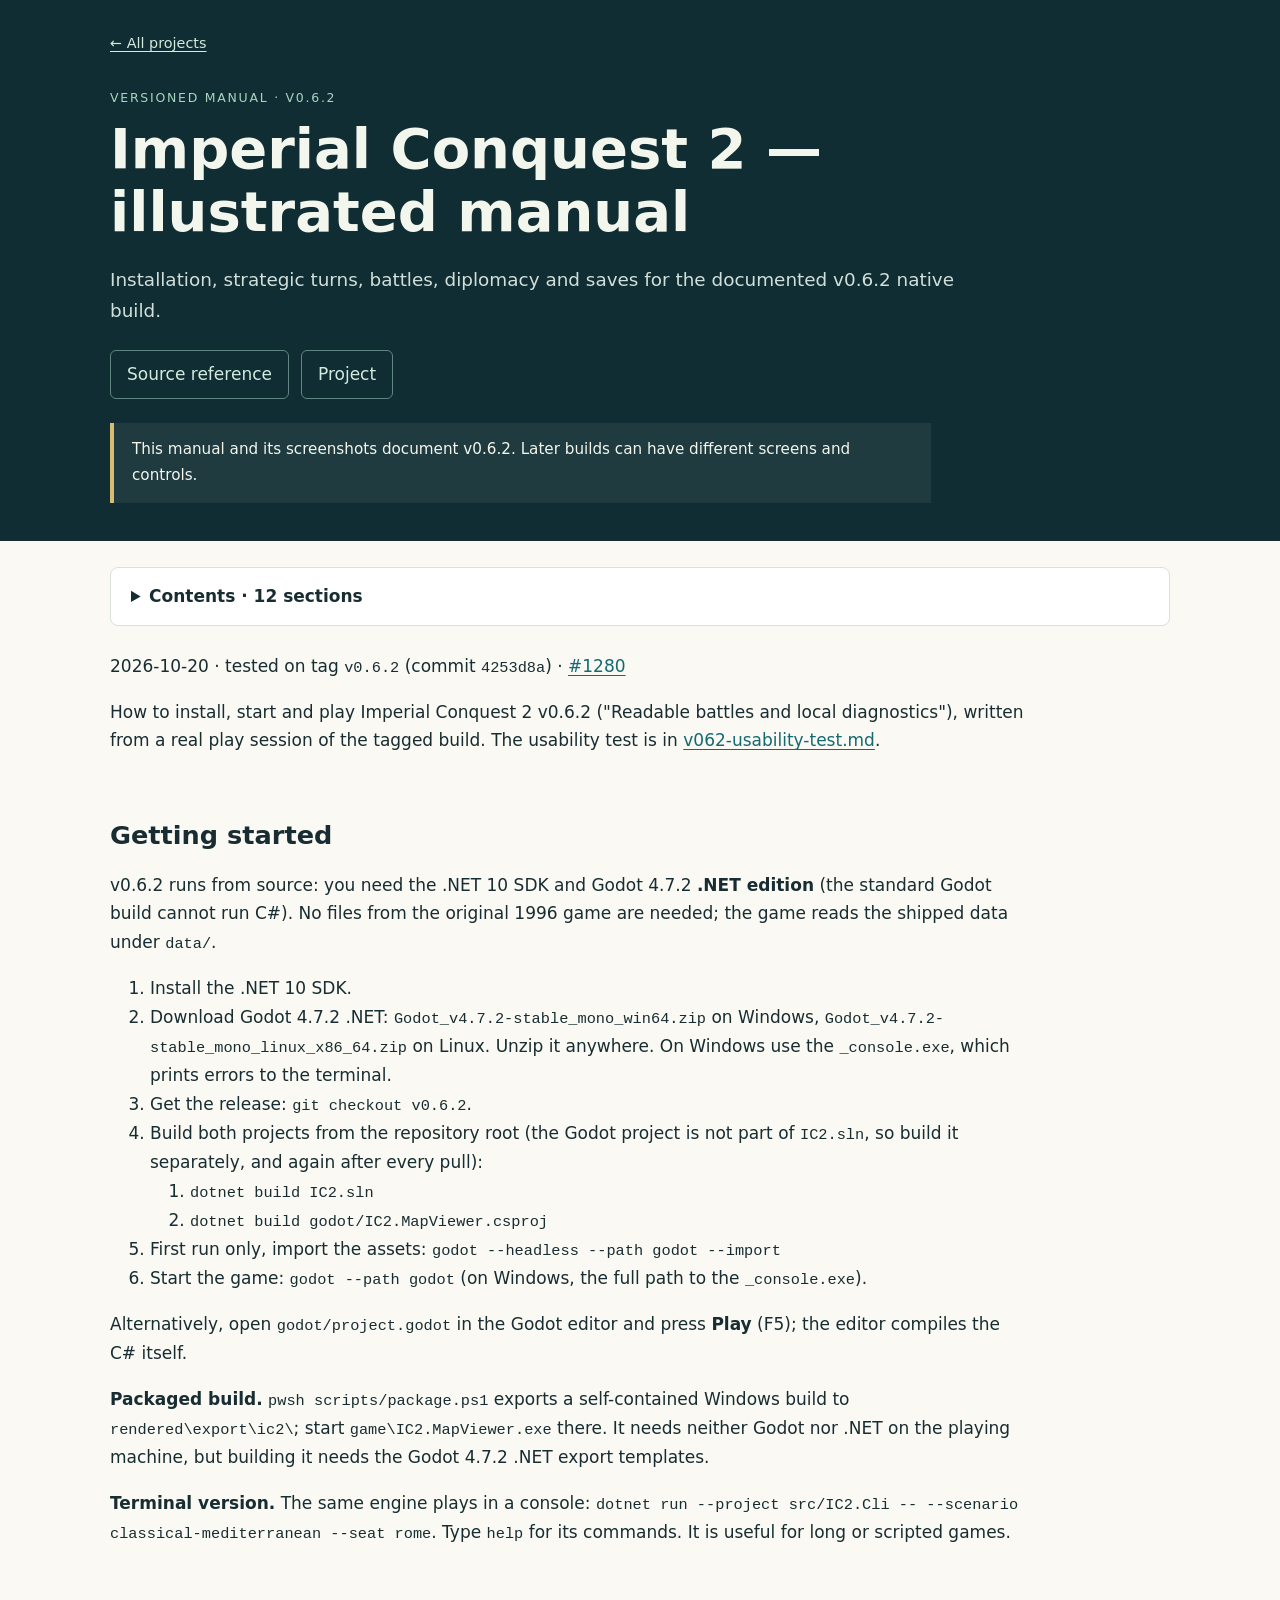
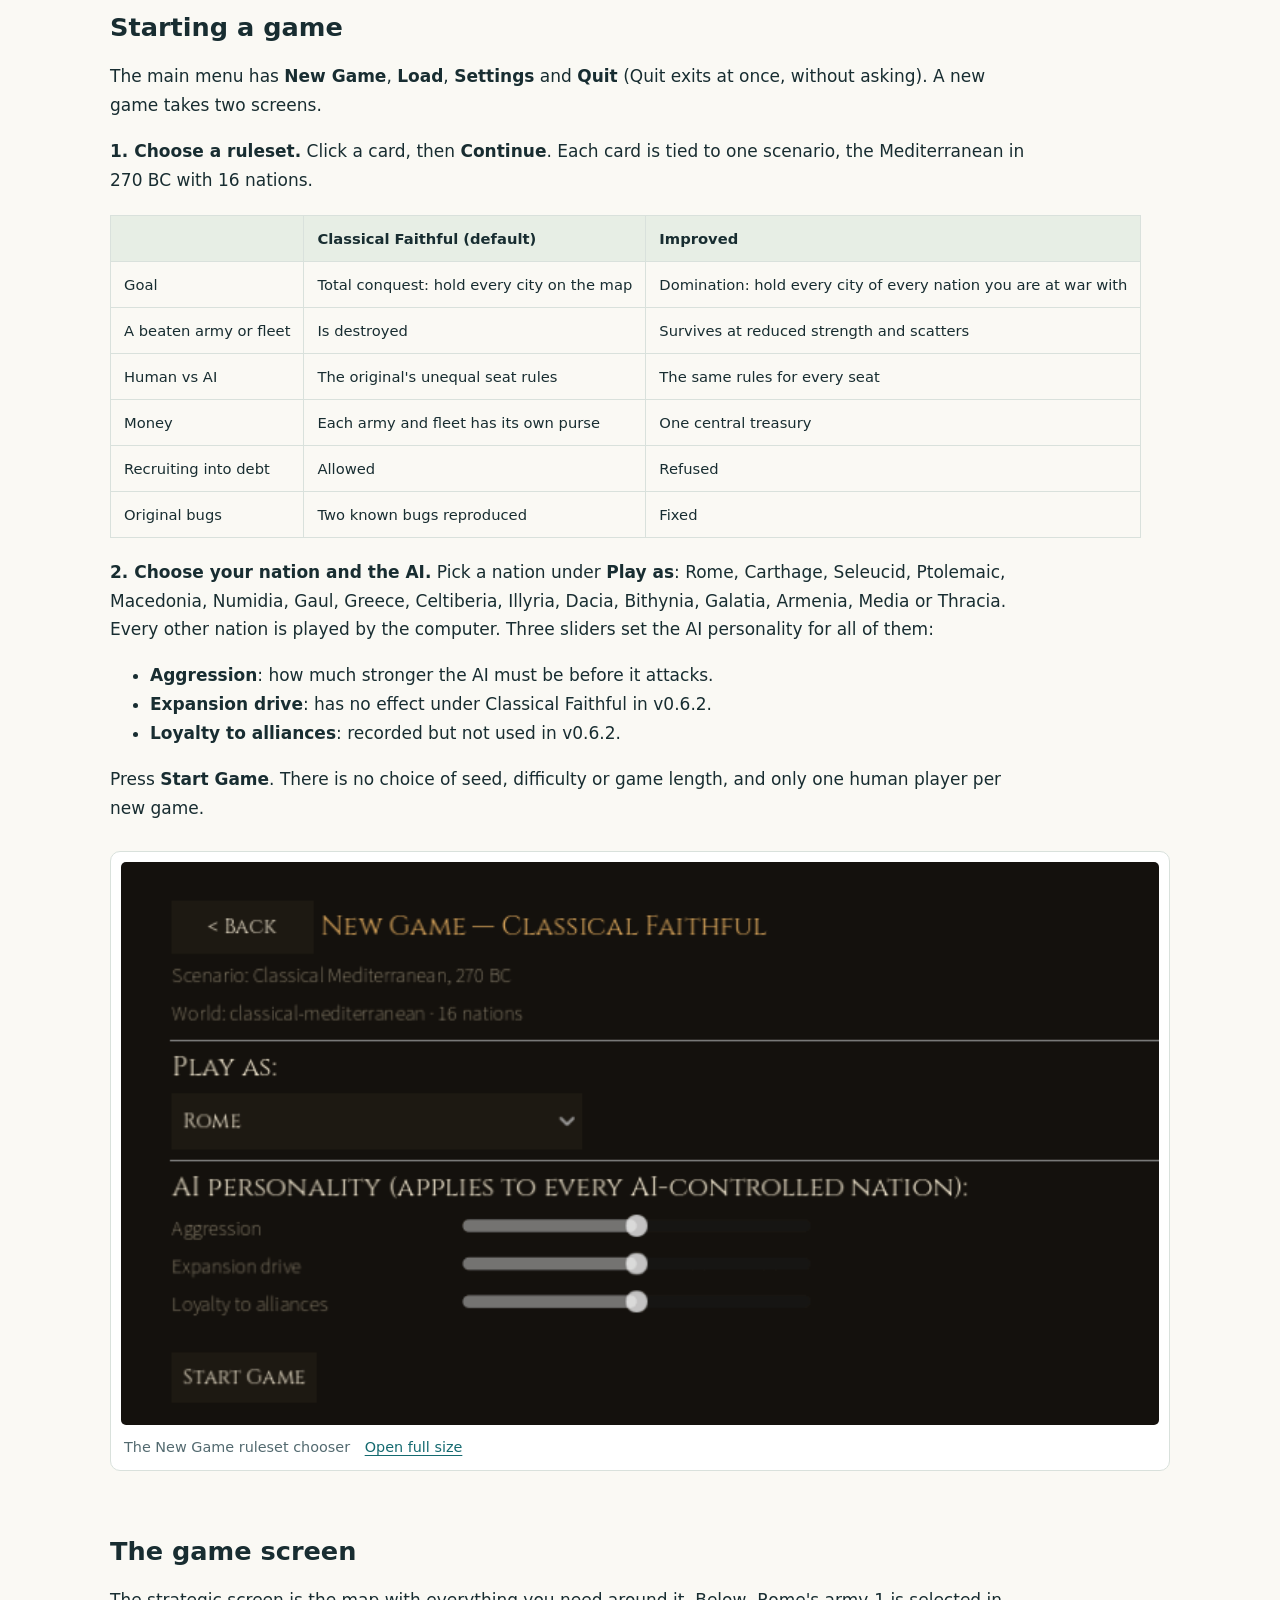
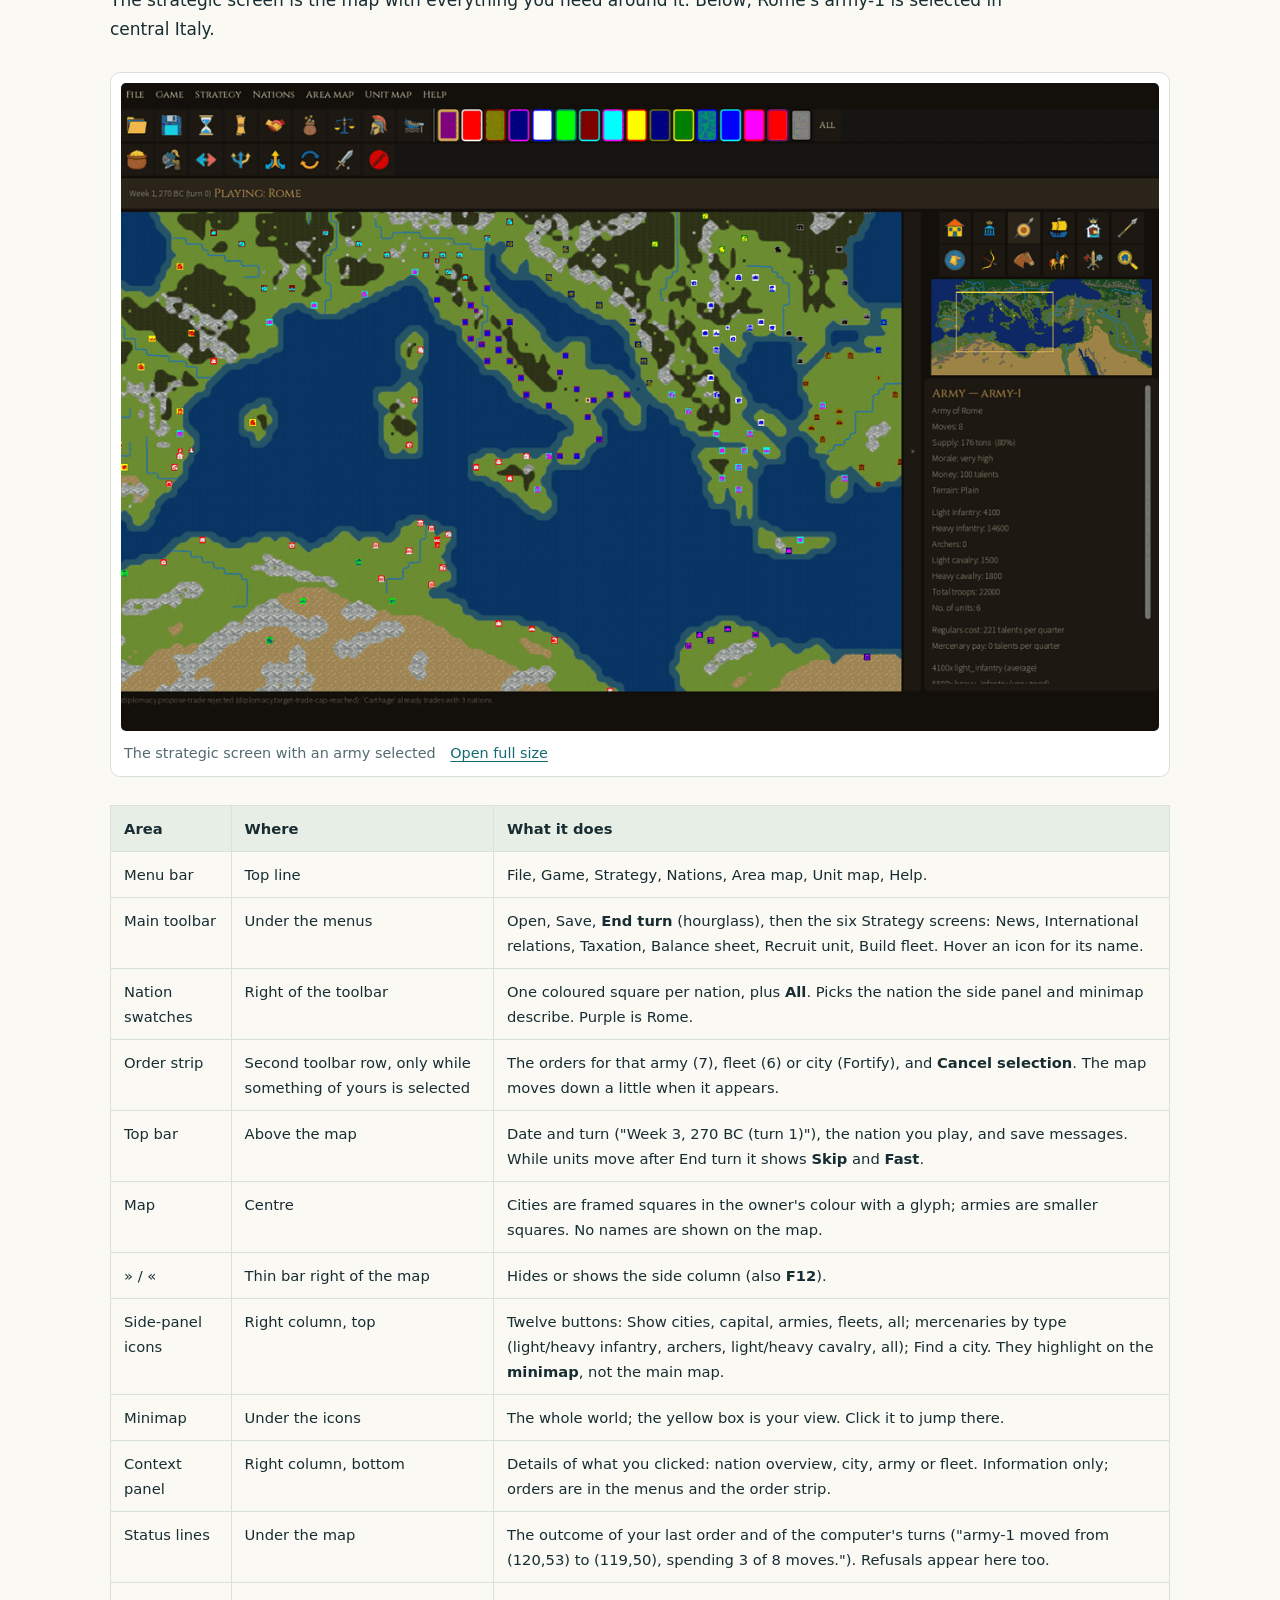
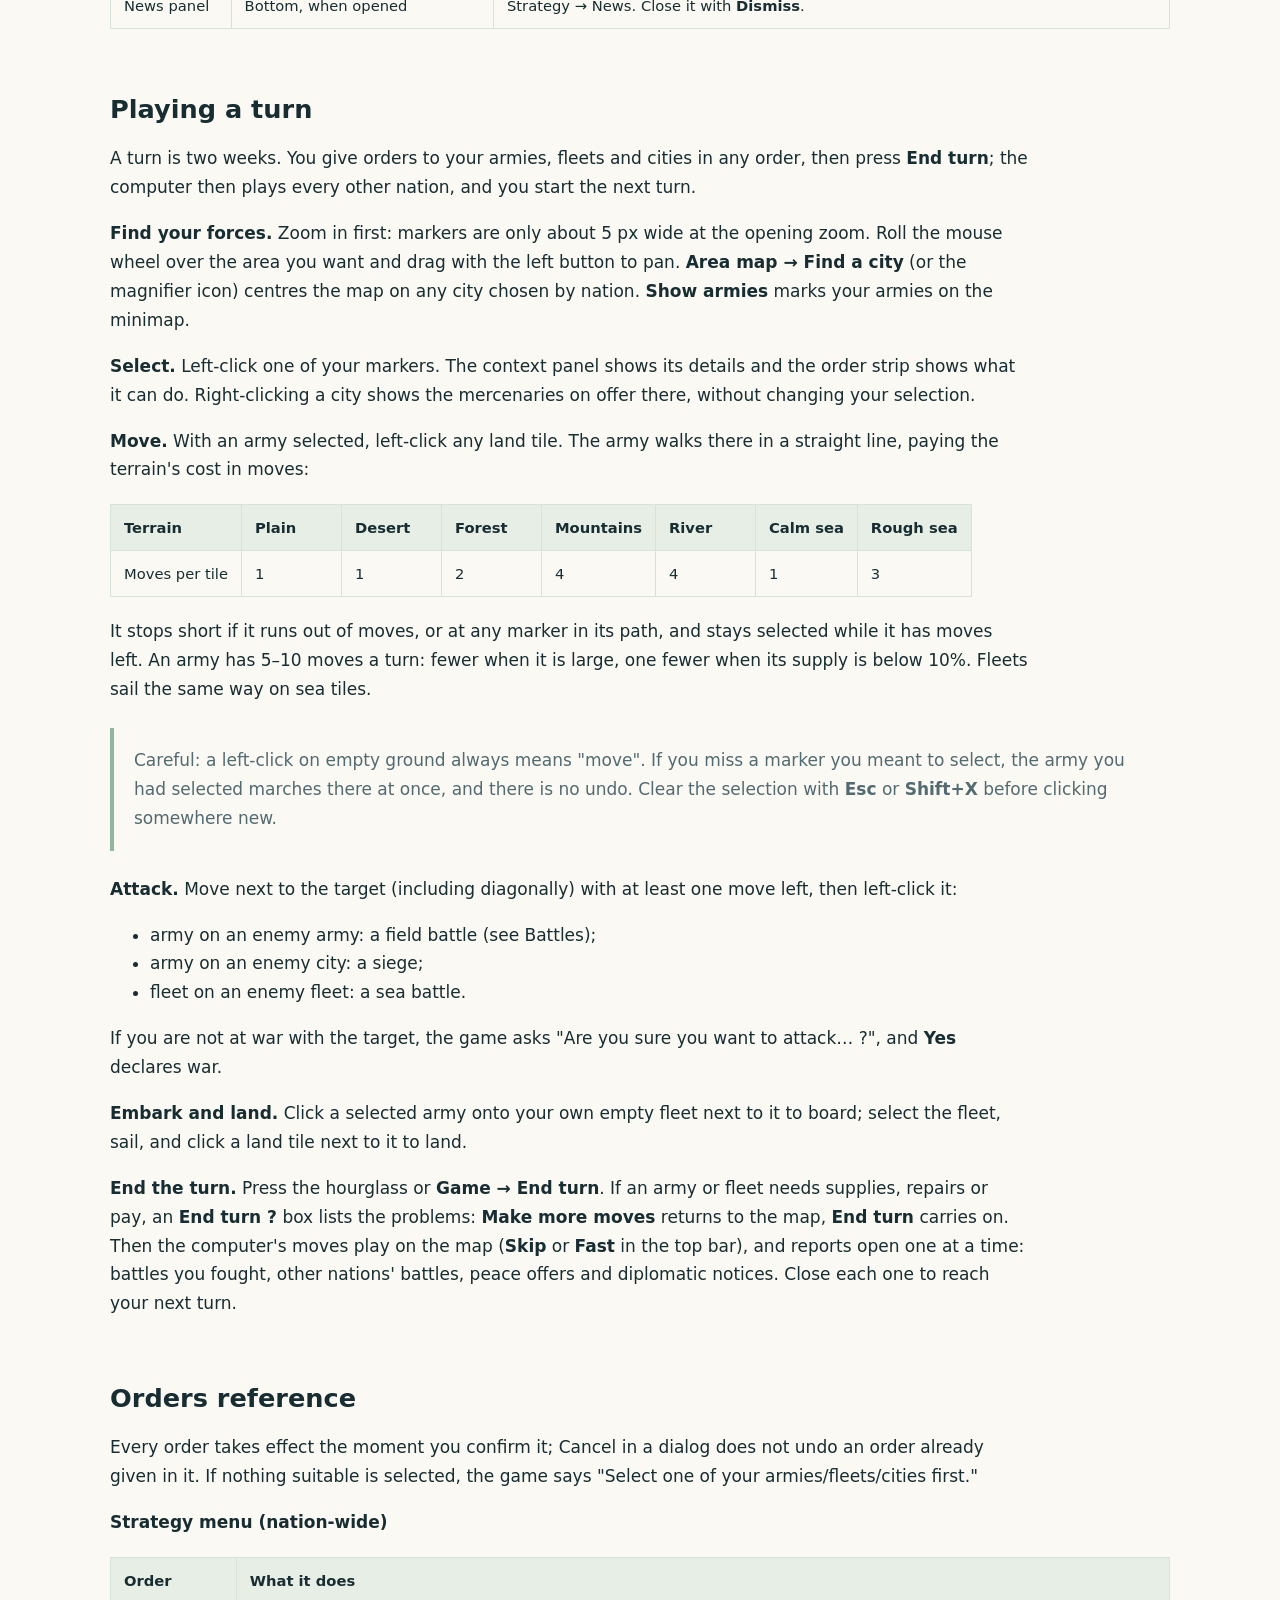
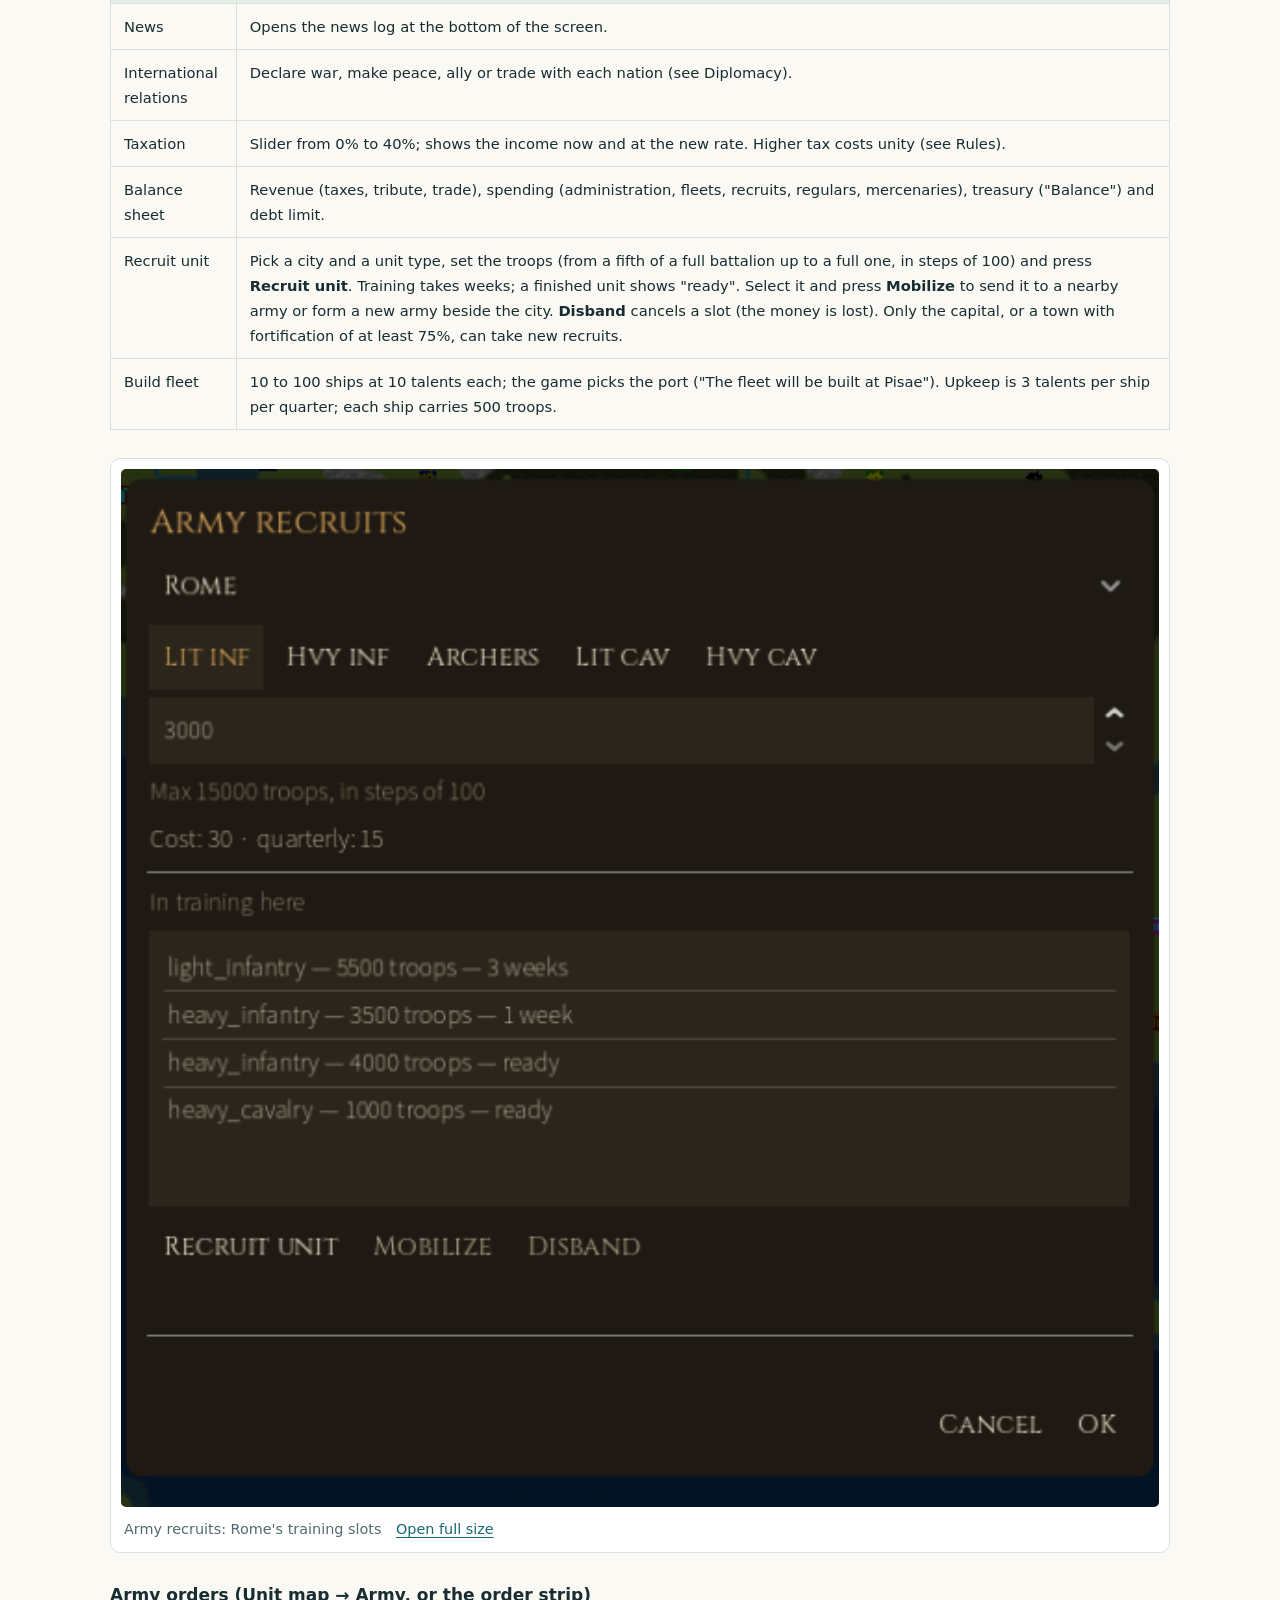
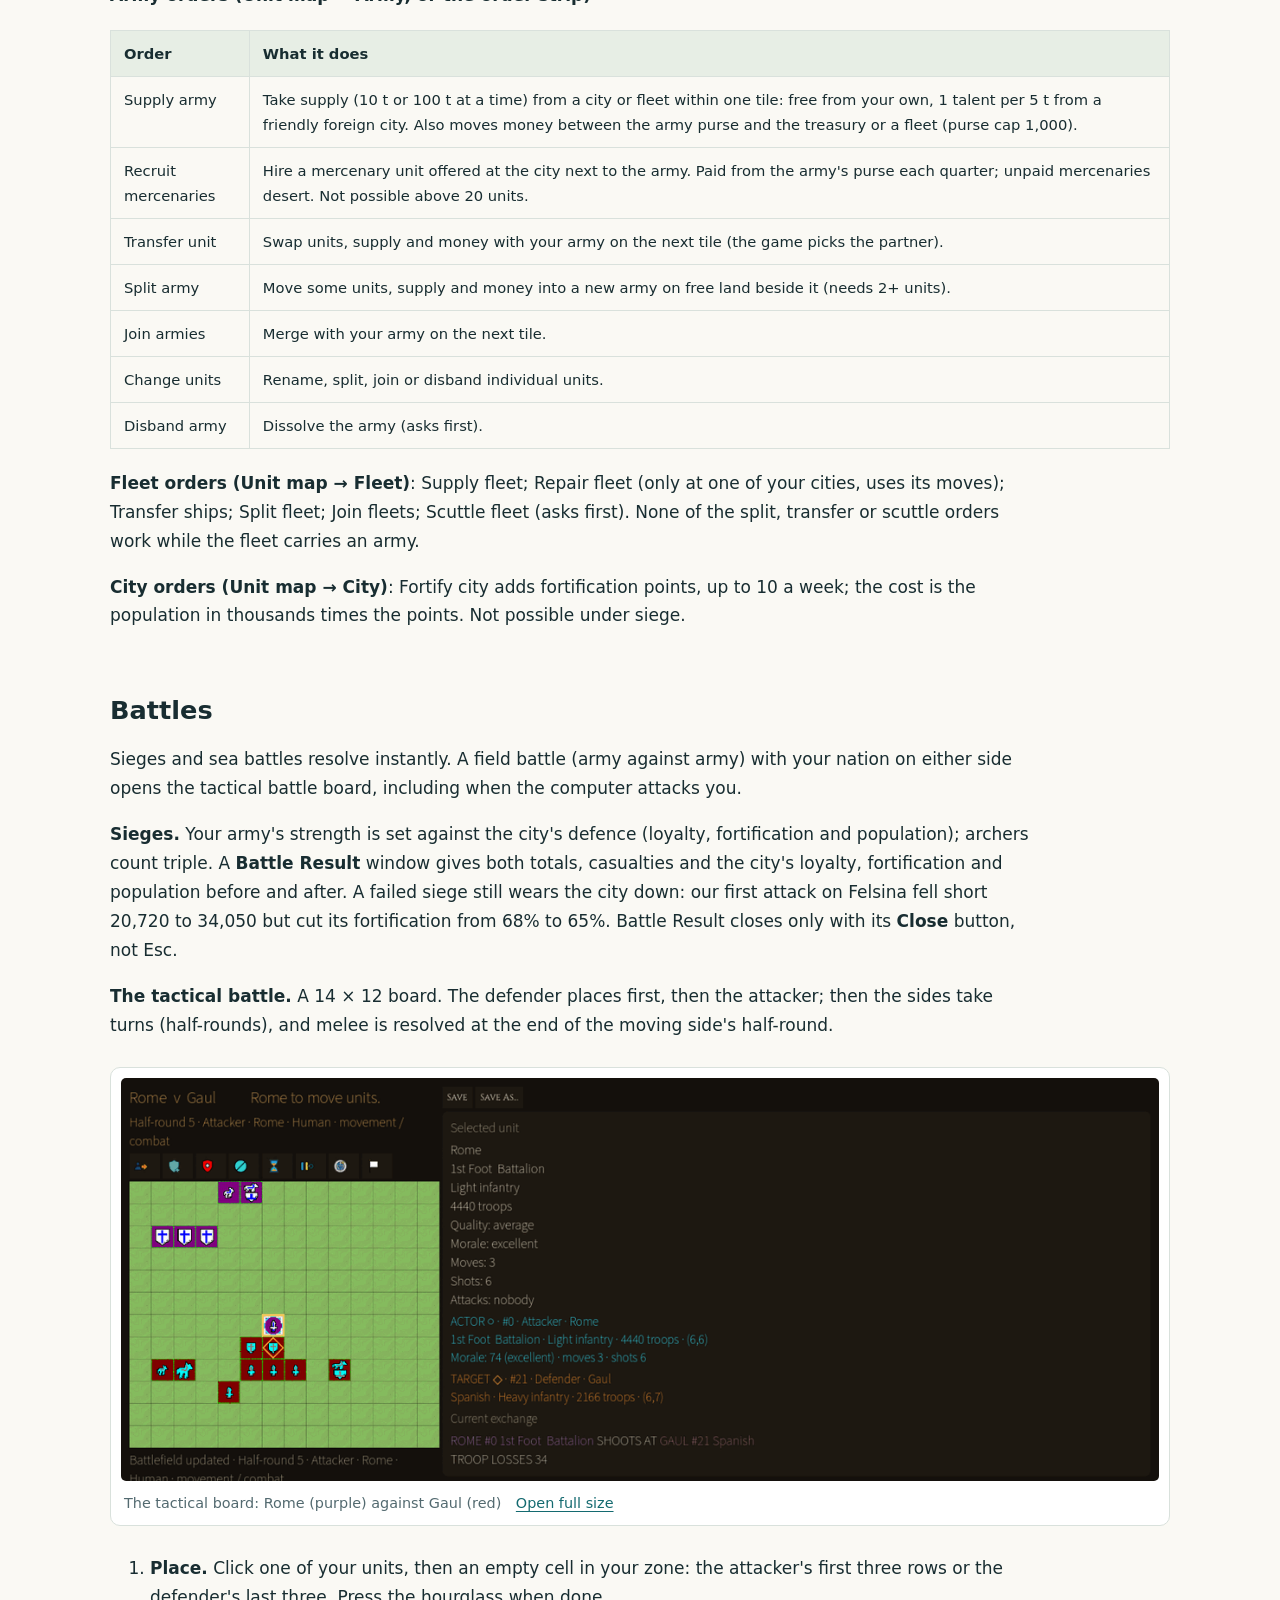
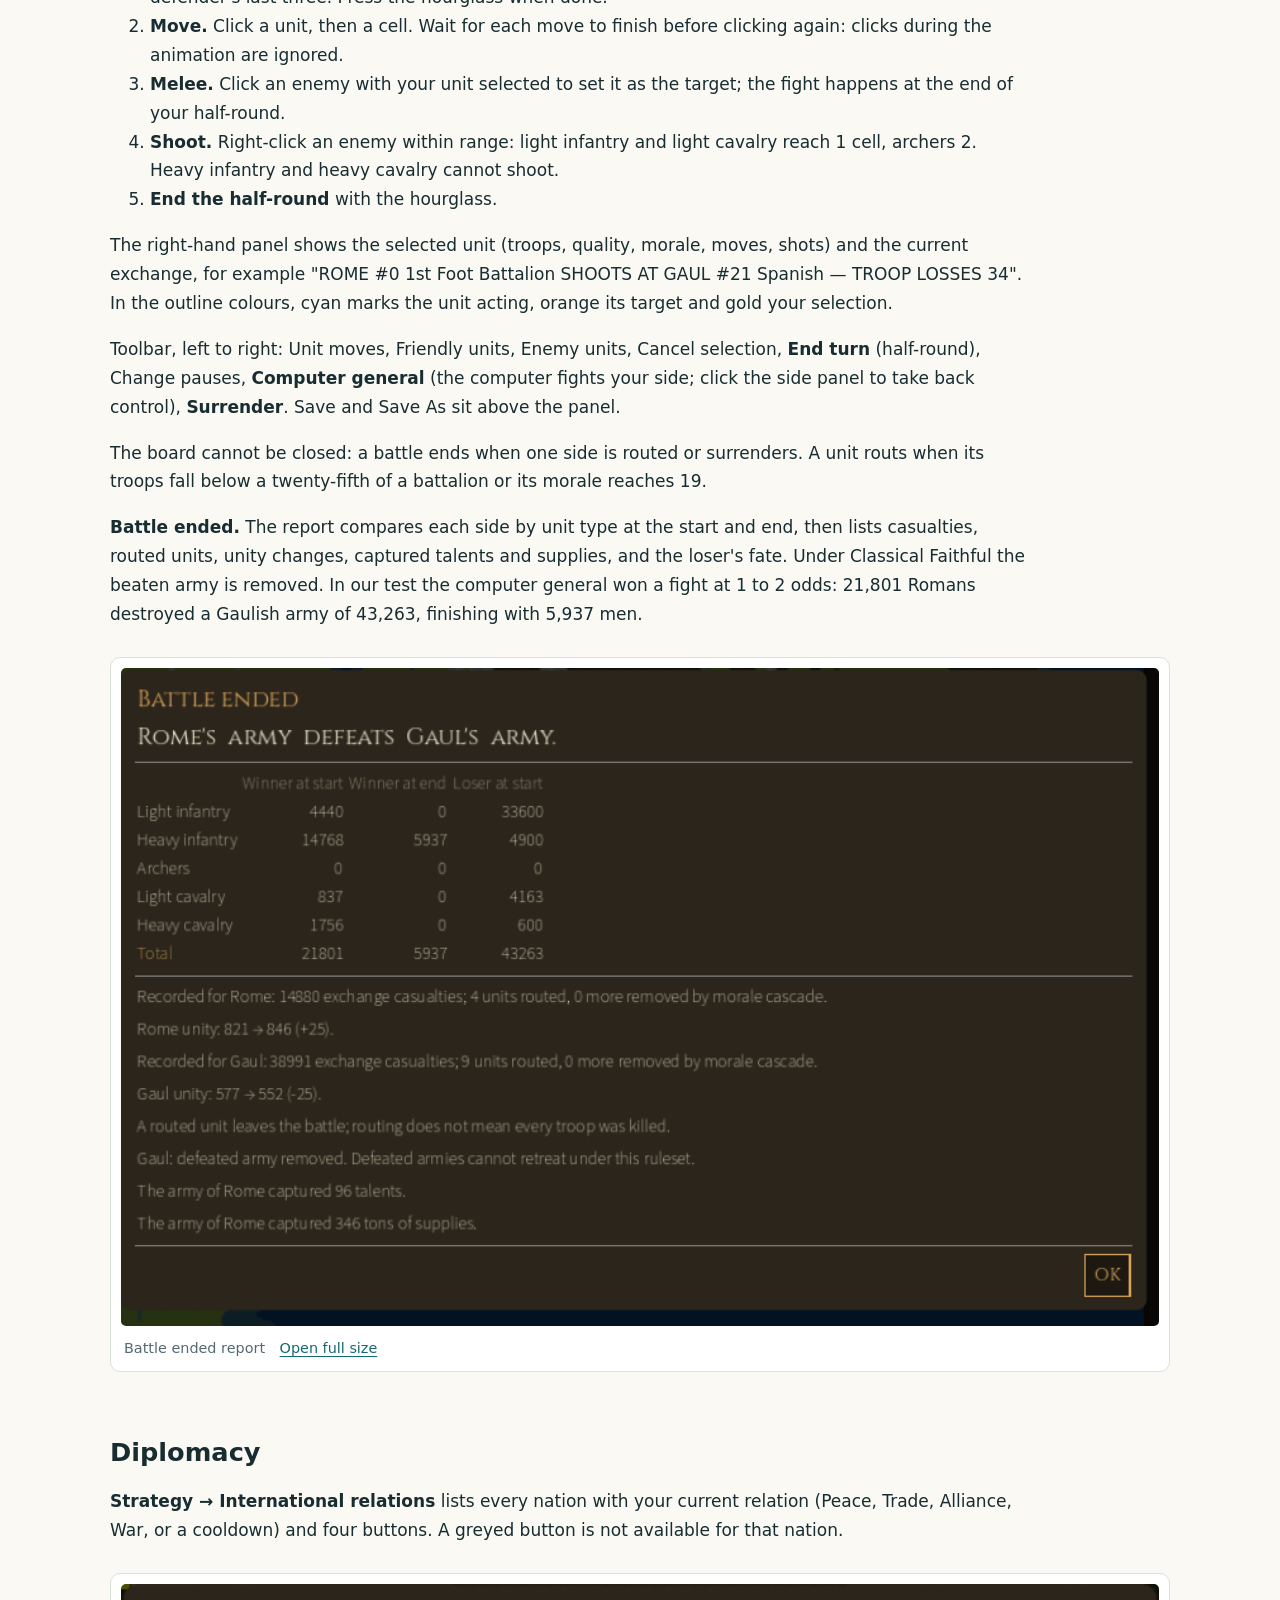
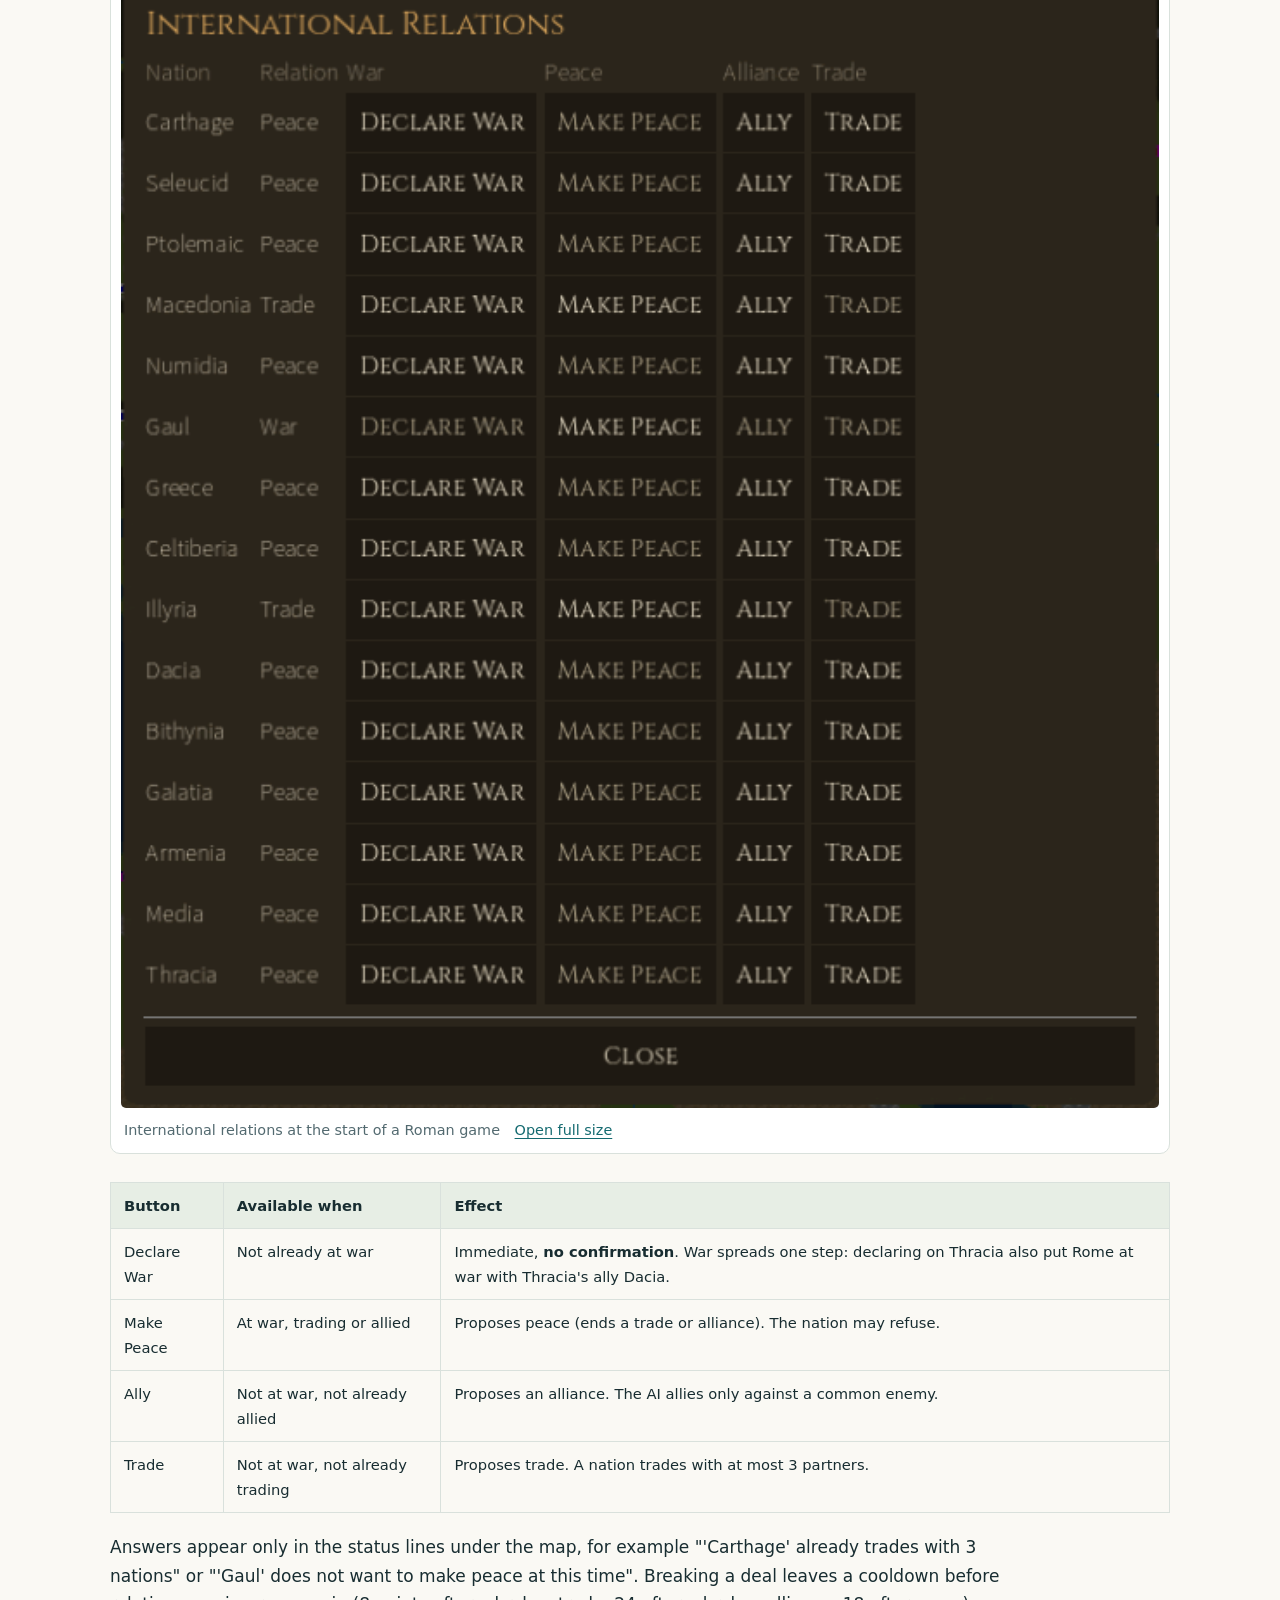
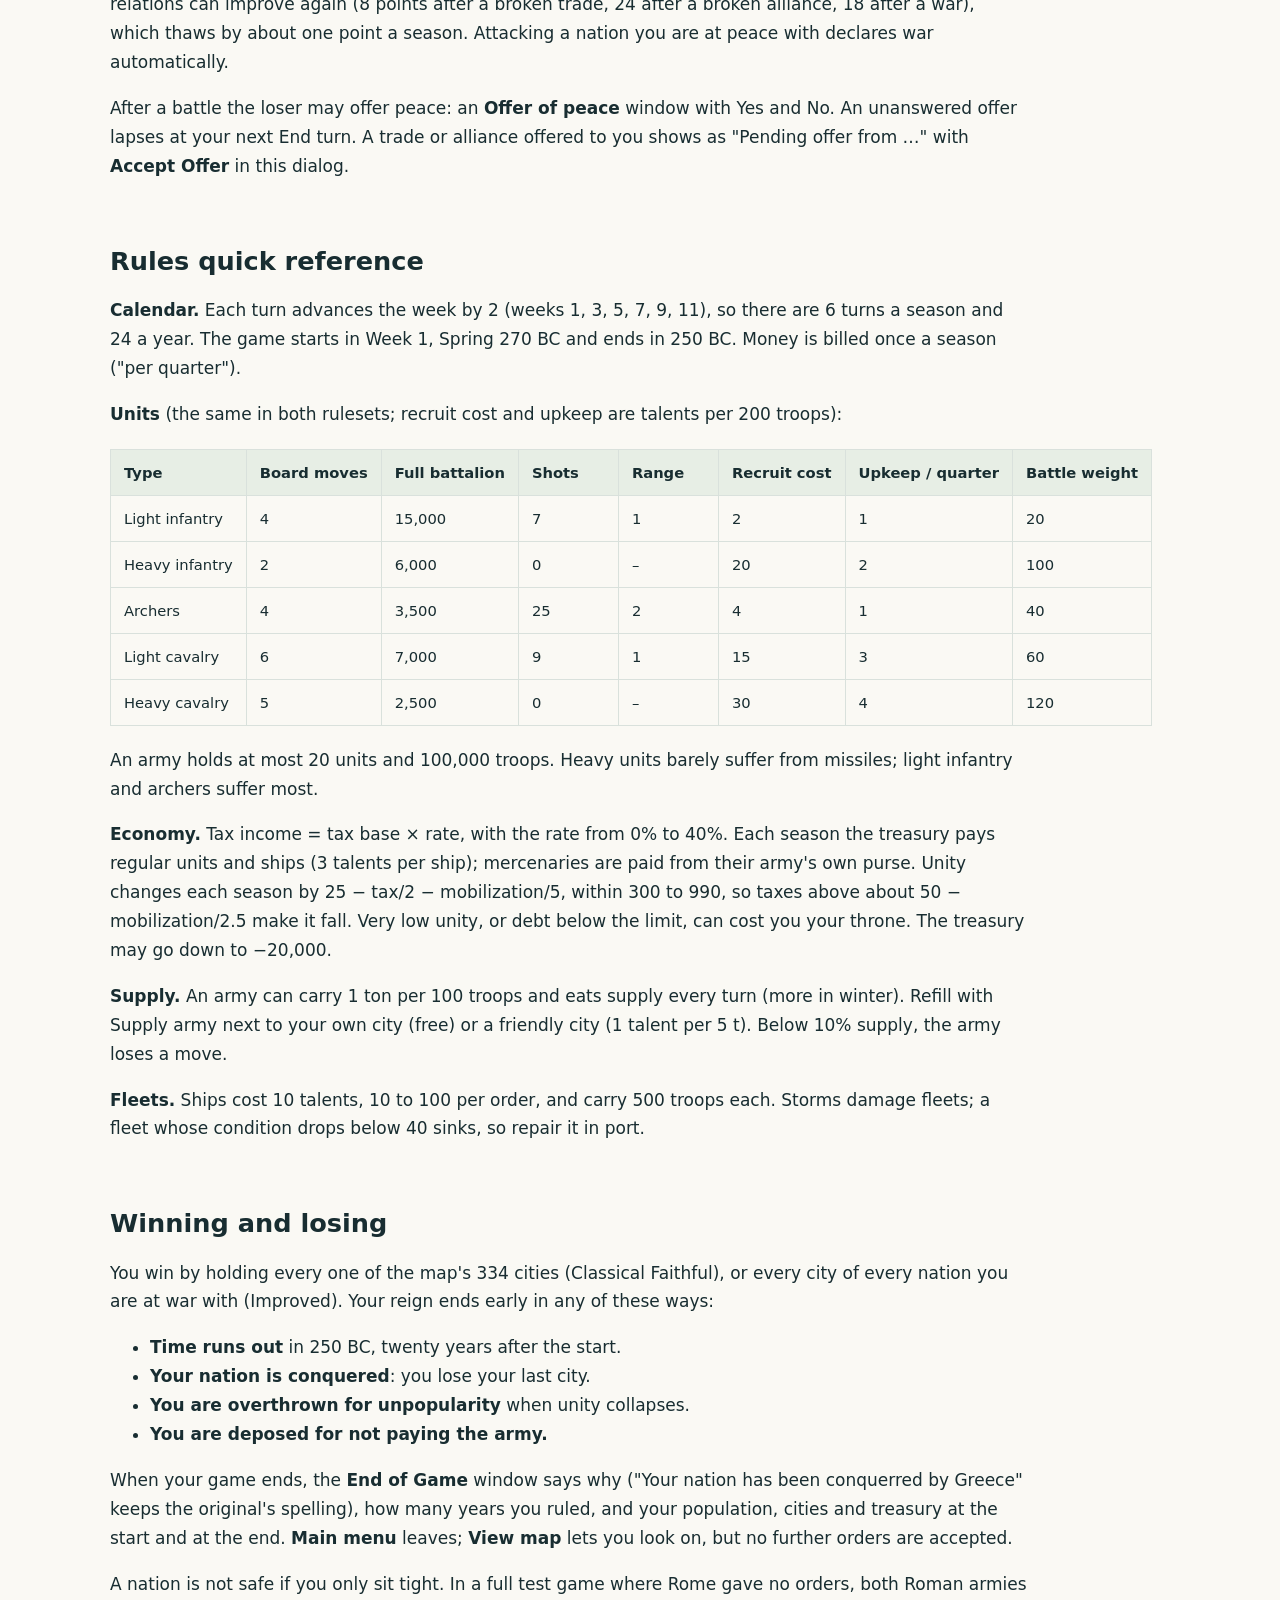
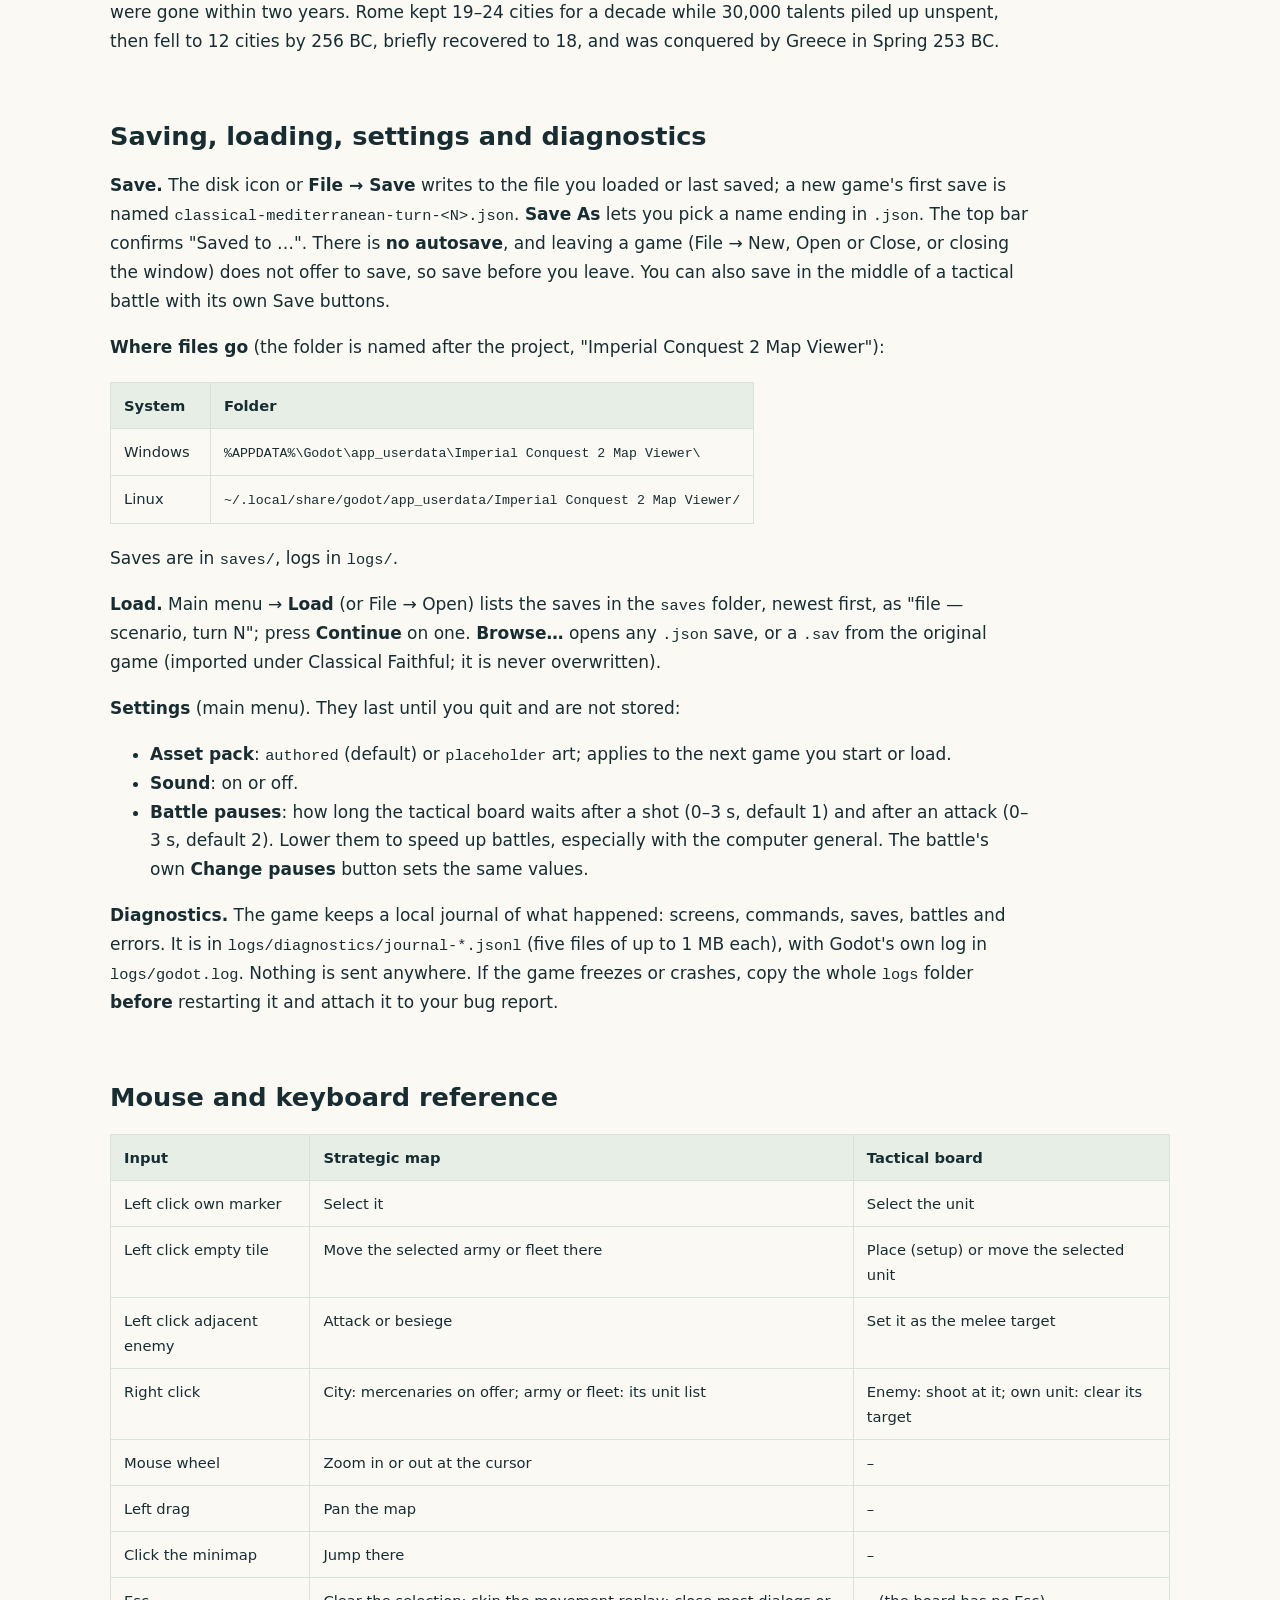
<file: guides/imperial-conquest-2/index.html>
<!doctype html>
<html lang="en"><head><meta charset="utf-8"><meta name="viewport" content="width=device-width,initial-scale=1"><title>Imperial Conquest 2 — illustrated manual — diegoami</title><meta name="description" content="Installation, strategic turns, battles, diplomacy and saves for the documented v0.6.2 native build."><link rel="stylesheet" href="../guide.css"></head>
<body><header class="hero"><div class="wrap"><a class="back" href="../../">← All projects</a><p class="eyebrow">Versioned manual · v0.6.2</p><h1>Imperial Conquest 2 — illustrated manual</h1><p class="lead">Installation, strategic turns, battles, diplomacy and saves for the documented v0.6.2 native build.</p><div class="actions"><a href="https://github.com/diegoami/imperial_conquest_2/blob/36ab15ec80beabd16bea0f64bab54adf16e34e32/docs/investigations/v062-user-manual.md">Source reference</a><a href="https://github.com/diegoami/imperial_conquest_2">Project</a></div><aside class="notice">This manual and its screenshots document v0.6.2. Later builds can have different screens and controls.</aside></div></header>
<main class="wrap"><nav class="contents" aria-label="On this page"><details><summary>Contents · 12 sections</summary><ol><li class="level-2"><a href="#getting-started">Getting started</a></li><li class="level-2"><a href="#starting-a-game">Starting a game</a></li><li class="level-2"><a href="#the-game-screen">The game screen</a></li><li class="level-2"><a href="#playing-a-turn">Playing a turn</a></li><li class="level-2"><a href="#orders-reference">Orders reference</a></li><li class="level-2"><a href="#battles">Battles</a></li><li class="level-2"><a href="#diplomacy">Diplomacy</a></li><li class="level-2"><a href="#rules-quick-reference">Rules quick reference</a></li><li class="level-2"><a href="#winning-and-losing">Winning and losing</a></li><li class="level-2"><a href="#saving-loading-settings-and-diagnostics">Saving, loading, settings and diagnostics</a></li><li class="level-2"><a href="#mouse-and-keyboard-reference">Mouse and keyboard reference</a></li><li class="level-2"><a href="#known-limitations-in-v062">Known limitations in v0.6.2</a></li></ol></details></nav><article class="prose"><p>2026-10-20 · tested on tag <code>v0.6.2</code> (commit <code>4253d8a</code>) · <a href="https://github.com/diegoami/imperial_conquest_2/issues/1280">#1280</a></p>
<p>How to install, start and play Imperial Conquest 2 v0.6.2 (&quot;Readable battles and local diagnostics&quot;), written from a real play session of the tagged build. The usability test is in <a href="https://github.com/diegoami/imperial_conquest_2/blob/36ab15ec80beabd16bea0f64bab54adf16e34e32/docs/investigations/v062-usability-test.md">v062-usability-test.md</a>.</p>
<h2 id="getting-started">Getting started</h2>
<p>v0.6.2 runs from source: you need the .NET 10 SDK and Godot 4.7.2 <strong>.NET edition</strong> (the standard Godot build cannot run C#). No files from the original 1996 game are needed; the game reads the shipped data under <code>data/</code>.</p>
<ol>
<li>Install the .NET 10 SDK.</li>
<li>Download Godot 4.7.2 .NET: <code>Godot_v4.7.2-stable_mono_win64.zip</code> on Windows, <code>Godot_v4.7.2-stable_mono_linux_x86_64.zip</code> on Linux. Unzip it anywhere. On Windows use the <code>_console.exe</code>, which prints errors to the terminal.</li>
<li>Get the release: <code>git checkout v0.6.2</code>.</li>
<li>Build both projects from the repository root (the Godot project is not part of <code>IC2.sln</code>, so build it separately, and again after every pull):<ol>
<li><code>dotnet build IC2.sln</code></li>
<li><code>dotnet build godot/IC2.MapViewer.csproj</code></li>
</ol>
</li>
<li>First run only, import the assets: <code>godot --headless --path godot --import</code></li>
<li>Start the game: <code>godot --path godot</code> (on Windows, the full path to the <code>_console.exe</code>).</li>
</ol>
<p>Alternatively, open <code>godot/project.godot</code> in the Godot editor and press <strong>Play</strong> (F5); the editor compiles the C# itself.</p>
<p><strong>Packaged build.</strong> <code>pwsh scripts/package.ps1</code> exports a self-contained Windows build to <code>rendered\export\ic2\</code>; start <code>game\IC2.MapViewer.exe</code> there. It needs neither Godot nor .NET on the playing machine, but building it needs the Godot 4.7.2 .NET export templates.</p>
<p><strong>Terminal version.</strong> The same engine plays in a console: <code>dotnet run --project src/IC2.Cli -- --scenario classical-mediterranean --seat rome</code>. Type <code>help</code> for its commands. It is useful for long or scripted games.</p>
<h2 id="starting-a-game">Starting a game</h2>
<p>The main menu has <strong>New Game</strong>, <strong>Load</strong>, <strong>Settings</strong> and <strong>Quit</strong> (Quit exits at once, without asking). A new game takes two screens.</p>
<p><strong>1. Choose a ruleset.</strong> Click a card, then <strong>Continue</strong>. Each card is tied to one scenario, the Mediterranean in 270 BC with 16 nations.</p>
<table>
<thead>
<tr>
<th></th>
<th>Classical Faithful (default)</th>
<th>Improved</th>
</tr>
</thead>
<tbody><tr>
<td>Goal</td>
<td>Total conquest: hold every city on the map</td>
<td>Domination: hold every city of every nation you are at war with</td>
</tr>
<tr>
<td>A beaten army or fleet</td>
<td>Is destroyed</td>
<td>Survives at reduced strength and scatters</td>
</tr>
<tr>
<td>Human vs AI</td>
<td>The original&#39;s unequal seat rules</td>
<td>The same rules for every seat</td>
</tr>
<tr>
<td>Money</td>
<td>Each army and fleet has its own purse</td>
<td>One central treasury</td>
</tr>
<tr>
<td>Recruiting into debt</td>
<td>Allowed</td>
<td>Refused</td>
</tr>
<tr>
<td>Original bugs</td>
<td>Two known bugs reproduced</td>
<td>Fixed</td>
</tr>
</tbody></table>
<p><strong>2. Choose your nation and the AI.</strong> Pick a nation under <strong>Play as</strong>: Rome, Carthage, Seleucid, Ptolemaic, Macedonia, Numidia, Gaul, Greece, Celtiberia, Illyria, Dacia, Bithynia, Galatia, Armenia, Media or Thracia. Every other nation is played by the computer. Three sliders set the AI personality for all of them:</p>
<ul>
<li><strong>Aggression</strong>: how much stronger the AI must be before it attacks.</li>
<li><strong>Expansion drive</strong>: has no effect under Classical Faithful in v0.6.2.</li>
<li><strong>Loyalty to alliances</strong>: recorded but not used in v0.6.2.</li>
</ul>
<p>Press <strong>Start Game</strong>. There is no choice of seed, difficulty or game length, and only one human player per new game.</p>
<figure><a href="images/new-game.png" target="_blank" rel="noopener"><img src="images/new-game.png" loading="lazy" alt="The New Game ruleset chooser"></a><figcaption>The New Game ruleset chooser <a href="images/new-game.png" target="_blank" rel="noopener">Open full size</a></figcaption></figure>
<h2 id="the-game-screen">The game screen</h2>
<p>The strategic screen is the map with everything you need around it. Below, Rome&#39;s army-1 is selected in central Italy.</p>
<figure><a href="images/strategic-screen.png" target="_blank" rel="noopener"><img src="images/strategic-screen.png" loading="lazy" alt="The strategic screen with an army selected"></a><figcaption>The strategic screen with an army selected <a href="images/strategic-screen.png" target="_blank" rel="noopener">Open full size</a></figcaption></figure>
<table>
<thead>
<tr>
<th>Area</th>
<th>Where</th>
<th>What it does</th>
</tr>
</thead>
<tbody><tr>
<td>Menu bar</td>
<td>Top line</td>
<td>File, Game, Strategy, Nations, Area map, Unit map, Help.</td>
</tr>
<tr>
<td>Main toolbar</td>
<td>Under the menus</td>
<td>Open, Save, <strong>End turn</strong> (hourglass), then the six Strategy screens: News, International relations, Taxation, Balance sheet, Recruit unit, Build fleet. Hover an icon for its name.</td>
</tr>
<tr>
<td>Nation swatches</td>
<td>Right of the toolbar</td>
<td>One coloured square per nation, plus <strong>All</strong>. Picks the nation the side panel and minimap describe. Purple is Rome.</td>
</tr>
<tr>
<td>Order strip</td>
<td>Second toolbar row, only while something of yours is selected</td>
<td>The orders for that army (7), fleet (6) or city (Fortify), and <strong>Cancel selection</strong>. The map moves down a little when it appears.</td>
</tr>
<tr>
<td>Top bar</td>
<td>Above the map</td>
<td>Date and turn (&quot;Week 3, 270 BC (turn 1)&quot;), the nation you play, and save messages. While units move after End turn it shows <strong>Skip</strong> and <strong>Fast</strong>.</td>
</tr>
<tr>
<td>Map</td>
<td>Centre</td>
<td>Cities are framed squares in the owner&#39;s colour with a glyph; armies are smaller squares. No names are shown on the map.</td>
</tr>
<tr>
<td>» / «</td>
<td>Thin bar right of the map</td>
<td>Hides or shows the side column (also <strong>F12</strong>).</td>
</tr>
<tr>
<td>Side-panel icons</td>
<td>Right column, top</td>
<td>Twelve buttons: Show cities, capital, armies, fleets, all; mercenaries by type (light/heavy infantry, archers, light/heavy cavalry, all); Find a city. They highlight on the <strong>minimap</strong>, not the main map.</td>
</tr>
<tr>
<td>Minimap</td>
<td>Under the icons</td>
<td>The whole world; the yellow box is your view. Click it to jump there.</td>
</tr>
<tr>
<td>Context panel</td>
<td>Right column, bottom</td>
<td>Details of what you clicked: nation overview, city, army or fleet. Information only; orders are in the menus and the order strip.</td>
</tr>
<tr>
<td>Status lines</td>
<td>Under the map</td>
<td>The outcome of your last order and of the computer&#39;s turns (&quot;army-1 moved from (120,53) to (119,50), spending 3 of 8 moves.&quot;). Refusals appear here too.</td>
</tr>
<tr>
<td>News panel</td>
<td>Bottom, when opened</td>
<td>Strategy → News. Close it with <strong>Dismiss</strong>.</td>
</tr>
</tbody></table>
<h2 id="playing-a-turn">Playing a turn</h2>
<p>A turn is two weeks. You give orders to your armies, fleets and cities in any order, then press <strong>End turn</strong>; the computer then plays every other nation, and you start the next turn.</p>
<p><strong>Find your forces.</strong> Zoom in first: markers are only about 5 px wide at the opening zoom. Roll the mouse wheel over the area you want and drag with the left button to pan. <strong>Area map → Find a city</strong> (or the magnifier icon) centres the map on any city chosen by nation. <strong>Show armies</strong> marks your armies on the minimap.</p>
<p><strong>Select.</strong> Left-click one of your markers. The context panel shows its details and the order strip shows what it can do. Right-clicking a city shows the mercenaries on offer there, without changing your selection.</p>
<p><strong>Move.</strong> With an army selected, left-click any land tile. The army walks there in a straight line, paying the terrain&#39;s cost in moves:</p>
<table>
<thead>
<tr>
<th>Terrain</th>
<th>Plain</th>
<th>Desert</th>
<th>Forest</th>
<th>Mountains</th>
<th>River</th>
<th>Calm sea</th>
<th>Rough sea</th>
</tr>
</thead>
<tbody><tr>
<td>Moves per tile</td>
<td>1</td>
<td>1</td>
<td>2</td>
<td>4</td>
<td>4</td>
<td>1</td>
<td>3</td>
</tr>
</tbody></table>
<p>It stops short if it runs out of moves, or at any marker in its path, and stays selected while it has moves left. An army has 5–10 moves a turn: fewer when it is large, one fewer when its supply is below 10%. Fleets sail the same way on sea tiles.</p>
<blockquote>
<p>Careful: a left-click on empty ground always means &quot;move&quot;. If you miss a marker you meant to select, the army you had selected marches there at once, and there is no undo. Clear the selection with <strong>Esc</strong> or <strong>Shift+X</strong> before clicking somewhere new.</p>
</blockquote>
<p><strong>Attack.</strong> Move next to the target (including diagonally) with at least one move left, then left-click it:</p>
<ul>
<li>army on an enemy army: a field battle (see Battles);</li>
<li>army on an enemy city: a siege;</li>
<li>fleet on an enemy fleet: a sea battle.</li>
</ul>
<p>If you are not at war with the target, the game asks &quot;Are you sure you want to attack… ?&quot;, and <strong>Yes</strong> declares war.</p>
<p><strong>Embark and land.</strong> Click a selected army onto your own empty fleet next to it to board; select the fleet, sail, and click a land tile next to it to land.</p>
<p><strong>End the turn.</strong> Press the hourglass or <strong>Game → End turn</strong>. If an army or fleet needs supplies, repairs or pay, an <strong>End turn ?</strong> box lists the problems: <strong>Make more moves</strong> returns to the map, <strong>End turn</strong> carries on. Then the computer&#39;s moves play on the map (<strong>Skip</strong> or <strong>Fast</strong> in the top bar), and reports open one at a time: battles you fought, other nations&#39; battles, peace offers and diplomatic notices. Close each one to reach your next turn.</p>
<h2 id="orders-reference">Orders reference</h2>
<p>Every order takes effect the moment you confirm it; Cancel in a dialog does not undo an order already given in it. If nothing suitable is selected, the game says &quot;Select one of your armies/fleets/cities first.&quot;</p>
<p><strong>Strategy menu (nation-wide)</strong></p>
<table>
<thead>
<tr>
<th>Order</th>
<th>What it does</th>
</tr>
</thead>
<tbody><tr>
<td>News</td>
<td>Opens the news log at the bottom of the screen.</td>
</tr>
<tr>
<td>International relations</td>
<td>Declare war, make peace, ally or trade with each nation (see Diplomacy).</td>
</tr>
<tr>
<td>Taxation</td>
<td>Slider from 0% to 40%; shows the income now and at the new rate. Higher tax costs unity (see Rules).</td>
</tr>
<tr>
<td>Balance sheet</td>
<td>Revenue (taxes, tribute, trade), spending (administration, fleets, recruits, regulars, mercenaries), treasury (&quot;Balance&quot;) and debt limit.</td>
</tr>
<tr>
<td>Recruit unit</td>
<td>Pick a city and a unit type, set the troops (from a fifth of a full battalion up to a full one, in steps of 100) and press <strong>Recruit unit</strong>. Training takes weeks; a finished unit shows &quot;ready&quot;. Select it and press <strong>Mobilize</strong> to send it to a nearby army or form a new army beside the city. <strong>Disband</strong> cancels a slot (the money is lost). Only the capital, or a town with fortification of at least 75%, can take new recruits.</td>
</tr>
<tr>
<td>Build fleet</td>
<td>10 to 100 ships at 10 talents each; the game picks the port (&quot;The fleet will be built at Pisae&quot;). Upkeep is 3 talents per ship per quarter; each ship carries 500 troops.</td>
</tr>
</tbody></table>
<figure><a href="images/recruit.png" target="_blank" rel="noopener"><img src="images/recruit.png" loading="lazy" alt="Army recruits: Rome&#39;s training slots"></a><figcaption>Army recruits: Rome&#39;s training slots <a href="images/recruit.png" target="_blank" rel="noopener">Open full size</a></figcaption></figure>
<p><strong>Army orders (Unit map → Army, or the order strip)</strong></p>
<table>
<thead>
<tr>
<th>Order</th>
<th>What it does</th>
</tr>
</thead>
<tbody><tr>
<td>Supply army</td>
<td>Take supply (10 t or 100 t at a time) from a city or fleet within one tile: free from your own, 1 talent per 5 t from a friendly foreign city. Also moves money between the army purse and the treasury or a fleet (purse cap 1,000).</td>
</tr>
<tr>
<td>Recruit mercenaries</td>
<td>Hire a mercenary unit offered at the city next to the army. Paid from the army&#39;s purse each quarter; unpaid mercenaries desert. Not possible above 20 units.</td>
</tr>
<tr>
<td>Transfer unit</td>
<td>Swap units, supply and money with your army on the next tile (the game picks the partner).</td>
</tr>
<tr>
<td>Split army</td>
<td>Move some units, supply and money into a new army on free land beside it (needs 2+ units).</td>
</tr>
<tr>
<td>Join armies</td>
<td>Merge with your army on the next tile.</td>
</tr>
<tr>
<td>Change units</td>
<td>Rename, split, join or disband individual units.</td>
</tr>
<tr>
<td>Disband army</td>
<td>Dissolve the army (asks first).</td>
</tr>
</tbody></table>
<p><strong>Fleet orders (Unit map → Fleet)</strong>: Supply fleet; Repair fleet (only at one of your cities, uses its moves); Transfer ships; Split fleet; Join fleets; Scuttle fleet (asks first). None of the split, transfer or scuttle orders work while the fleet carries an army.</p>
<p><strong>City orders (Unit map → City)</strong>: Fortify city adds fortification points, up to 10 a week; the cost is the population in thousands times the points. Not possible under siege.</p>
<h2 id="battles">Battles</h2>
<p>Sieges and sea battles resolve instantly. A field battle (army against army) with your nation on either side opens the tactical battle board, including when the computer attacks you.</p>
<p><strong>Sieges.</strong> Your army&#39;s strength is set against the city&#39;s defence (loyalty, fortification and population); archers count triple. A <strong>Battle Result</strong> window gives both totals, casualties and the city&#39;s loyalty, fortification and population before and after. A failed siege still wears the city down: our first attack on Felsina fell short 20,720 to 34,050 but cut its fortification from 68% to 65%. Battle Result closes only with its <strong>Close</strong> button, not Esc.</p>
<p><strong>The tactical battle.</strong> A 14 × 12 board. The defender places first, then the attacker; then the sides take turns (half-rounds), and melee is resolved at the end of the moving side&#39;s half-round.</p>
<figure><a href="images/tactical-battle.png" target="_blank" rel="noopener"><img src="images/tactical-battle.png" loading="lazy" alt="The tactical board: Rome (purple) against Gaul (red)"></a><figcaption>The tactical board: Rome (purple) against Gaul (red) <a href="images/tactical-battle.png" target="_blank" rel="noopener">Open full size</a></figcaption></figure>
<ol>
<li><strong>Place.</strong> Click one of your units, then an empty cell in your zone: the attacker&#39;s first three rows or the defender&#39;s last three. Press the hourglass when done.</li>
<li><strong>Move.</strong> Click a unit, then a cell. Wait for each move to finish before clicking again: clicks during the animation are ignored.</li>
<li><strong>Melee.</strong> Click an enemy with your unit selected to set it as the target; the fight happens at the end of your half-round.</li>
<li><strong>Shoot.</strong> Right-click an enemy within range: light infantry and light cavalry reach 1 cell, archers 2. Heavy infantry and heavy cavalry cannot shoot.</li>
<li><strong>End the half-round</strong> with the hourglass.</li>
</ol>
<p>The right-hand panel shows the selected unit (troops, quality, morale, moves, shots) and the current exchange, for example &quot;ROME #0 1st Foot Battalion SHOOTS AT GAUL #21 Spanish — TROOP LOSSES 34&quot;. In the outline colours, cyan marks the unit acting, orange its target and gold your selection.</p>
<p>Toolbar, left to right: Unit moves, Friendly units, Enemy units, Cancel selection, <strong>End turn</strong> (half-round), Change pauses, <strong>Computer general</strong> (the computer fights your side; click the side panel to take back control), <strong>Surrender</strong>. Save and Save As sit above the panel.</p>
<p>The board cannot be closed: a battle ends when one side is routed or surrenders. A unit routs when its troops fall below a twenty-fifth of a battalion or its morale reaches 19.</p>
<p><strong>Battle ended.</strong> The report compares each side by unit type at the start and end, then lists casualties, routed units, unity changes, captured talents and supplies, and the loser&#39;s fate. Under Classical Faithful the beaten army is removed. In our test the computer general won a fight at 1 to 2 odds: 21,801 Romans destroyed a Gaulish army of 43,263, finishing with 5,937 men.</p>
<figure><a href="images/battle-ended.png" target="_blank" rel="noopener"><img src="images/battle-ended.png" loading="lazy" alt="Battle ended report"></a><figcaption>Battle ended report <a href="images/battle-ended.png" target="_blank" rel="noopener">Open full size</a></figcaption></figure>
<h2 id="diplomacy">Diplomacy</h2>
<p><strong>Strategy → International relations</strong> lists every nation with your current relation (Peace, Trade, Alliance, War, or a cooldown) and four buttons. A greyed button is not available for that nation.</p>
<figure><a href="images/diplomacy.png" target="_blank" rel="noopener"><img src="images/diplomacy.png" loading="lazy" alt="International relations at the start of a Roman game"></a><figcaption>International relations at the start of a Roman game <a href="images/diplomacy.png" target="_blank" rel="noopener">Open full size</a></figcaption></figure>
<table>
<thead>
<tr>
<th>Button</th>
<th>Available when</th>
<th>Effect</th>
</tr>
</thead>
<tbody><tr>
<td>Declare War</td>
<td>Not already at war</td>
<td>Immediate, <strong>no confirmation</strong>. War spreads one step: declaring on Thracia also put Rome at war with Thracia&#39;s ally Dacia.</td>
</tr>
<tr>
<td>Make Peace</td>
<td>At war, trading or allied</td>
<td>Proposes peace (ends a trade or alliance). The nation may refuse.</td>
</tr>
<tr>
<td>Ally</td>
<td>Not at war, not already allied</td>
<td>Proposes an alliance. The AI allies only against a common enemy.</td>
</tr>
<tr>
<td>Trade</td>
<td>Not at war, not already trading</td>
<td>Proposes trade. A nation trades with at most 3 partners.</td>
</tr>
</tbody></table>
<p>Answers appear only in the status lines under the map, for example &quot;&#39;Carthage&#39; already trades with 3 nations&quot; or &quot;&#39;Gaul&#39; does not want to make peace at this time&quot;. Breaking a deal leaves a cooldown before relations can improve again (8 points after a broken trade, 24 after a broken alliance, 18 after a war), which thaws by about one point a season. Attacking a nation you are at peace with declares war automatically.</p>
<p>After a battle the loser may offer peace: an <strong>Offer of peace</strong> window with Yes and No. An unanswered offer lapses at your next End turn. A trade or alliance offered to you shows as &quot;Pending offer from …&quot; with <strong>Accept Offer</strong> in this dialog.</p>
<h2 id="rules-quick-reference">Rules quick reference</h2>
<p><strong>Calendar.</strong> Each turn advances the week by 2 (weeks 1, 3, 5, 7, 9, 11), so there are 6 turns a season and 24 a year. The game starts in Week 1, Spring 270 BC and ends in 250 BC. Money is billed once a season (&quot;per quarter&quot;).</p>
<p><strong>Units</strong> (the same in both rulesets; recruit cost and upkeep are talents per 200 troops):</p>
<table>
<thead>
<tr>
<th>Type</th>
<th>Board moves</th>
<th>Full battalion</th>
<th>Shots</th>
<th>Range</th>
<th>Recruit cost</th>
<th>Upkeep / quarter</th>
<th>Battle weight</th>
</tr>
</thead>
<tbody><tr>
<td>Light infantry</td>
<td>4</td>
<td>15,000</td>
<td>7</td>
<td>1</td>
<td>2</td>
<td>1</td>
<td>20</td>
</tr>
<tr>
<td>Heavy infantry</td>
<td>2</td>
<td>6,000</td>
<td>0</td>
<td>–</td>
<td>20</td>
<td>2</td>
<td>100</td>
</tr>
<tr>
<td>Archers</td>
<td>4</td>
<td>3,500</td>
<td>25</td>
<td>2</td>
<td>4</td>
<td>1</td>
<td>40</td>
</tr>
<tr>
<td>Light cavalry</td>
<td>6</td>
<td>7,000</td>
<td>9</td>
<td>1</td>
<td>15</td>
<td>3</td>
<td>60</td>
</tr>
<tr>
<td>Heavy cavalry</td>
<td>5</td>
<td>2,500</td>
<td>0</td>
<td>–</td>
<td>30</td>
<td>4</td>
<td>120</td>
</tr>
</tbody></table>
<p>An army holds at most 20 units and 100,000 troops. Heavy units barely suffer from missiles; light infantry and archers suffer most.</p>
<p><strong>Economy.</strong> Tax income = tax base × rate, with the rate from 0% to 40%. Each season the treasury pays regular units and ships (3 talents per ship); mercenaries are paid from their army&#39;s own purse. Unity changes each season by 25 − tax/2 − mobilization/5, within 300 to 990, so taxes above about 50 − mobilization/2.5 make it fall. Very low unity, or debt below the limit, can cost you your throne. The treasury may go down to −20,000.</p>
<p><strong>Supply.</strong> An army can carry 1 ton per 100 troops and eats supply every turn (more in winter). Refill with Supply army next to your own city (free) or a friendly city (1 talent per 5 t). Below 10% supply, the army loses a move.</p>
<p><strong>Fleets.</strong> Ships cost 10 talents, 10 to 100 per order, and carry 500 troops each. Storms damage fleets; a fleet whose condition drops below 40 sinks, so repair it in port.</p>
<h2 id="winning-and-losing">Winning and losing</h2>
<p>You win by holding every one of the map&#39;s 334 cities (Classical Faithful), or every city of every nation you are at war with (Improved). Your reign ends early in any of these ways:</p>
<ul>
<li><strong>Time runs out</strong> in 250 BC, twenty years after the start.</li>
<li><strong>Your nation is conquered</strong>: you lose your last city.</li>
<li><strong>You are overthrown for unpopularity</strong> when unity collapses.</li>
<li><strong>You are deposed for not paying the army.</strong></li>
</ul>
<p>When your game ends, the <strong>End of Game</strong> window says why (&quot;Your nation has been conquerred by Greece&quot; keeps the original&#39;s spelling), how many years you ruled, and your population, cities and treasury at the start and at the end. <strong>Main menu</strong> leaves; <strong>View map</strong> lets you look on, but no further orders are accepted.</p>
<p>A nation is not safe if you only sit tight. In a full test game where Rome gave no orders, both Roman armies were gone within two years. Rome kept 19–24 cities for a decade while 30,000 talents piled up unspent, then fell to 12 cities by 256 BC, briefly recovered to 18, and was conquered by Greece in Spring 253 BC.</p>
<h2 id="saving-loading-settings-and-diagnostics">Saving, loading, settings and diagnostics</h2>
<p><strong>Save.</strong> The disk icon or <strong>File → Save</strong> writes to the file you loaded or last saved; a new game&#39;s first save is named <code>classical-mediterranean-turn-&lt;N&gt;.json</code>. <strong>Save As</strong> lets you pick a name ending in <code>.json</code>. The top bar confirms &quot;Saved to …&quot;. There is <strong>no autosave</strong>, and leaving a game (File → New, Open or Close, or closing the window) does not offer to save, so save before you leave. You can also save in the middle of a tactical battle with its own Save buttons.</p>
<p><strong>Where files go</strong> (the folder is named after the project, &quot;Imperial Conquest 2 Map Viewer&quot;):</p>
<table>
<thead>
<tr>
<th>System</th>
<th>Folder</th>
</tr>
</thead>
<tbody><tr>
<td>Windows</td>
<td><code>%APPDATA%\Godot\app_userdata\Imperial Conquest 2 Map Viewer\</code></td>
</tr>
<tr>
<td>Linux</td>
<td><code>~/.local/share/godot/app_userdata/Imperial Conquest 2 Map Viewer/</code></td>
</tr>
</tbody></table>
<p>Saves are in <code>saves/</code>, logs in <code>logs/</code>.</p>
<p><strong>Load.</strong> Main menu → <strong>Load</strong> (or File → Open) lists the saves in the <code>saves</code> folder, newest first, as &quot;file — scenario, turn N&quot;; press <strong>Continue</strong> on one. <strong>Browse…</strong> opens any <code>.json</code> save, or a <code>.sav</code> from the original game (imported under Classical Faithful; it is never overwritten).</p>
<p><strong>Settings</strong> (main menu). They last until you quit and are not stored:</p>
<ul>
<li><strong>Asset pack</strong>: <code>authored</code> (default) or <code>placeholder</code> art; applies to the next game you start or load.</li>
<li><strong>Sound</strong>: on or off.</li>
<li><strong>Battle pauses</strong>: how long the tactical board waits after a shot (0–3 s, default 1) and after an attack (0–3 s, default 2). Lower them to speed up battles, especially with the computer general. The battle&#39;s own <strong>Change pauses</strong> button sets the same values.</li>
</ul>
<p><strong>Diagnostics.</strong> The game keeps a local journal of what happened: screens, commands, saves, battles and errors. It is in <code>logs/diagnostics/journal-*.jsonl</code> (five files of up to 1 MB each), with Godot&#39;s own log in <code>logs/godot.log</code>. Nothing is sent anywhere. If the game freezes or crashes, copy the whole <code>logs</code> folder <strong>before</strong> restarting it and attach it to your bug report.</p>
<h2 id="mouse-and-keyboard-reference">Mouse and keyboard reference</h2>
<table>
<thead>
<tr>
<th>Input</th>
<th>Strategic map</th>
<th>Tactical board</th>
</tr>
</thead>
<tbody><tr>
<td>Left click own marker</td>
<td>Select it</td>
<td>Select the unit</td>
</tr>
<tr>
<td>Left click empty tile</td>
<td>Move the selected army or fleet there</td>
<td>Place (setup) or move the selected unit</td>
</tr>
<tr>
<td>Left click adjacent enemy</td>
<td>Attack or besiege</td>
<td>Set it as the melee target</td>
</tr>
<tr>
<td>Right click</td>
<td>City: mercenaries on offer; army or fleet: its unit list</td>
<td>Enemy: shoot at it; own unit: clear its target</td>
</tr>
<tr>
<td>Mouse wheel</td>
<td>Zoom in or out at the cursor</td>
<td>–</td>
</tr>
<tr>
<td>Left drag</td>
<td>Pan the map</td>
<td>–</td>
</tr>
<tr>
<td>Click the minimap</td>
<td>Jump there</td>
<td>–</td>
</tr>
<tr>
<td>Esc</td>
<td>Clear the selection; skip the movement replay; close most dialogs or answer No</td>
<td>– (the board has no Esc)</td>
</tr>
<tr>
<td>Shift+X</td>
<td>Cancel selection</td>
<td>–</td>
</tr>
<tr>
<td>F12</td>
<td>Hide or show the side column</td>
<td>–</td>
</tr>
<tr>
<td>Page Up / Page Down</td>
<td>Taxation ±5%; Recruit unit ±1,000 troops; Build fleet ±10 ships</td>
<td>–</td>
</tr>
</tbody></table>
<p>The Battle Result window does not close with Esc; use its Close button. Help → Show hints turns all tooltips on or off.</p>
<h2 id="known-limitations-in-v062">Known limitations in v0.6.2</h2>
<ul>
<li>One human player per new game. Hotseat play works only from a save that already has several human nations (made with the CLI).</li>
<li>No choice of scenario, map, seed, difficulty or game length; the two smaller scenarios are reachable only from the CLI.</li>
<li>Two of the three AI sliders have no effect under Classical Faithful; the Improved ruleset&#39;s 150-turn score limit is not checked.</li>
<li>Field battles involving you are always fought on the tactical board; there is no &quot;resolve instantly&quot; option.</li>
<li>Join and Transfer use the neighbouring army the game picks; you cannot choose.</li>
<li>No names or tooltips on the map, no autosave, and settings are forgotten when you quit.</li>
<li>Some original spellings are kept on purpose: &quot;conquerred&quot;, &quot;suuplies&quot;, &quot;End turn ?&quot;.</li>
<li>The graphics hang reported before this release (issue #1261) is not confirmed fixed; v0.6.2 adds the diagnostics journal to catch it.</li>
<li><a href="https://github.com/diegoami/imperial_conquest_2/blob/36ab15ec80beabd16bea0f64bab54adf16e34e32/docs/investigations/v062-usability-test.md">v062-usability-test.md</a> lists the problems found while playing.</li>
</ul>

</article></main>
<footer class="wrap"><p>Based on the linked project reference at source <code>36ab15ec80be</code>. The illustrations keep their stated version and context.</p><a href="../../">Back to the project portfolio</a></footer></body></html>
</file>
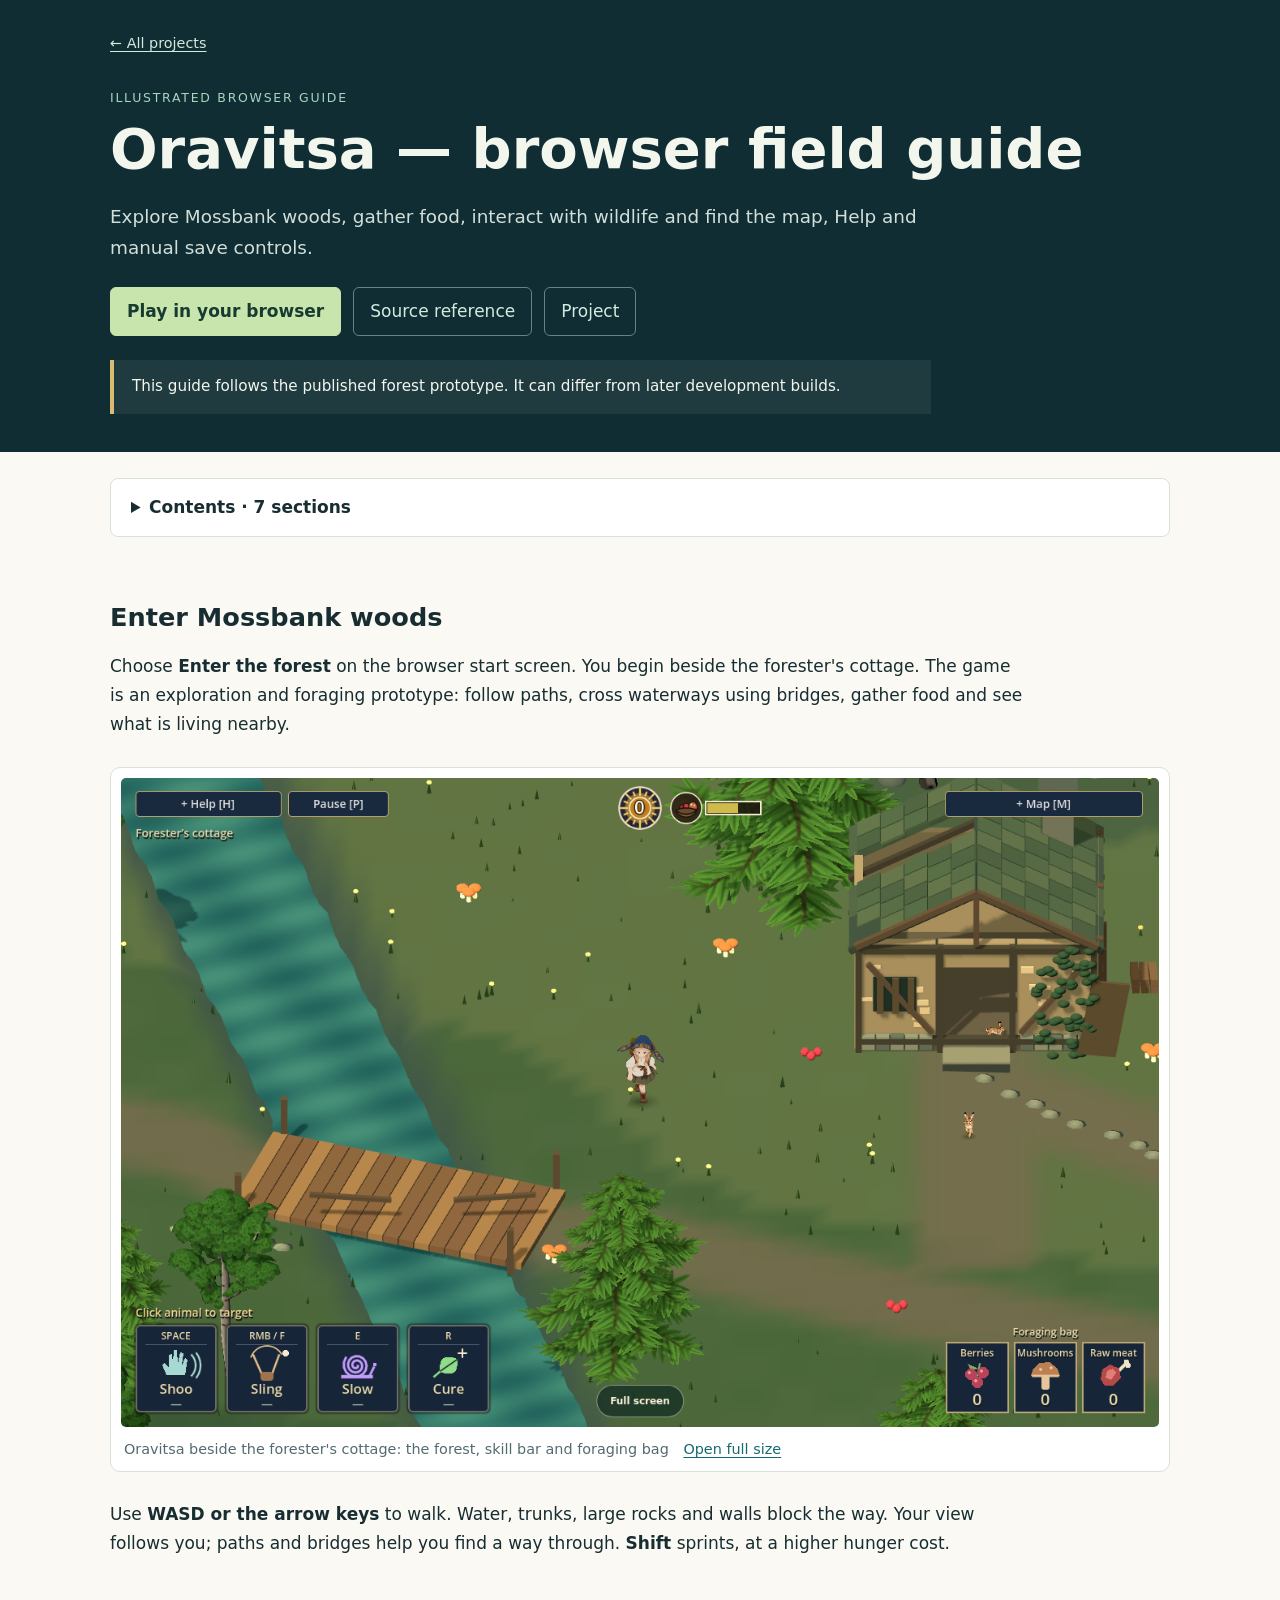
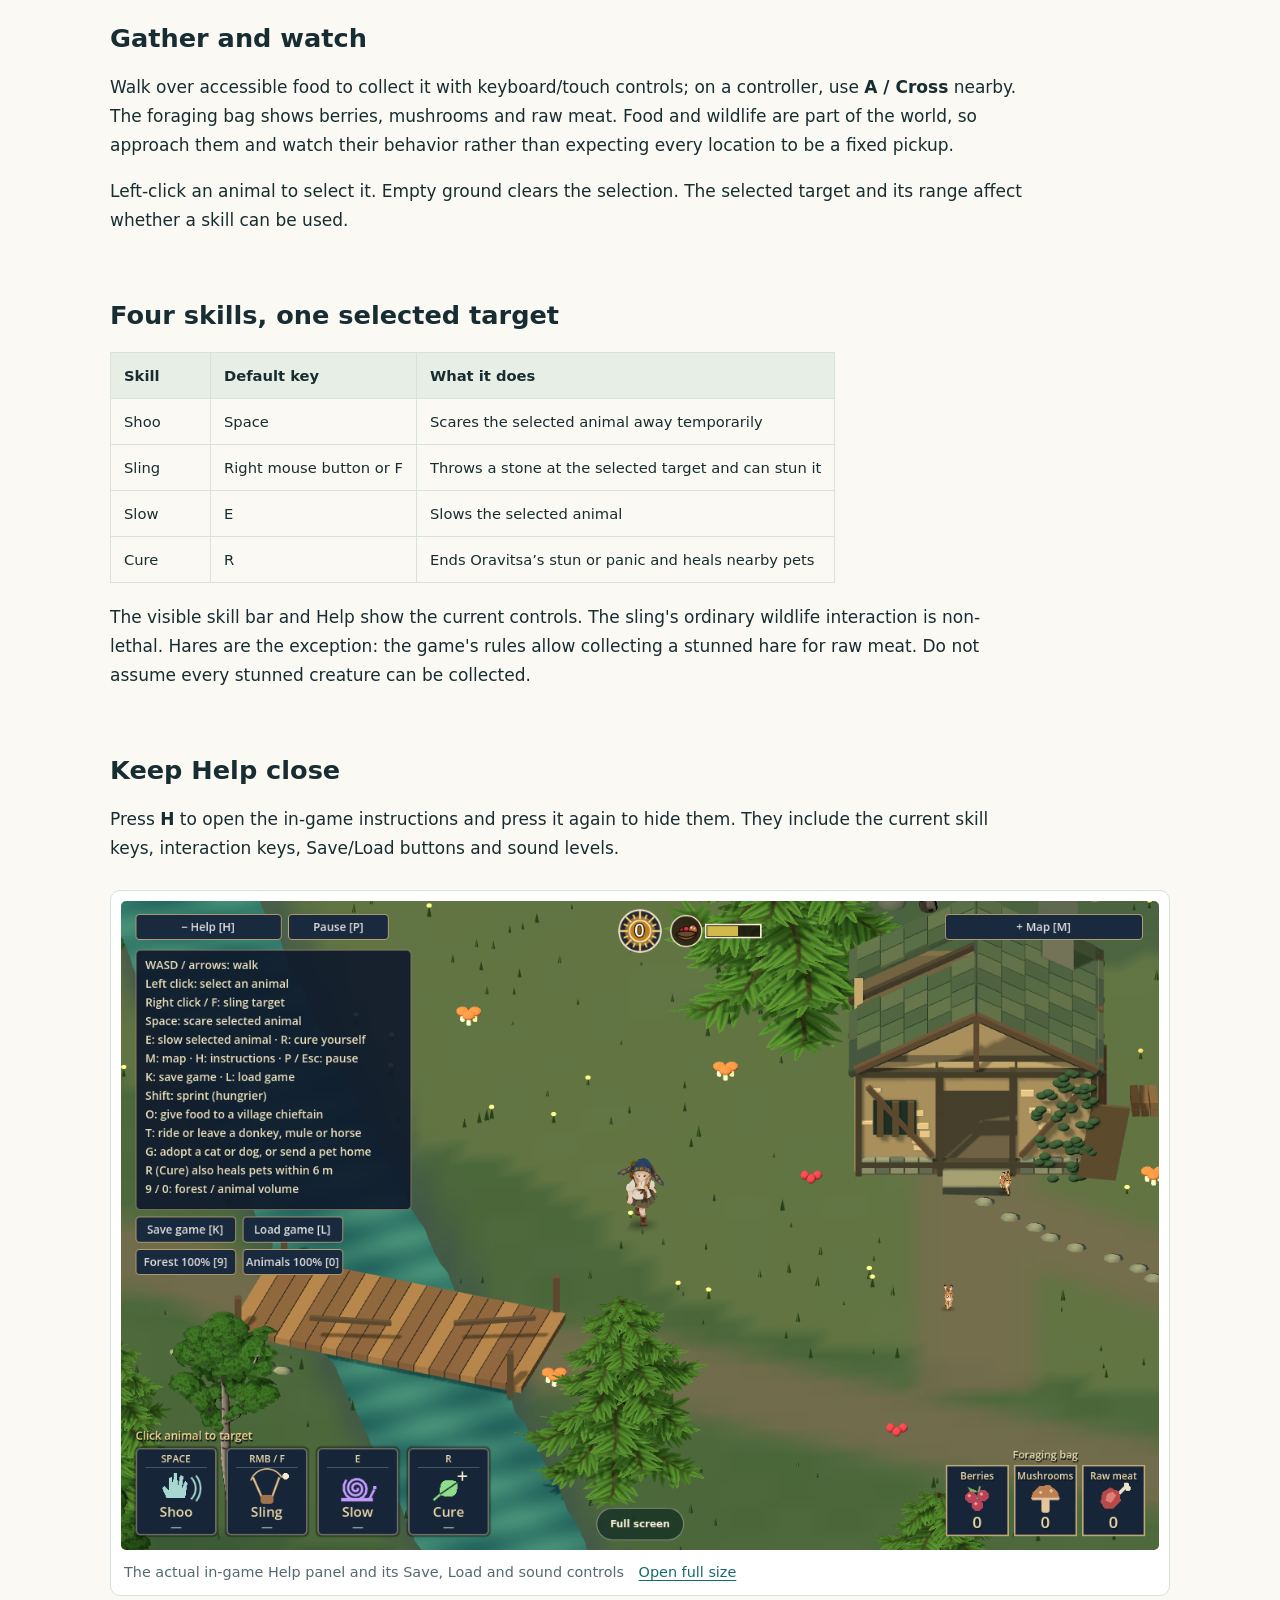
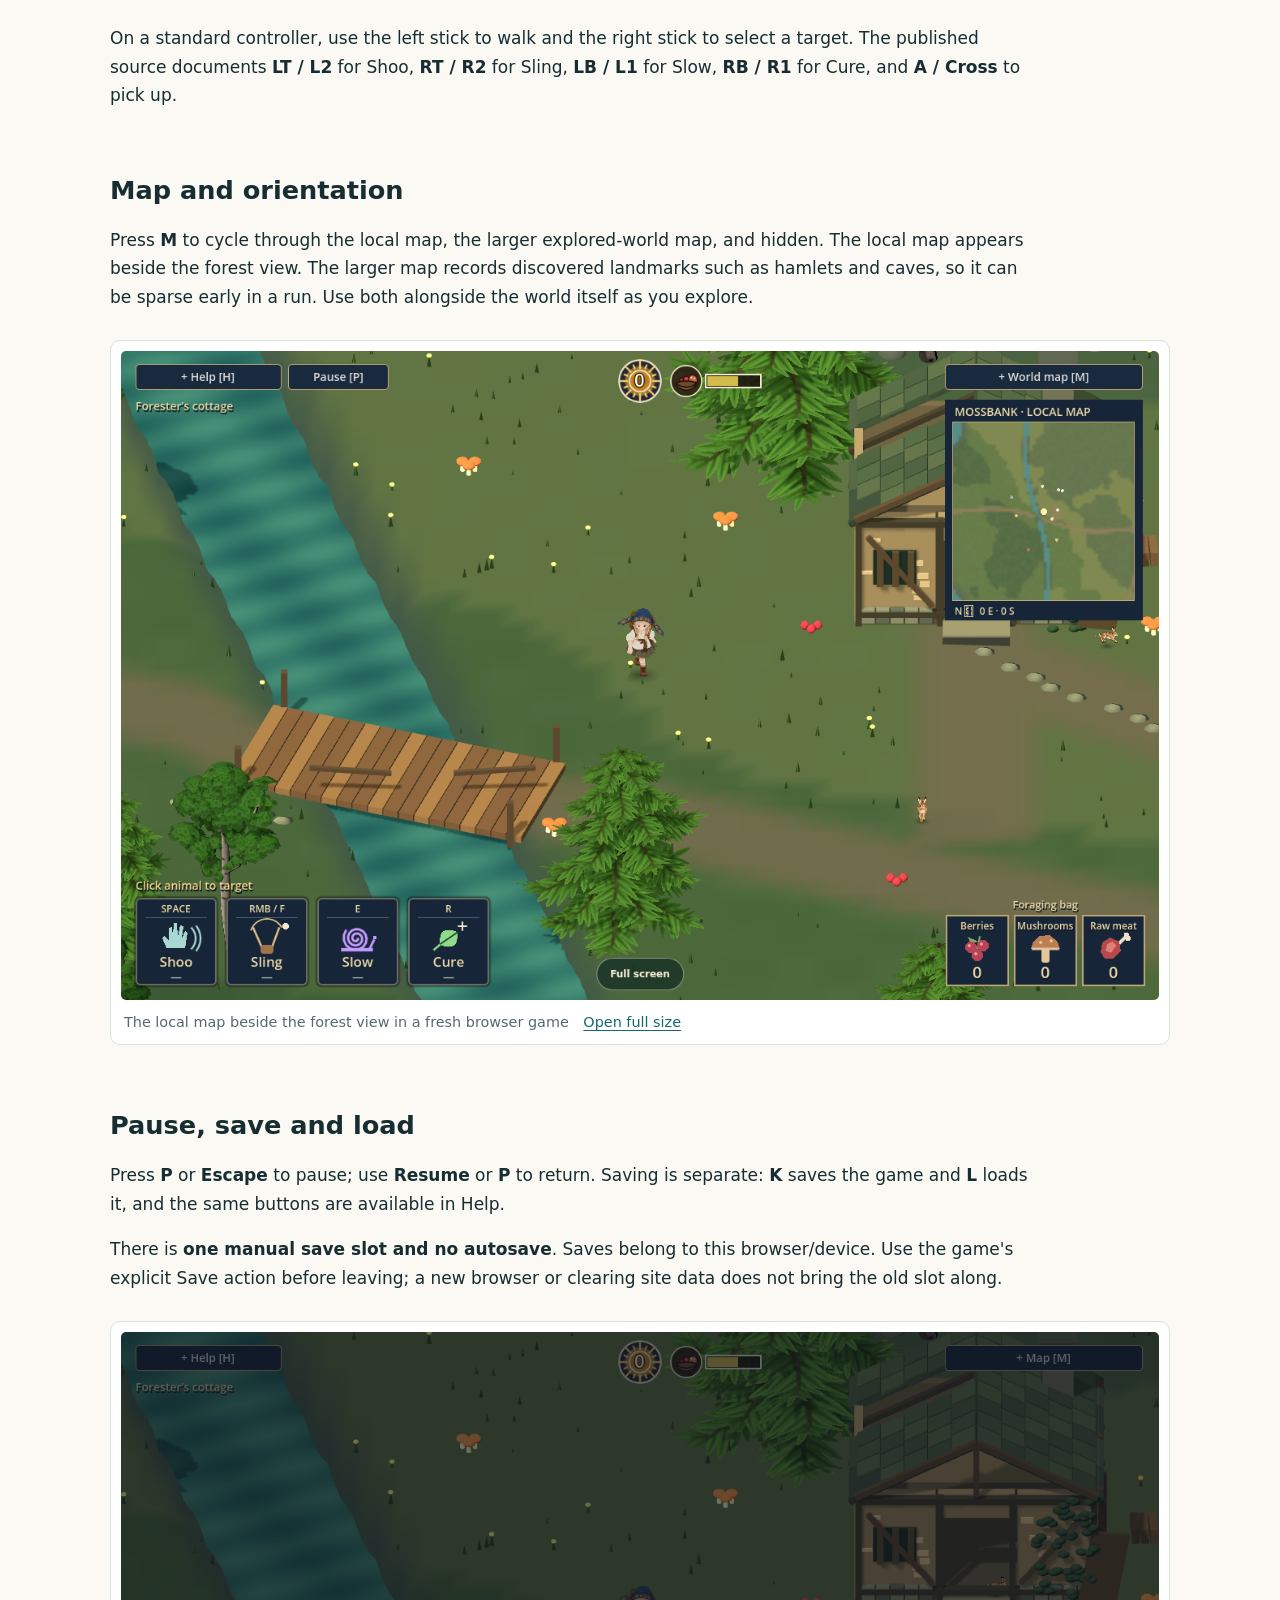
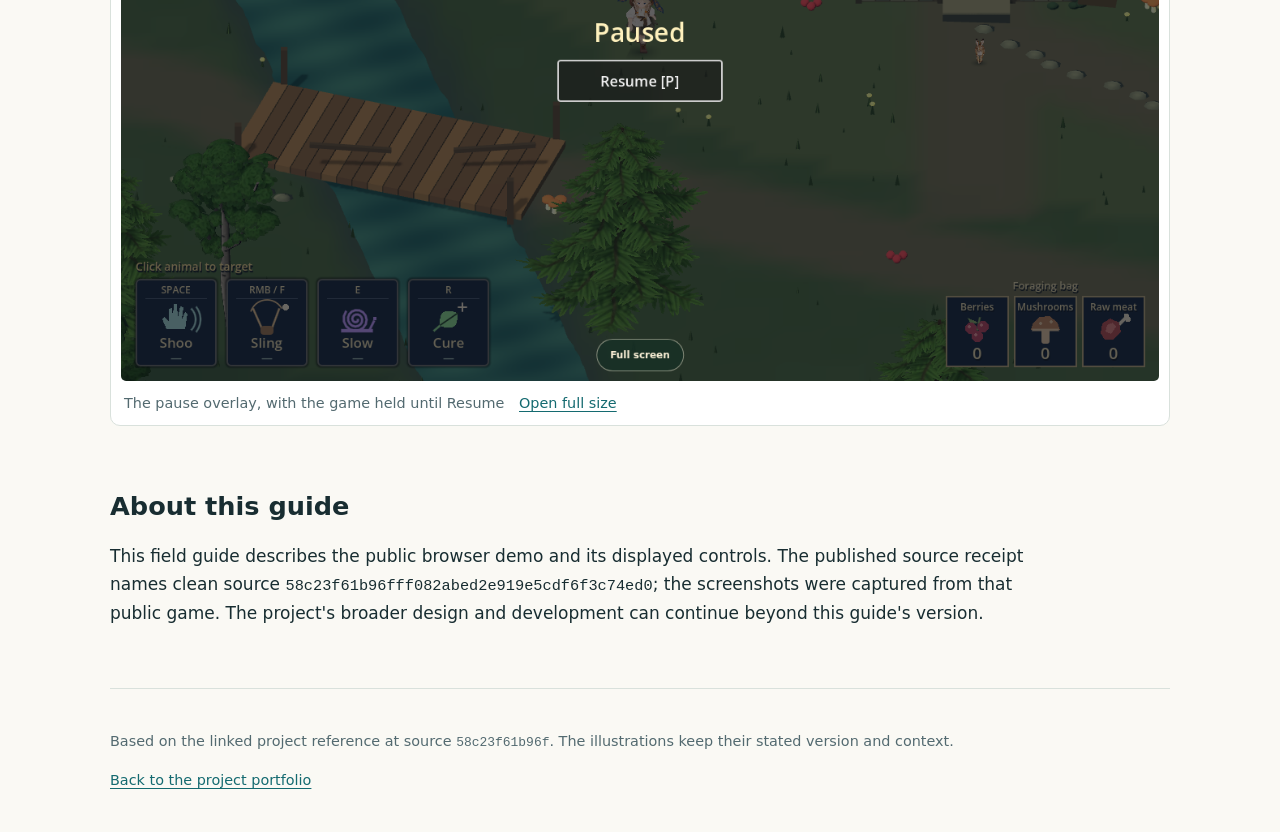
<file: guides/oravitsa/index.html>
<!doctype html>
<html lang="en"><head><meta charset="utf-8"><meta name="viewport" content="width=device-width,initial-scale=1"><title>Oravitsa — browser field guide — diegoami</title><meta name="description" content="Explore Mossbank woods, gather food, interact with wildlife and find the map, Help and manual save controls."><link rel="stylesheet" href="../guide.css"></head>
<body><header class="hero"><div class="wrap"><a class="back" href="../../">← All projects</a><p class="eyebrow">Illustrated browser guide</p><h1>Oravitsa — browser field guide</h1><p class="lead">Explore Mossbank woods, gather food, interact with wildlife and find the map, Help and manual save controls.</p><div class="actions"><a class="primary" href="https://diegoami.github.io/oravitsa/">Play in your browser</a><a href="https://github.com/diegoami/oravitsa/blob/58c23f61b96fff082abed2e919e5cdf6f3c74ed0/README.md">Source reference</a><a href="https://github.com/diegoami/oravitsa">Project</a></div><aside class="notice">This guide follows the published forest prototype. It can differ from later development builds.</aside></div></header>
<main class="wrap"><nav class="contents" aria-label="On this page"><details><summary>Contents · 7 sections</summary><ol><li class="level-2"><a href="#enter-mossbank-woods">Enter Mossbank woods</a></li><li class="level-2"><a href="#gather-and-watch">Gather and watch</a></li><li class="level-2"><a href="#four-skills-one-selected-target">Four skills, one selected target</a></li><li class="level-2"><a href="#keep-help-close">Keep Help close</a></li><li class="level-2"><a href="#map-and-orientation">Map and orientation</a></li><li class="level-2"><a href="#pause-save-and-load">Pause, save and load</a></li><li class="level-2"><a href="#about-this-guide">About this guide</a></li></ol></details></nav><article class="prose"><h2 id="enter-mossbank-woods">Enter Mossbank woods</h2>
<p>Choose <strong>Enter the forest</strong> on the browser start screen. You begin beside the forester&#39;s cottage. The game is an exploration and foraging prototype: follow paths, cross waterways using bridges, gather food and see what is living nearby.</p>
<figure><a href="images/forest.png" target="_blank" rel="noopener"><img src="images/forest.png" loading="lazy" alt="Oravitsa beside the forester&#39;s cottage: the forest, skill bar and foraging bag"></a><figcaption>Oravitsa beside the forester&#39;s cottage: the forest, skill bar and foraging bag <a href="images/forest.png" target="_blank" rel="noopener">Open full size</a></figcaption></figure>
<p>Use <strong>WASD or the arrow keys</strong> to walk. Water, trunks, large rocks and walls block the way. Your view follows you; paths and bridges help you find a way through. <strong>Shift</strong> sprints, at a higher hunger cost.</p>
<h2 id="gather-and-watch">Gather and watch</h2>
<p>Walk over accessible food to collect it with keyboard/touch controls; on a controller, use <strong>A / Cross</strong> nearby. The foraging bag shows berries, mushrooms and raw meat. Food and wildlife are part of the world, so approach them and watch their behavior rather than expecting every location to be a fixed pickup.</p>
<p>Left-click an animal to select it. Empty ground clears the selection. The selected target and its range affect whether a skill can be used.</p>
<h2 id="four-skills-one-selected-target">Four skills, one selected target</h2>
<table>
<thead>
<tr>
<th>Skill</th>
<th>Default key</th>
<th>What it does</th>
</tr>
</thead>
<tbody><tr>
<td>Shoo</td>
<td>Space</td>
<td>Scares the selected animal away temporarily</td>
</tr>
<tr>
<td>Sling</td>
<td>Right mouse button or F</td>
<td>Throws a stone at the selected target and can stun it</td>
</tr>
<tr>
<td>Slow</td>
<td>E</td>
<td>Slows the selected animal</td>
</tr>
<tr>
<td>Cure</td>
<td>R</td>
<td>Ends Oravitsa’s stun or panic and heals nearby pets</td>
</tr>
</tbody></table>
<p>The visible skill bar and Help show the current controls. The sling&#39;s ordinary wildlife interaction is non-lethal. Hares are the exception: the game&#39;s rules allow collecting a stunned hare for raw meat. Do not assume every stunned creature can be collected.</p>
<h2 id="keep-help-close">Keep Help close</h2>
<p>Press <strong>H</strong> to open the in-game instructions and press it again to hide them. They include the current skill keys, interaction keys, Save/Load buttons and sound levels.</p>
<figure><a href="images/help.png" target="_blank" rel="noopener"><img src="images/help.png" loading="lazy" alt="The actual in-game Help panel and its Save, Load and sound controls"></a><figcaption>The actual in-game Help panel and its Save, Load and sound controls <a href="images/help.png" target="_blank" rel="noopener">Open full size</a></figcaption></figure>
<p>On a standard controller, use the left stick to walk and the right stick to select a target. The published source documents <strong>LT / L2</strong> for Shoo, <strong>RT / R2</strong> for Sling, <strong>LB / L1</strong> for Slow, <strong>RB / R1</strong> for Cure, and <strong>A / Cross</strong> to pick up.</p>
<h2 id="map-and-orientation">Map and orientation</h2>
<p>Press <strong>M</strong> to cycle through the local map, the larger explored-world map, and hidden. The local map appears beside the forest view. The larger map records discovered landmarks such as hamlets and caves, so it can be sparse early in a run. Use both alongside the world itself as you explore.</p>
<figure><a href="images/map.png" target="_blank" rel="noopener"><img src="images/map.png" loading="lazy" alt="The local map beside the forest view in a fresh browser game"></a><figcaption>The local map beside the forest view in a fresh browser game <a href="images/map.png" target="_blank" rel="noopener">Open full size</a></figcaption></figure>
<h2 id="pause-save-and-load">Pause, save and load</h2>
<p>Press <strong>P</strong> or <strong>Escape</strong> to pause; use <strong>Resume</strong> or <strong>P</strong> to return. Saving is separate: <strong>K</strong> saves the game and <strong>L</strong> loads it, and the same buttons are available in Help.</p>
<p>There is <strong>one manual save slot and no autosave</strong>. Saves belong to this browser/device. Use the game&#39;s explicit Save action before leaving; a new browser or clearing site data does not bring the old slot along.</p>
<figure><a href="images/pause.png" target="_blank" rel="noopener"><img src="images/pause.png" loading="lazy" alt="The pause overlay, with the game held until Resume"></a><figcaption>The pause overlay, with the game held until Resume <a href="images/pause.png" target="_blank" rel="noopener">Open full size</a></figcaption></figure>
<h2 id="about-this-guide">About this guide</h2>
<p>This field guide describes the public browser demo and its displayed controls. The published source receipt names clean source <code>58c23f61b96fff082abed2e919e5cdf6f3c74ed0</code>; the screenshots were captured from that public game. The project&#39;s broader design and development can continue beyond this guide&#39;s version.</p>

</article></main>
<footer class="wrap"><p>Based on the linked project reference at source <code>58c23f61b96f</code>. The illustrations keep their stated version and context.</p><a href="../../">Back to the project portfolio</a></footer></body></html>
</file>
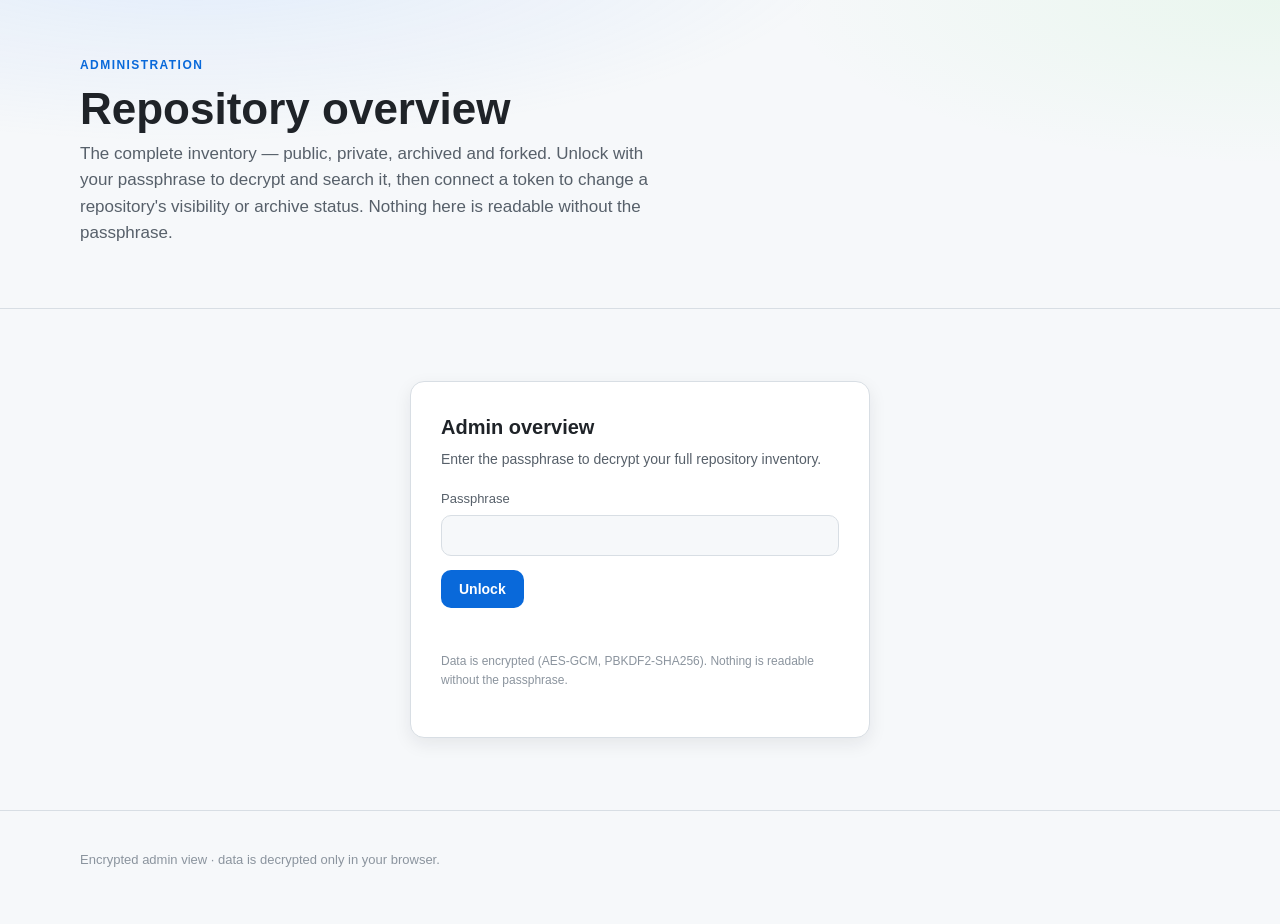
<file: admin.html>
<!doctype html>
<html lang="en">
<head>
  <meta charset="utf-8" />
  <meta name="viewport" content="width=device-width, initial-scale=1" />
  <title>Admin — repository overview</title>
  <meta name="robots" content="noindex, nofollow, noarchive" />
  <link rel="stylesheet" href="assets/styles.css" />
</head>
<body>
  <header class="hero">
    <div class="wrap hero-inner">
      <div class="eyebrow">Administration</div>
      <h1>Repository overview</h1>
      <p class="lead">
        The complete inventory — public, private, archived and forked. Unlock
        with your passphrase to decrypt and search it, then connect a token to
        change a repository's visibility or archive status. Nothing here is
        readable without the passphrase.
      </p>
    </div>
  </header>

  <main class="wrap">
    <div id="app"></div>
  </main>

  <footer>
    <div class="wrap">
      <p>Encrypted admin view · data is decrypted only in your browser.</p>
    </div>
  </footer>

  <script src="assets/admin.js"></script>
</body>
</html>
</file>
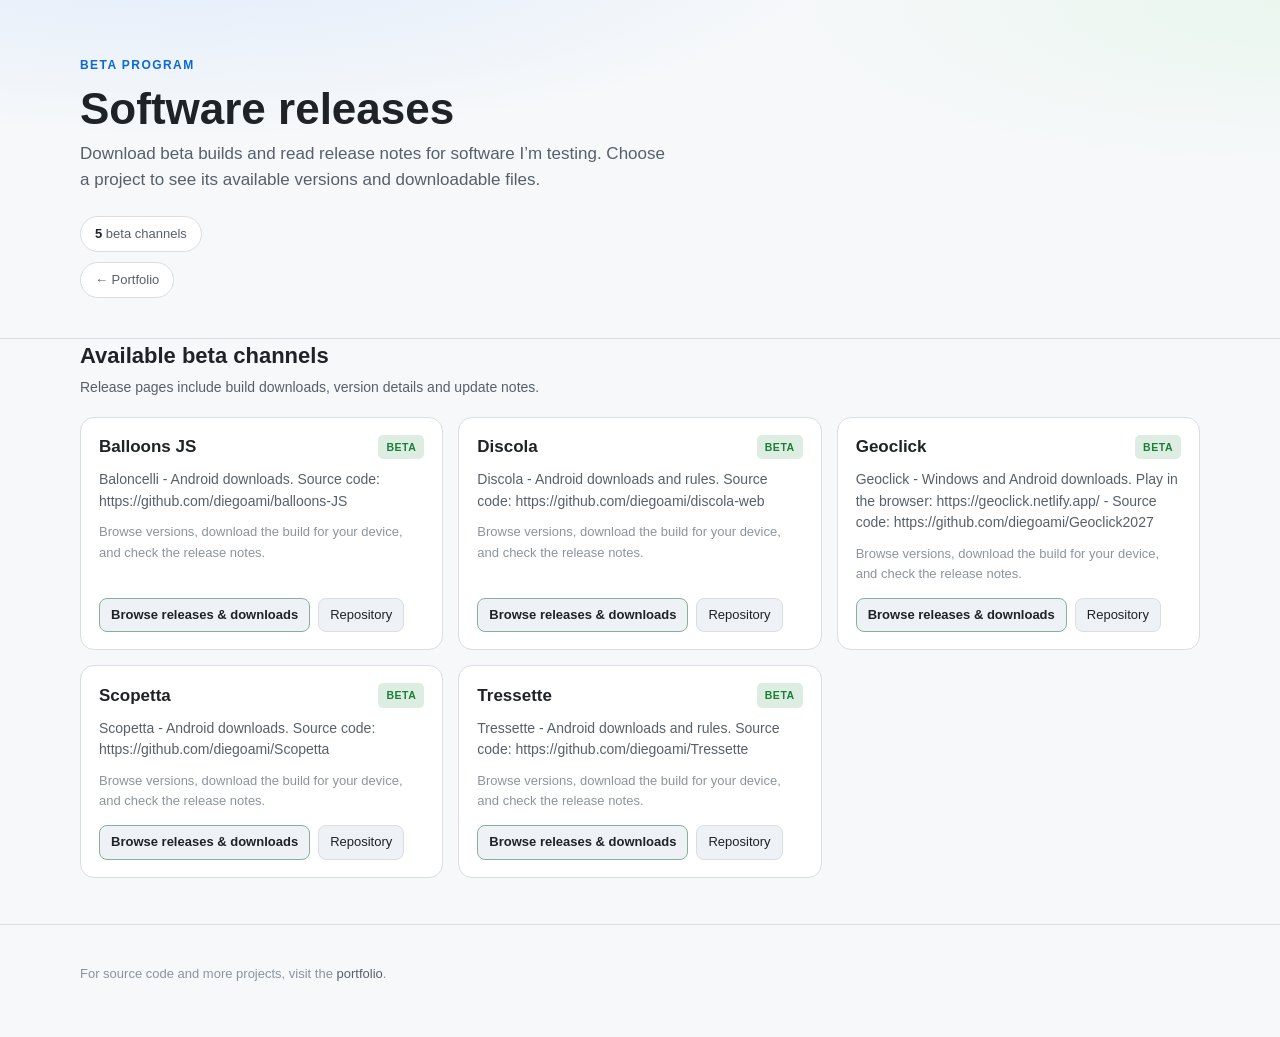
<file: releases.html>
<!doctype html>
<html lang="en">
<head>
  <meta charset="utf-8" />
  <meta name="viewport" content="width=device-width, initial-scale=1" />
  <title>Beta software releases — diegoami</title>
  <meta name="description" content="Beta software builds and release notes for projects by diegoami. Browse a project's GitHub releases to download the latest tester build." />
  <meta name="author" content="diegoami" />
  <meta property="og:title" content="Beta software releases — diegoami" />
  <meta property="og:description" content="Beta software builds and release notes for projects by diegoami." />
  <meta property="og:type" content="website" />
  <link rel="stylesheet" href="assets/styles.css" />
  <script>window.__SITE_MODE__ = "releases";</script>
</head>
<body>
  <header class="hero">
    <div class="wrap hero-inner">
      <div class="eyebrow">Beta program</div>
      <h1>Software releases</h1>
      <p class="lead">
        Download beta builds and read release notes for software I’m testing.
        Choose a project to see its available versions and downloadable files.
      </p>
      <div class="stats" id="release-stats" aria-live="polite"></div>
      <div class="stats" style="margin-top:10px">
        <a class="stat" href="index.html">← Portfolio</a>
      </div>
    </div>
  </header>

  <main class="wrap">
    <section class="section" aria-labelledby="release-heading">
      <div class="section-head">
        <h2 id="release-heading">Available beta channels</h2>
        <p>Release pages include build downloads, version details and update notes.</p>
      </div>
      <div class="grid" id="releases" aria-live="polite">
        <p class="empty">Loading release repositories…</p>
      </div>
    </section>
  </main>

  <footer>
    <div class="wrap">
      <p>For source code and more projects, visit the <a href="index.html">portfolio</a>.</p>
    </div>
  </footer>

  <script src="assets/releases.js"></script>
</body>
</html>
</file>
<file: assets/styles.css>
:root {
  --bg: #0d1117;
  --bg-elev: #161b22;
  --bg-elev-2: #1c2330;
  --border: #2d3540;
  --text: #e6edf3;
  --text-dim: #9aa7b4;
  --text-faint: #6e7d8c;
  --accent: #6ea8fe;
  --accent-2: #7ee787;
  --warn: #f0b429;
  --danger: #ff7b72;
  --radius: 14px;
  --shadow: 0 6px 24px rgba(0, 0, 0, 0.35);
  --max: 1160px;
}

@media (prefers-color-scheme: light) {
  :root {
    --bg: #f6f8fa;
    --bg-elev: #ffffff;
    --bg-elev-2: #eef2f6;
    --border: #d8dee4;
    --text: #1f2328;
    --text-dim: #57606a;
    --text-faint: #8b949e;
    --accent: #0969da;
    --accent-2: #1a7f37;
    --warn: #9a6700;
    --danger: #cf222e;
    --shadow: 0 6px 18px rgba(27, 31, 36, 0.08);
  }
}

* { box-sizing: border-box; }

html { scroll-behavior: smooth; }

body {
  margin: 0;
  background: var(--bg);
  color: var(--text);
  font: 16px/1.55 -apple-system, BlinkMacSystemFont, "Segoe UI", Roboto, Helvetica, Arial, sans-serif;
  -webkit-font-smoothing: antialiased;
}

a { color: var(--accent); text-decoration: none; }
a:hover { text-decoration: underline; }

.wrap { max-width: var(--max); margin: 0 auto; padding: 0 20px; }

/* ---------- Hero ---------- */
.hero {
  border-bottom: 1px solid var(--border);
  background:
    radial-gradient(1100px 340px at 15% -20%, rgba(110, 168, 254, 0.16), transparent 60%),
    radial-gradient(900px 300px at 100% 0%, rgba(126, 231, 135, 0.10), transparent 55%);
}
.hero-inner { padding: 56px 20px 40px; }
.eyebrow {
  text-transform: uppercase;
  letter-spacing: 0.12em;
  font-size: 12px;
  font-weight: 700;
  color: var(--accent);
}
.hero h1 { margin: 10px 0 8px; font-size: clamp(28px, 5vw, 44px); line-height: 1.1; }
.hero p.lead { max-width: 62ch; color: var(--text-dim); font-size: 17px; margin: 0 0 22px; }

.stats { display: flex; flex-wrap: wrap; gap: 10px; margin-top: 6px; }
.stat {
  background: var(--bg-elev);
  border: 1px solid var(--border);
  border-radius: 999px;
  padding: 7px 14px;
  font-size: 13px;
  color: var(--text-dim);
}
.stat b { color: var(--text); }

/* ---------- Admin banner ---------- */
.admin-banner {
  background: linear-gradient(90deg, rgba(240, 180, 41, 0.18), rgba(255, 123, 114, 0.14));
  border-bottom: 1px solid var(--border);
  color: var(--text);
  font-size: 14px;
  padding: 10px 0;
}
.admin-banner .wrap { display: flex; gap: 10px; align-items: center; flex-wrap: wrap; }
.admin-banner strong { color: var(--warn); }

/* ---------- Controls ---------- */
.controls {
  position: sticky;
  top: 0;
  z-index: 20;
  background: color-mix(in srgb, var(--bg) 88%, transparent);
  backdrop-filter: blur(10px);
  border-bottom: 1px solid var(--border);
  padding: 12px 0;
}
.controls-inner { display: flex; gap: 10px; flex-wrap: wrap; align-items: center; }
.controls input[type="search"] {
  flex: 1 1 240px;
  min-width: 180px;
  background: var(--bg-elev);
  border: 1px solid var(--border);
  color: var(--text);
  border-radius: 10px;
  padding: 10px 13px;
  font-size: 14px;
}
.controls select {
  background: var(--bg-elev);
  border: 1px solid var(--border);
  color: var(--text);
  border-radius: 10px;
  padding: 10px 12px;
  font-size: 14px;
}
.controls input:focus, .controls select:focus { outline: 2px solid var(--accent); outline-offset: 1px; }
.result-count { color: var(--text-faint); font-size: 13px; margin-left: auto; }

/* ---------- Sections ---------- */
main { padding: 32px 0 64px; }
.section { margin-bottom: 46px; scroll-margin-top: 84px; }
.section-head { margin-bottom: 18px; }
.section-head h2 { margin: 0 0 4px; font-size: 22px; display: flex; align-items: center; gap: 10px; }
.section-head h2 .count {
  font-size: 12px; font-weight: 600; color: var(--text-faint);
  border: 1px solid var(--border); border-radius: 999px; padding: 2px 9px;
}
.section-head p { margin: 0; color: var(--text-dim); font-size: 14px; }
.status-section { border-top: 3px solid var(--border); padding-top: 20px; }
.status-section.status-mature { border-color: var(--accent-2); }
.status-section.status-wip { border-color: var(--warn); }
.status-section.status-demo { border-color: var(--accent); }
.status-section.status-tools { border-color: var(--accent); }
.badge.status-mature { color: var(--accent-2); }
.badge.status-wip { color: var(--warn); }
.badge.status-demo { color: var(--accent); }
.badge.status-tools { color: var(--accent); }
.links a.live { font-weight: 700; }
.status-section .card-top { flex-direction: column; }

.subsection { margin: 0 0 26px; }
.subsection h3 {
  margin: 0 0 12px;
  font-size: 13px;
  text-transform: uppercase;
  letter-spacing: 0.08em;
  color: var(--text-faint);
  font-weight: 700;
}

/* ---------- Cards ---------- */
.grid { display: grid; gap: 15px; grid-template-columns: repeat(auto-fill, minmax(310px, 1fr)); }
.grid.featured { grid-template-columns: repeat(auto-fill, minmax(340px, 1fr)); }

.card {
  background: var(--bg-elev);
  border: 1px solid var(--border);
  border-radius: var(--radius);
  padding: 17px 18px;
  display: flex;
  flex-direction: column;
  gap: 10px;
  transition: transform 0.14s ease, border-color 0.14s ease, box-shadow 0.14s ease;
}
.card:hover { transform: translateY(-3px); border-color: color-mix(in srgb, var(--accent) 55%, var(--border)); box-shadow: var(--shadow); }
.card.featured { padding: 20px; }
.card.is-private { border-left: 3px solid var(--danger); }
.card.is-archived { border-left: 3px solid var(--text-faint); opacity: 0.92; }
.card.is-fork { border-left: 3px solid var(--warn); }

.card-top { display: flex; align-items: flex-start; gap: 10px; justify-content: space-between; }
.card h4 { margin: 0; font-size: 16px; line-height: 1.25; word-break: break-word; }
.card h4 a { color: var(--text); }
.card h4 a:hover { color: var(--accent); text-decoration: none; }
.card .summary { margin: 0; color: var(--text-dim); font-size: 14px; }
.card.featured .summary { font-size: 14.5px; }

/* ---------- Beta release directory ---------- */
#releases.grid { grid-template-columns: repeat(auto-fill, minmax(min(100%, 310px), 1fr)); }
.release-card h3 { margin: 0; font-size: 17px; line-height: 1.25; }
.release-card .card-top { align-items: center; }
.release-badge { color: var(--accent-2); background: color-mix(in srgb, var(--accent-2) 14%, transparent); border-color: color-mix(in srgb, var(--accent-2) 38%, transparent); }
.release-hint { margin: 0; color: var(--text-faint); font-size: 13px; }

.meta { display: flex; flex-wrap: wrap; gap: 6px 12px; color: var(--text-faint); font-size: 12.5px; align-items: center; }
.lang-dot { width: 9px; height: 9px; border-radius: 50%; display: inline-block; margin-right: 5px; vertical-align: middle; }

.tags { display: flex; flex-wrap: wrap; gap: 6px; }
.tag {
  font-size: 11.5px;
  color: var(--text-dim);
  background: var(--bg-elev-2);
  border: 1px solid var(--border);
  border-radius: 999px;
  padding: 3px 9px;
  cursor: pointer;
}
.tag:hover { color: var(--text); border-color: var(--accent); }

.badges { display: flex; flex-wrap: wrap; gap: 5px; }
.badge {
  font-size: 10.5px; font-weight: 700; text-transform: uppercase; letter-spacing: 0.05em;
  border-radius: 5px; padding: 3px 7px; border: 1px solid transparent;
}
.badge.private { background: color-mix(in srgb, var(--danger) 18%, transparent); color: var(--danger); border-color: color-mix(in srgb, var(--danger) 40%, transparent); }
.badge.archived { background: color-mix(in srgb, var(--text-faint) 18%, transparent); color: var(--text-dim); border-color: var(--border); }
.badge.fork { background: color-mix(in srgb, var(--warn) 16%, transparent); color: var(--warn); border-color: color-mix(in srgb, var(--warn) 40%, transparent); }
.badge.make-public { background: color-mix(in srgb, var(--accent-2) 16%, transparent); color: var(--accent-2); border-color: color-mix(in srgb, var(--accent-2) 40%, transparent); }

.links { display: flex; flex-wrap: wrap; gap: 8px; margin-top: auto; padding-top: 4px; }
.links a {
  font-size: 13px; border: 1px solid var(--border); border-radius: 8px; padding: 6px 11px;
  color: var(--text); background: var(--bg-elev-2); display: inline-flex; align-items: center; gap: 6px;
}
.links a:hover { border-color: var(--accent); color: var(--accent); text-decoration: none; }
.links a.live { border-color: color-mix(in srgb, var(--accent-2) 45%, var(--border)); }

.reason {
  font-size: 12.5px;
  color: var(--text-faint);
  border-top: 1px dashed var(--border);
  padding-top: 9px;
  margin-top: 2px;
}
.reason b { color: var(--text-dim); }

.empty { color: var(--text-faint); padding: 18px 0; }

/* ---------- Legend ---------- */
.legend { display: flex; flex-wrap: wrap; gap: 8px; margin: 0 0 28px; }
.legend .badge { cursor: default; }

footer {
  border-top: 1px solid var(--border);
  color: var(--text-faint);
  font-size: 13px;
  padding: 26px 0 40px;
}
footer a { color: var(--text-dim); }

/* ---------- Passphrase gate (admin) ---------- */
.gate {
  max-width: 460px;
  margin: 72px auto;
  background: var(--bg-elev);
  border: 1px solid var(--border);
  border-radius: var(--radius);
  padding: 30px;
  box-shadow: var(--shadow);
}
.gate h2 { margin: 0 0 6px; font-size: 20px; }
.gate p { color: var(--text-dim); font-size: 14px; margin: 0 0 18px; }
.gate label { display: block; font-size: 13px; color: var(--text-dim); margin-bottom: 6px; }
.gate input {
  width: 100%;
  background: var(--bg);
  border: 1px solid var(--border);
  color: var(--text);
  border-radius: 10px;
  padding: 11px 13px;
  font-size: 15px;
  margin-bottom: 14px;
}
.gate button, .btn {
  background: var(--accent);
  color: #fff;
  border: 0;
  border-radius: 10px;
  padding: 11px 18px;
  font-size: 14px;
  font-weight: 600;
  cursor: pointer;
}
.gate button:hover, .btn:hover { filter: brightness(1.08); }
.gate .error { color: var(--danger); font-size: 13px; margin-top: 12px; min-height: 18px; }
.gate .hint { color: var(--text-faint); font-size: 12px; margin-top: 14px; }

/* ---------- Dashboard (admin) ---------- */
.panels { display: grid; gap: 15px; grid-template-columns: repeat(auto-fit, minmax(260px, 1fr)); margin-bottom: 28px; }
.panel { background: var(--bg-elev); border: 1px solid var(--border); border-radius: var(--radius); padding: 16px 18px; }
.panel h3 { margin: 0 0 12px; font-size: 14px; text-transform: uppercase; letter-spacing: 0.06em; color: var(--text-faint); }
.bar-row { display: grid; grid-template-columns: 130px 1fr 44px; align-items: center; gap: 10px; font-size: 13px; margin-bottom: 7px; }
.bar-row .bar-label { color: var(--text-dim); white-space: nowrap; overflow: hidden; text-overflow: ellipsis; }
.bar-track { background: var(--bg-elev-2); border-radius: 999px; height: 8px; overflow: hidden; }
.bar-fill { height: 100%; border-radius: 999px; background: linear-gradient(90deg, var(--accent), var(--accent-2)); }
.bar-row .bar-num { text-align: right; color: var(--text-faint); }

/* ---------- Table (admin) ---------- */
.table-wrap { overflow: auto; border: 1px solid var(--border); border-radius: var(--radius); background: var(--bg-elev); }
table.repos { width: 100%; border-collapse: collapse; font-size: 13px; min-width: 900px; }
table.repos th, table.repos td { padding: 9px 12px; text-align: left; border-bottom: 1px solid var(--border); vertical-align: top; }
table.repos thead th { position: sticky; top: 0; background: var(--bg-elev-2); color: var(--text-dim); font-size: 11.5px; text-transform: uppercase; letter-spacing: 0.05em; z-index: 1; }
table.repos tbody tr:hover { background: color-mix(in srgb, var(--accent) 7%, transparent); }
table.repos td.name a { color: var(--text); font-weight: 600; }
table.repos td.name a:hover { color: var(--accent); }
table.repos .cell-tags { color: var(--text-faint); font-size: 12px; }
table.repos .why { color: var(--text-faint); font-size: 12px; max-width: 320px; }

/* ---------- Full index (public appendix) ---------- */
details.appendix {
  border: 1px solid var(--border);
  border-radius: var(--radius);
  background: var(--bg-elev);
  padding: 4px 18px 10px;
  margin-top: 10px;
}
details.appendix > summary {
  cursor: pointer;
  font-weight: 600;
  font-size: 15px;
  padding: 14px 0;
  list-style: none;
}
details.appendix > summary::-webkit-details-marker { display: none; }
details.appendix > summary::before { content: "▸ "; color: var(--accent); }
details.appendix[open] > summary::before { content: "▾ "; }
details.appendix .appendix-note { color: var(--text-faint); font-size: 13px; margin: 0 0 14px; }
.index-group { margin-bottom: 18px; }
.index-group h4 { margin: 0 0 8px; font-size: 12px; text-transform: uppercase; letter-spacing: 0.07em; color: var(--text-faint); }
.index-rows { display: grid; gap: 2px; }
.index-row {
  display: grid;
  grid-template-columns: minmax(180px, 1.4fr) 110px 1fr auto;
  gap: 12px;
  align-items: baseline;
  padding: 6px 4px;
  border-bottom: 1px dashed var(--border);
  font-size: 13.5px;
}
.index-row:last-child { border-bottom: 0; }
.index-row .idx-name { font-weight: 600; }
.index-row .idx-name a { color: var(--text); }
.index-row .idx-name a:hover { color: var(--accent); }
.index-row .idx-lang { color: var(--text-faint); font-size: 12.5px; }
.index-row .idx-desc { color: var(--text-dim); font-size: 12.5px; overflow: hidden; text-overflow: ellipsis; white-space: nowrap; }
.index-row .idx-links a { font-size: 12px; margin-left: 10px; color: var(--text-dim); }
.index-row .idx-links a:hover { color: var(--accent); }
.index-row .legacy-flag { color: var(--warn); font-size: 10.5px; font-weight: 700; text-transform: uppercase; margin-left: 8px; }

@media (max-width: 560px) {
  .hero-inner { padding: 40px 20px 30px; }
  .controls { position: static; }
  .grid { grid-template-columns: 1fr; }
  .result-count { width: 100%; margin-left: 0; }
  .index-row { grid-template-columns: 1fr; gap: 2px; }
  .index-row .idx-desc { white-space: normal; }
}

/* ---------- Admin write actions ---------- */
.conn-row { display: flex; gap: 10px; flex-wrap: wrap; align-items: center; margin-bottom: 10px; }
.conn-row input {
  flex: 1 1 280px;
  min-width: 200px;
  background: var(--bg);
  border: 1px solid var(--border);
  color: var(--text);
  border-radius: 10px;
  padding: 9px 12px;
  font-size: 14px;
}
.conn-state { font-size: 13px; color: var(--text-dim); display: flex; align-items: center; gap: 8px; }
.btn.small { padding: 5px 10px; font-size: 12px; font-weight: 600; border-radius: 7px; }
.btn.ghost { background: transparent; color: var(--text); border: 1px solid var(--border); }
.btn.ghost:hover { border-color: var(--accent); color: var(--accent); filter: none; }
.btn:disabled { opacity: 0.45; cursor: not-allowed; }
.row-actions { display: flex; gap: 6px; flex-wrap: wrap; }
.status { font-size: 13px; margin-top: 8px; min-height: 16px; }
.status.ok { color: var(--accent-2); }
.status.err { color: var(--danger); }
table.repos tr.dirty { background: color-mix(in srgb, var(--warn) 10%, transparent); }
.changed-flag { color: var(--warn); }

.hero-actions { display: flex; flex-wrap: wrap; gap: 10px; margin: 0 0 18px; }
.hero-actions .btn { display: inline-block; text-decoration: none; }
</file>
<file: guides/guide.css>
:root{color-scheme:light;--ink:#182d31;--muted:#536a70;--accent:#146a70;--paper:#faf9f4;--line:#d9e1dc;font-family:system-ui,-apple-system,BlinkMacSystemFont,"Segoe UI",sans-serif}*{box-sizing:border-box}html{scroll-padding-top:24px}body{margin:0;background:var(--paper);color:var(--ink);font-size:17px;line-height:1.7}.wrap{width:min(1060px,calc(100% - 40px));margin-inline:auto}.hero{background:#102d33;color:#f2f6ed;padding:28px 0 38px}.hero a{color:#d3eade}.back{font-size:.9rem}.eyebrow{color:#a8d5be;text-transform:uppercase;letter-spacing:.14em;font-size:.78rem;margin:30px 0 10px}h1{font-size:clamp(2rem,5vw,3.5rem);line-height:1.12;max-width:25ch;margin:0 0 20px}.lead{max-width:75ch;font-size:1.15rem;color:#d1dfda}.actions{display:flex;gap:12px;flex-wrap:wrap;margin-top:24px}.actions a{border:1px solid #608582;padding:9px 16px;border-radius:6px;text-decoration:none}.actions .primary{background:#c8e5ad;color:#173b31;border-color:#c8e5ad;font-weight:700}.notice{margin-top:24px;padding:14px 18px;border-left:4px solid #dabb72;background:#203b40;max-width:85ch;font-size:.95rem}.contents{margin:26px 0;border:1px solid var(--line);border-radius:8px;padding:14px 20px;background:white}.contents summary{cursor:pointer;font-weight:650}.contents ol{padding-left:22px;columns:2;column-gap:36px}.contents li{break-inside:avoid;margin:5px 0}.contents .level-3{font-size:.9rem}.prose{min-width:0;overflow-wrap:anywhere}.prose>p,.prose>ul,.prose>ol{max-width:85ch}h2{margin:2.5em 0 .7em;line-height:1.3;font-size:1.6rem}h3{margin:2em 0 .6em;line-height:1.35;font-size:1.2rem}a{color:var(--accent);text-underline-offset:3px}figure{margin:28px 0;background:#fff;border:1px solid var(--line);padding:10px;border-radius:10px}figure img{display:block;width:100%;height:auto;border-radius:5px}figcaption{padding:10px 3px 0;color:var(--muted);font-size:.9rem}figcaption a{margin-left:10px;white-space:nowrap}.prose img{max-width:100%;height:auto}pre{padding:18px;background:#eaf0eb;border-radius:7px;overflow:auto;font-size:.86rem}code{font-size:.9em;overflow-wrap:anywhere}.prose table{display:block;max-width:100%;overflow:auto;border-collapse:collapse;font-size:.92rem;margin-block:20px}.prose th,.prose td{border:1px solid var(--line);padding:10px 13px;min-width:100px;text-align:left;vertical-align:top}.prose th{background:#e7eee5}.prose blockquote{margin:24px 0;border-left:4px solid #92b59e;padding:1px 20px;color:var(--muted)}footer{border-top:1px solid var(--line);padding-block:25px 40px;margin-top:60px;font-size:.9rem;color:var(--muted)}:focus-visible{outline:3px solid #b27d19;outline-offset:4px}@media(max-width:640px){body{font-size:16px}.wrap{width:calc(100% - 28px)}.hero{padding-top:20px}.contents ol{columns:1}figure{padding:6px;margin-inline:0}h2{font-size:1.4rem}.actions a{padding:9px 12px}.prose th,.prose td{min-width:90px}}@media print{.hero{background:white;color:#182d31}.hero a,.lead,.eyebrow{color:#182d31}.contents,.actions,.back{display:none}.notice{background:#eee;color:#182d31}figure{break-inside:avoid}a{color:inherit}}

.guide-grid{display:grid;grid-template-columns:repeat(2,minmax(0,1fr));gap:22px;margin-top:30px}.guide-card{padding:24px;border:1px solid var(--line);background:white;border-radius:10px}.guide-card .eyebrow{color:var(--accent);margin-top:0}.guide-card h2{margin-top:0}@media(max-width:700px){.guide-grid{grid-template-columns:1fr}}
</file>
